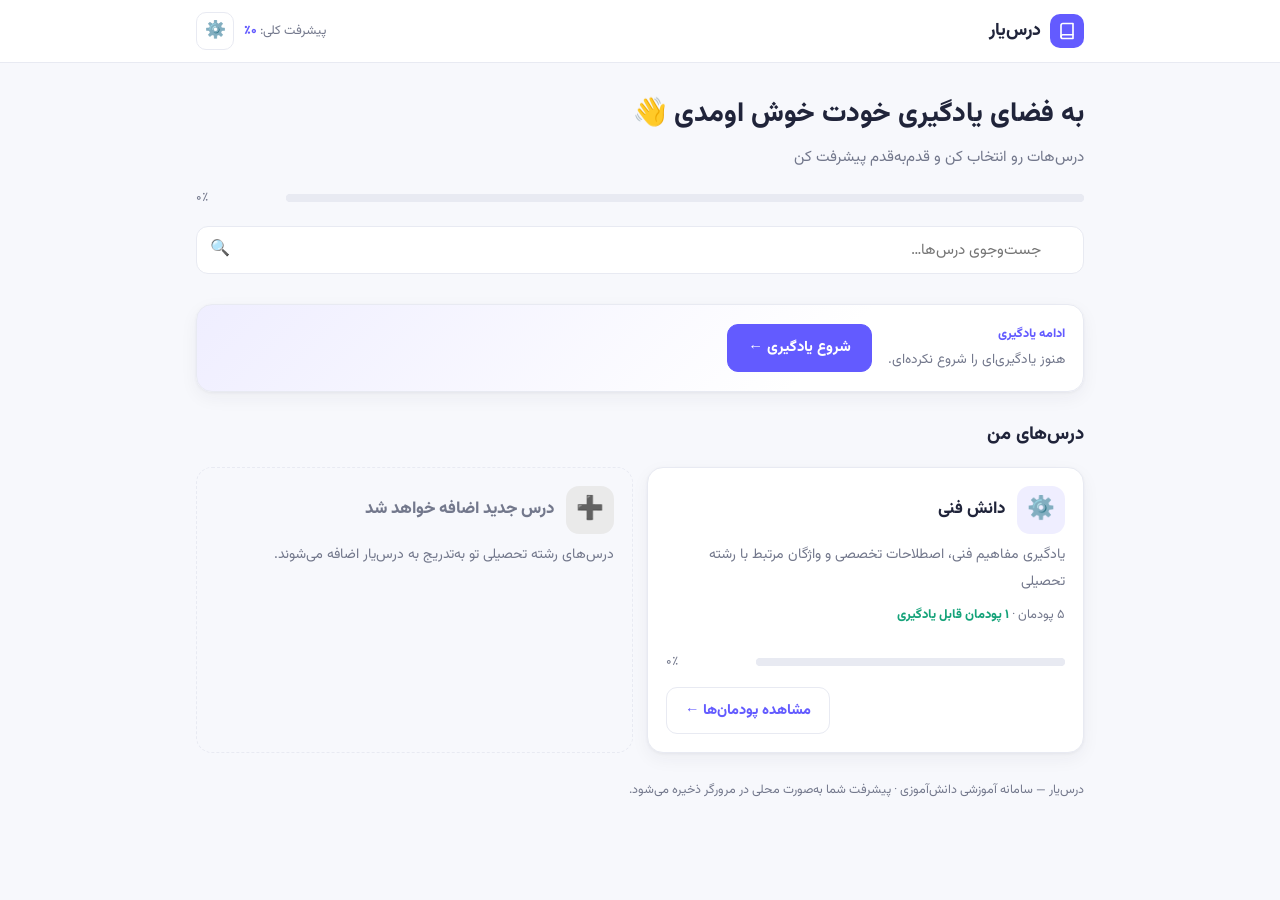
<file: index.html>
<!DOCTYPE html>
<html lang="fa" dir="rtl">
<head>
<meta charset="UTF-8">
<meta name="viewport" content="width=device-width, initial-scale=1.0">
<meta name="description" content="درس‌یار — سامانه آموزشی دانش‌آموزی: درس‌های خود را انتخاب کنید، وارد پودمان‌ها شوید و قدم‌به‌قدم پیشرفت کنید.">
<title>درس‌یار — فضای یادگیری تو</title>
<link rel="preload" href="fonts/Vazirmatn-Regular.woff2" as="font" type="font/woff2" crossorigin>
<link rel="preload" href="fonts/Vazirmatn-ExtraBold.woff2" as="font" type="font/woff2" crossorigin>
<link rel="stylesheet" href="darsyar.css">
<style>
  @font-face{
    font-family:"Vazirmatn";
    src:url("fonts/Vazirmatn-Regular.woff2") format("woff2-variations");
    font-weight:400;font-style:normal;font-display:swap;
  }
  @font-face{
    font-family:"Vazirmatn";
    src:url("fonts/Vazirmatn-ExtraBold.woff2") format("woff2-variations");
    font-weight:800;font-style:normal;font-display:swap;
  }
</style>
</head>
<body>

<header class="site-header">
  <div class="wrap head-row">
    <a class="brand" href="index.html">
      <span class="logo" aria-hidden="true">
        <svg width="18" height="18" viewBox="0 0 24 24" fill="none" stroke="currentColor" stroke-width="2.2" stroke-linecap="round" stroke-linejoin="round"><path d="M4 19.5A2.5 2.5 0 0 1 6.5 17H20"/><path d="M6.5 2H20v20H6.5A2.5 2.5 0 0 1 4 19.5v-15A2.5 2.5 0 0 1 6.5 2z"/></svg>
      </span>
      درس‌یار
    </a>
    <div class="head-tools">
      <span class="overall-chip" id="head-progress"></span>
      <button class="icon-btn" id="btn-settings" aria-label="تنظیمات" title="تنظیمات">⚙️</button>
    </div>
  </div>
</header>

<main class="wrap">
  <section class="hero">
    <h1>به فضای یادگیری خودت خوش اومدی 👋</h1>
    <p class="sub">درس‌هات رو انتخاب کن و قدم‌به‌قدم پیشرفت کن</p>
    <div class="overall-wrap">
      <progress id="overall-progress" value="0" max="100" aria-label="پیشرفت کلی"></progress>
      <span class="progress-label" id="overall-label">۰٪</span>
    </div>
    <div class="search-wrap">
      <input type="search" id="course-search" placeholder="جست‌وجوی درس‌ها…" aria-label="جست‌وجوی درس‌ها">
      <span class="icon" aria-hidden="true">🔍</span>
    </div>
  </section>

  <section class="continue" id="continue-card" aria-live="polite"></section>

  <section>
    <div class="sec-head">
      <h2>درس‌های من</h2>
    </div>
    <div class="courses" id="courses"></div>
    <div class="empty" id="courses-empty" hidden>درسی مطابق جست‌وجو پیدا نشد.</div>
  </section>
</main>

<dialog id="settings-dialog">
  <h3>تنظیمات</h3>
  <p id="settings-progress"></p>
  <p>پیشرفت تو فقط در همین مرورگر (localStorage) ذخیره می‌شود؛ پاک‌کردن داده‌های مرورگر، پیشرفت را هم حذف می‌کند.</p>
  <div class="actions">
    <button class="btn-danger" id="btn-reset-all">پاک‌کردن کل پیشرفت</button>
    <button class="btn-plain" id="btn-close-settings">بستن</button>
  </div>
</dialog>

<footer>
  درس‌یار — سامانه آموزشی دانش‌آموزی · پیشرفت شما به‌صورت محلی در مرورگر ذخیره می‌شود.
</footer>

<script src="darsyar-data.js"></script>
<script>
"use strict";
const $id = (id) => document.getElementById(id);
const FA_D = "۰۱۲۳۴۵۶۷۸۹";
const faNum = (v) => String(v).replace(/\d/g, (d) => FA_D[+d]);

function overall(){
  let learned = 0, total = 0;
  DARSYAR.courses.forEach(c => {
    const p = darsyarOverallProgress(c);
    learned += p.learned; total += p.total;
  });
  return { learned, total, pct: total ? Math.round((learned / total) * 100) : 0 };
}

function renderOverall(){
  const o = overall();
  $id("overall-progress").value = o.pct;
  $id("overall-label").textContent = faNum(o.pct) + "٪";
  $id("head-progress").innerHTML = "پیشرفت کلی: <b>" + faNum(o.pct) + "٪</b>";
  $id("settings-progress").textContent =
    "تا این لحظه " + faNum(o.learned) + " مورد از " + faNum(o.total) + " مورد را یاد گرفته‌ای.";
}

/* ---------- ادامه یادگیری ---------- */
function renderContinue(){
  const box = $id("continue-card");
  let last = null;
  try { last = JSON.parse(localStorage.getItem("darsyar_last") || "null"); } catch(e){ last = null; }
  box.textContent = "";
  if (last && last.url){
    const info = document.createElement("div");
    info.className = "info";
    info.append(Object.assign(document.createElement("div"), { className:"label", textContent:"ادامه یادگیری" }));
    info.append(Object.assign(document.createElement("div"), { className:"title", textContent:last.title }));
    const status = document.createElement("span");
    status.className = "status";
    status.textContent = "در حال یادگیری";
    const btn = document.createElement("a");
    btn.className = "btn-primary";
    btn.href = last.url;
    btn.textContent = "ادامه بده ←";
    box.append(info, status, btn);
  } else {
    const info = document.createElement("div");
    info.className = "info";
    info.append(Object.assign(document.createElement("div"), { className:"label", textContent:"ادامه یادگیری" }));
    info.append(Object.assign(document.createElement("div"), { className:"hint", textContent:"هنوز یادگیری‌ای را شروع نکرده‌ای." }));
    const btn = document.createElement("a");
    btn.className = "btn-primary";
    btn.href = "danesh-fani.html";
    btn.textContent = "شروع یادگیری ←";
    box.append(info, btn);
  }
}

/* ---------- کارت‌های درس ---------- */
function courseCard(course){
  const card = document.createElement("article");
  card.className = "course-card";
  card.dataset.search = (course.title + " " + course.desc).toLowerCase();

  const top = document.createElement("div");
  top.className = "top";
  top.append(Object.assign(document.createElement("span"), { className:"icon", textContent:course.icon, ariaHidden:"true" }));
  const h3 = document.createElement("h3");
  h3.textContent = course.title;
  top.append(h3);
  card.append(top);

  card.append(Object.assign(document.createElement("p"), { className:"desc", textContent:course.desc }));

  const ready = course.modules.filter(m => m.status === "ready").length;
  const p = darsyarOverallProgress(course);
  const meta = document.createElement("div");
  meta.className = "meta";
  meta.innerHTML = faNum(course.modules.length) + " پودمان · <b>" + faNum(ready) + " پودمان قابل یادگیری</b>";
  card.append(meta);

  const pw = document.createElement("div");
  pw.className = "overall-wrap";
  const bar = document.createElement("progress");
  bar.value = p.pct; bar.max = 100;
  bar.setAttribute("aria-label", "پیشرفت درس " + course.title);
  const lbl = document.createElement("span");
  lbl.className = "progress-label";
  lbl.textContent = faNum(p.pct) + "٪";
  pw.append(bar, lbl);
  card.append(pw);

  const foot = document.createElement("div");
  foot.className = "foot";
  const link = document.createElement("a");
  link.className = "btn-ghost";
  link.href = course.page;
  link.textContent = "مشاهده پودمان‌ها ←";
  foot.append(link);
  card.append(foot);
  return card;
}

function comingCourseCard(){
  const card = document.createElement("article");
  card.className = "course-card card-coming";
  const top = document.createElement("div");
  top.className = "top";
  top.append(Object.assign(document.createElement("span"), { className:"icon", textContent:"➕", ariaHidden:"true" }));
  top.append(Object.assign(document.createElement("h3"), { textContent:"درس جدید اضافه خواهد شد" }));
  card.append(top);
  card.append(Object.assign(document.createElement("p"), { className:"desc",
    textContent:"درس‌های رشته تحصیلی تو به‌تدریج به درس‌یار اضافه می‌شوند." }));
  return card;
}

function renderCourses(filter){
  const wrap = $id("courses");
  wrap.textContent = "";
  const q = (filter || "").trim().toLowerCase();
  let shown = 0;
  DARSYAR.courses.forEach(course => {
    const card = courseCard(course);
    if (!q || card.dataset.search.includes(q)){ wrap.append(card); shown++; }
  });
  if (!q){ wrap.append(comingCourseCard()); shown++; }
  $id("courses-empty").hidden = shown > 0;
}

/* ---------- تنظیمات ---------- */
$id("btn-settings").addEventListener("click", () => $id("settings-dialog").showModal());
$id("btn-close-settings").addEventListener("click", () => $id("settings-dialog").close());
$id("btn-reset-all").addEventListener("click", () => {
  if (!confirm("همهٔ پیشرفت یادگیری در همهٔ درس‌ها و پودمان‌ها پاک شود؟ این عمل قابل بازگشت نیست.")) return;
  ["elq_learned","elq_rate","elq_accent","elq_voice","darsyar_last"].forEach(k => localStorage.removeItem(k));
  renderOverall();
  renderContinue();
  renderCourses($id("course-search").value);
  $id("settings-dialog").close();
});

$id("course-search").addEventListener("input", (e) => renderCourses(e.target.value));

renderOverall();
renderContinue();
renderCourses("");
</script>
</body>
</html>
</file>
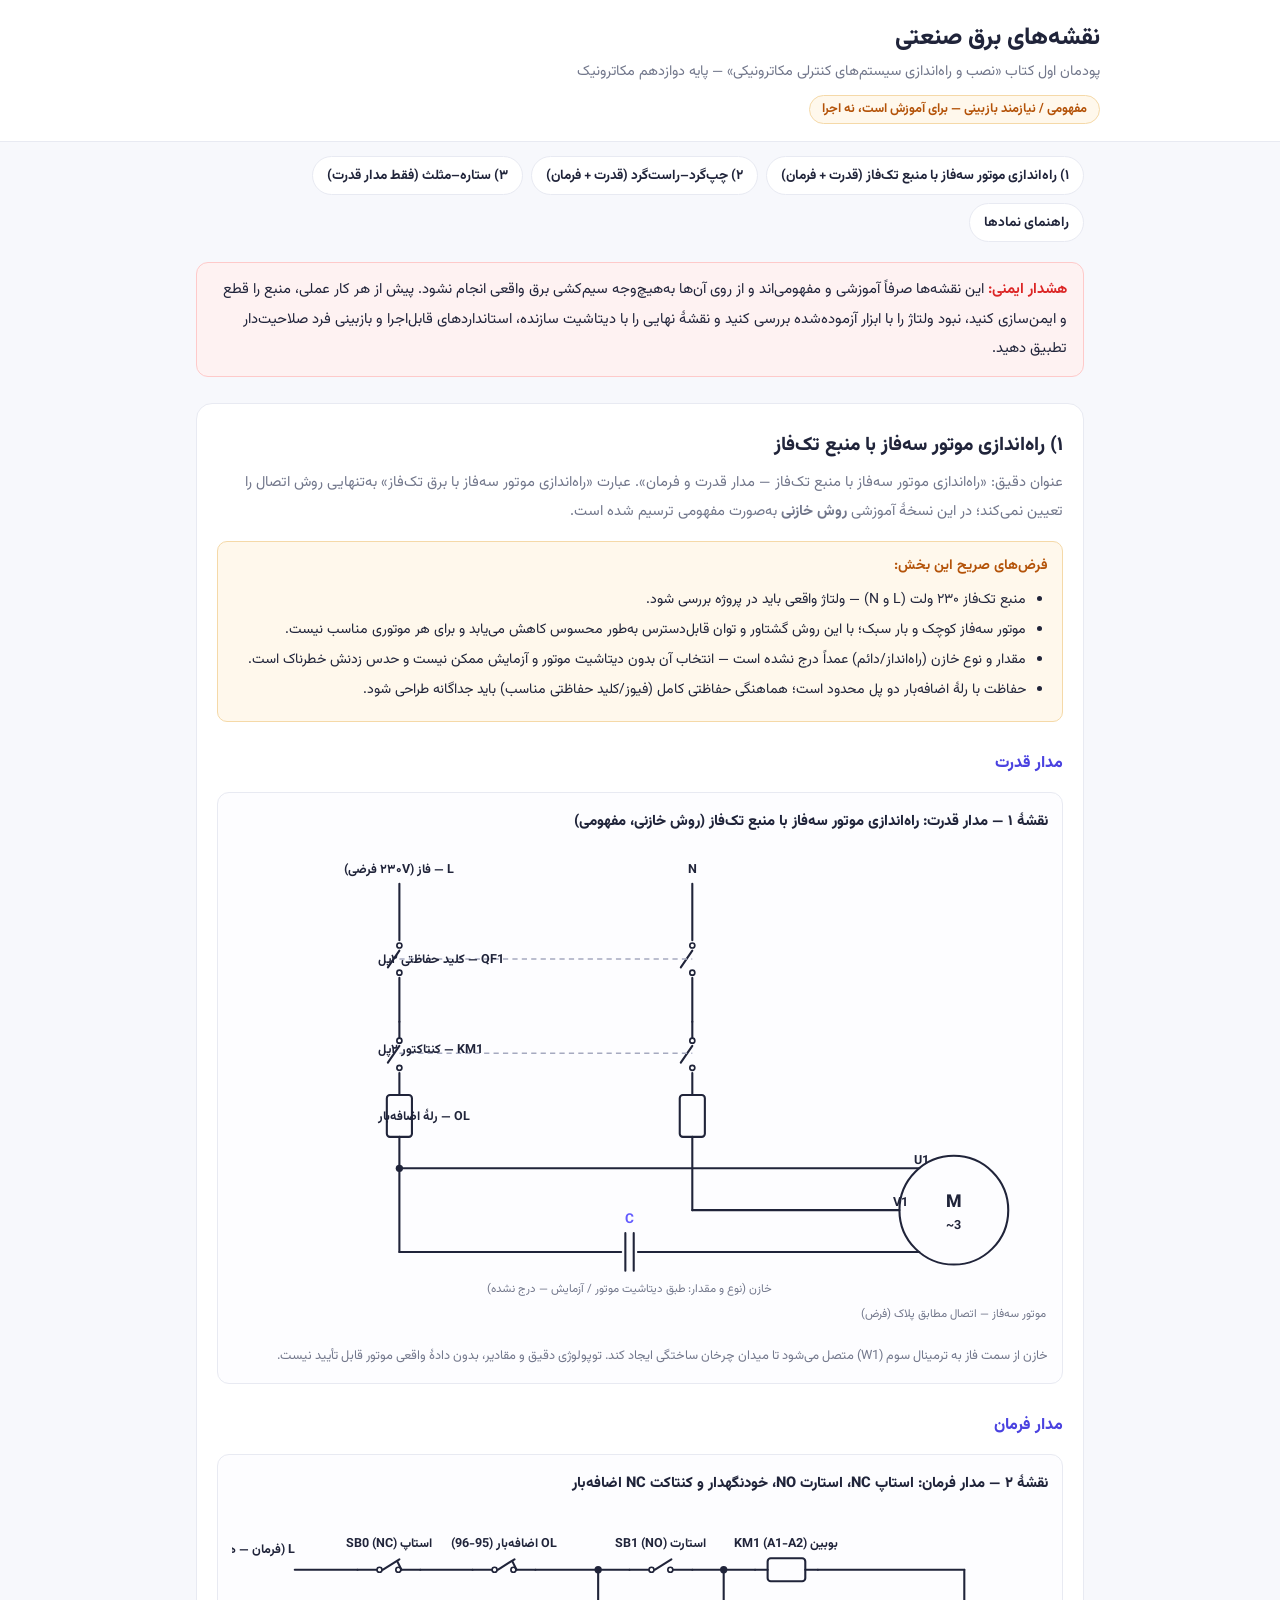
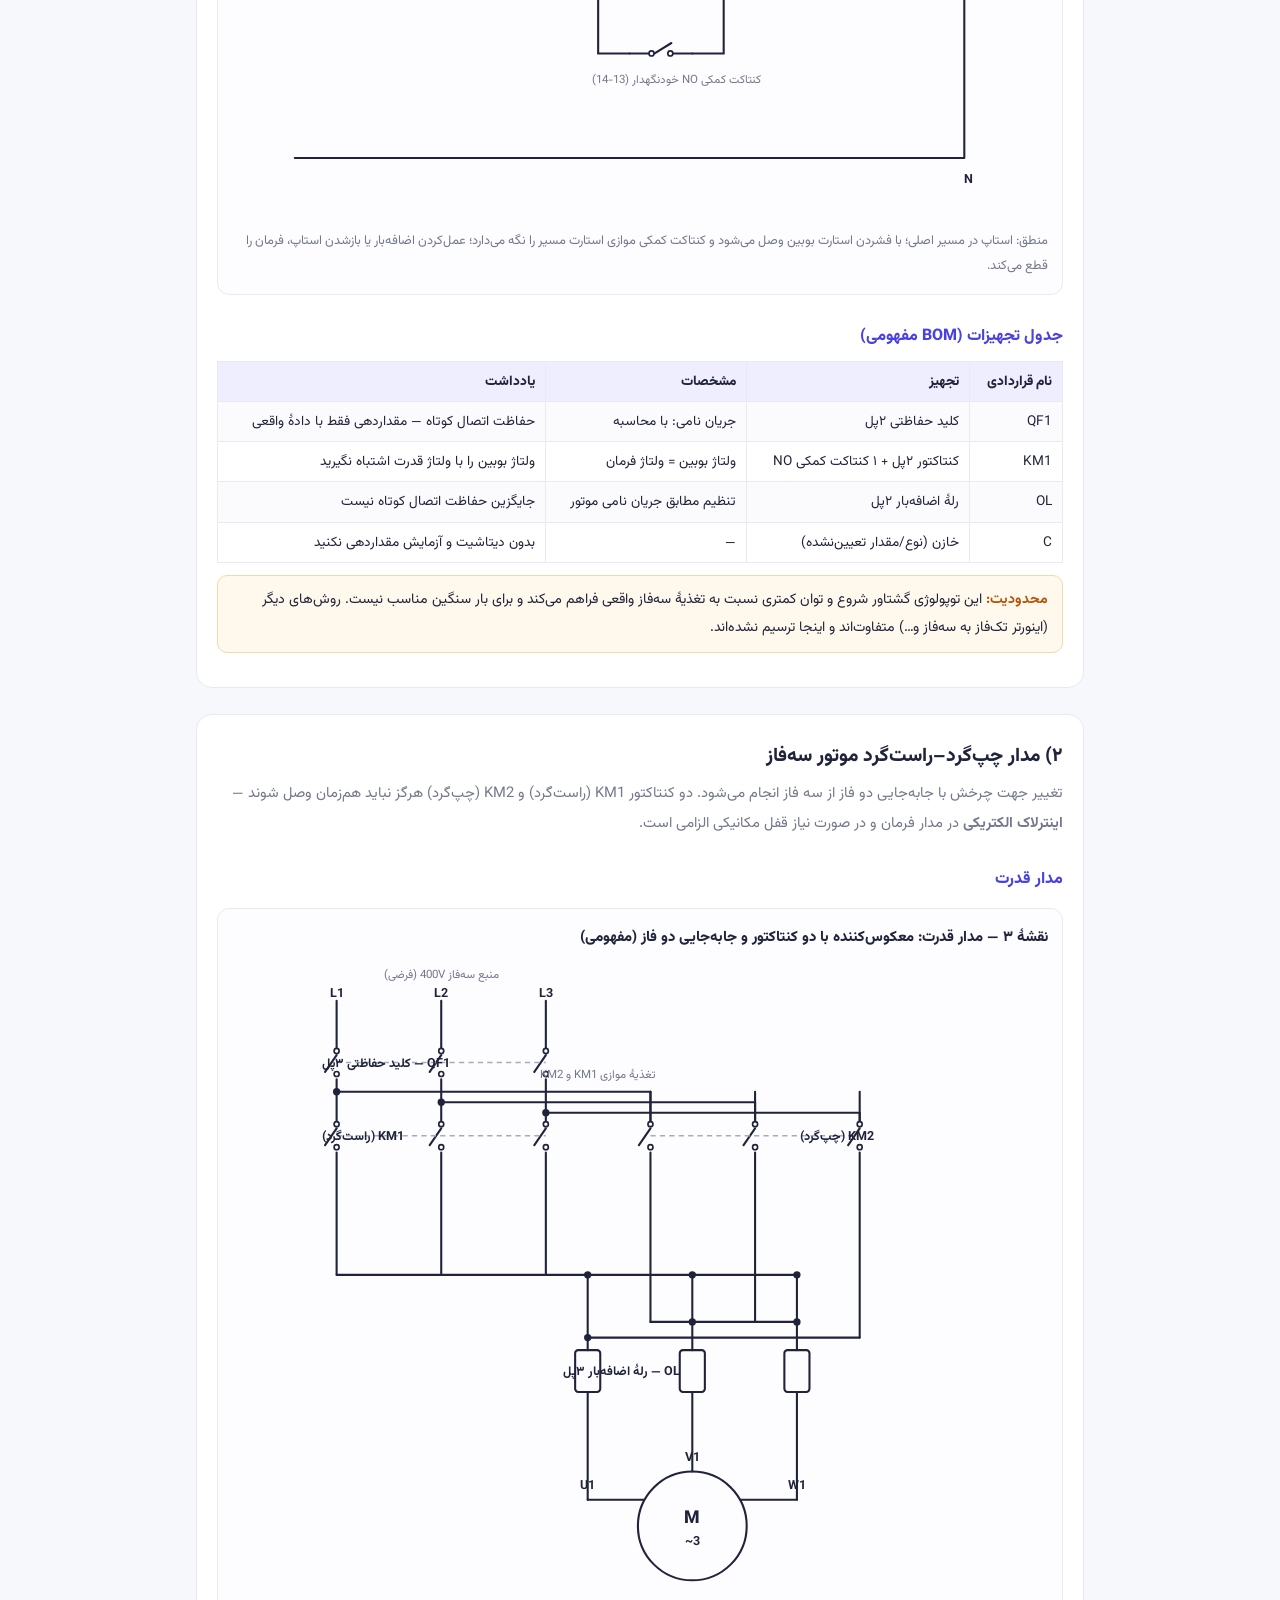
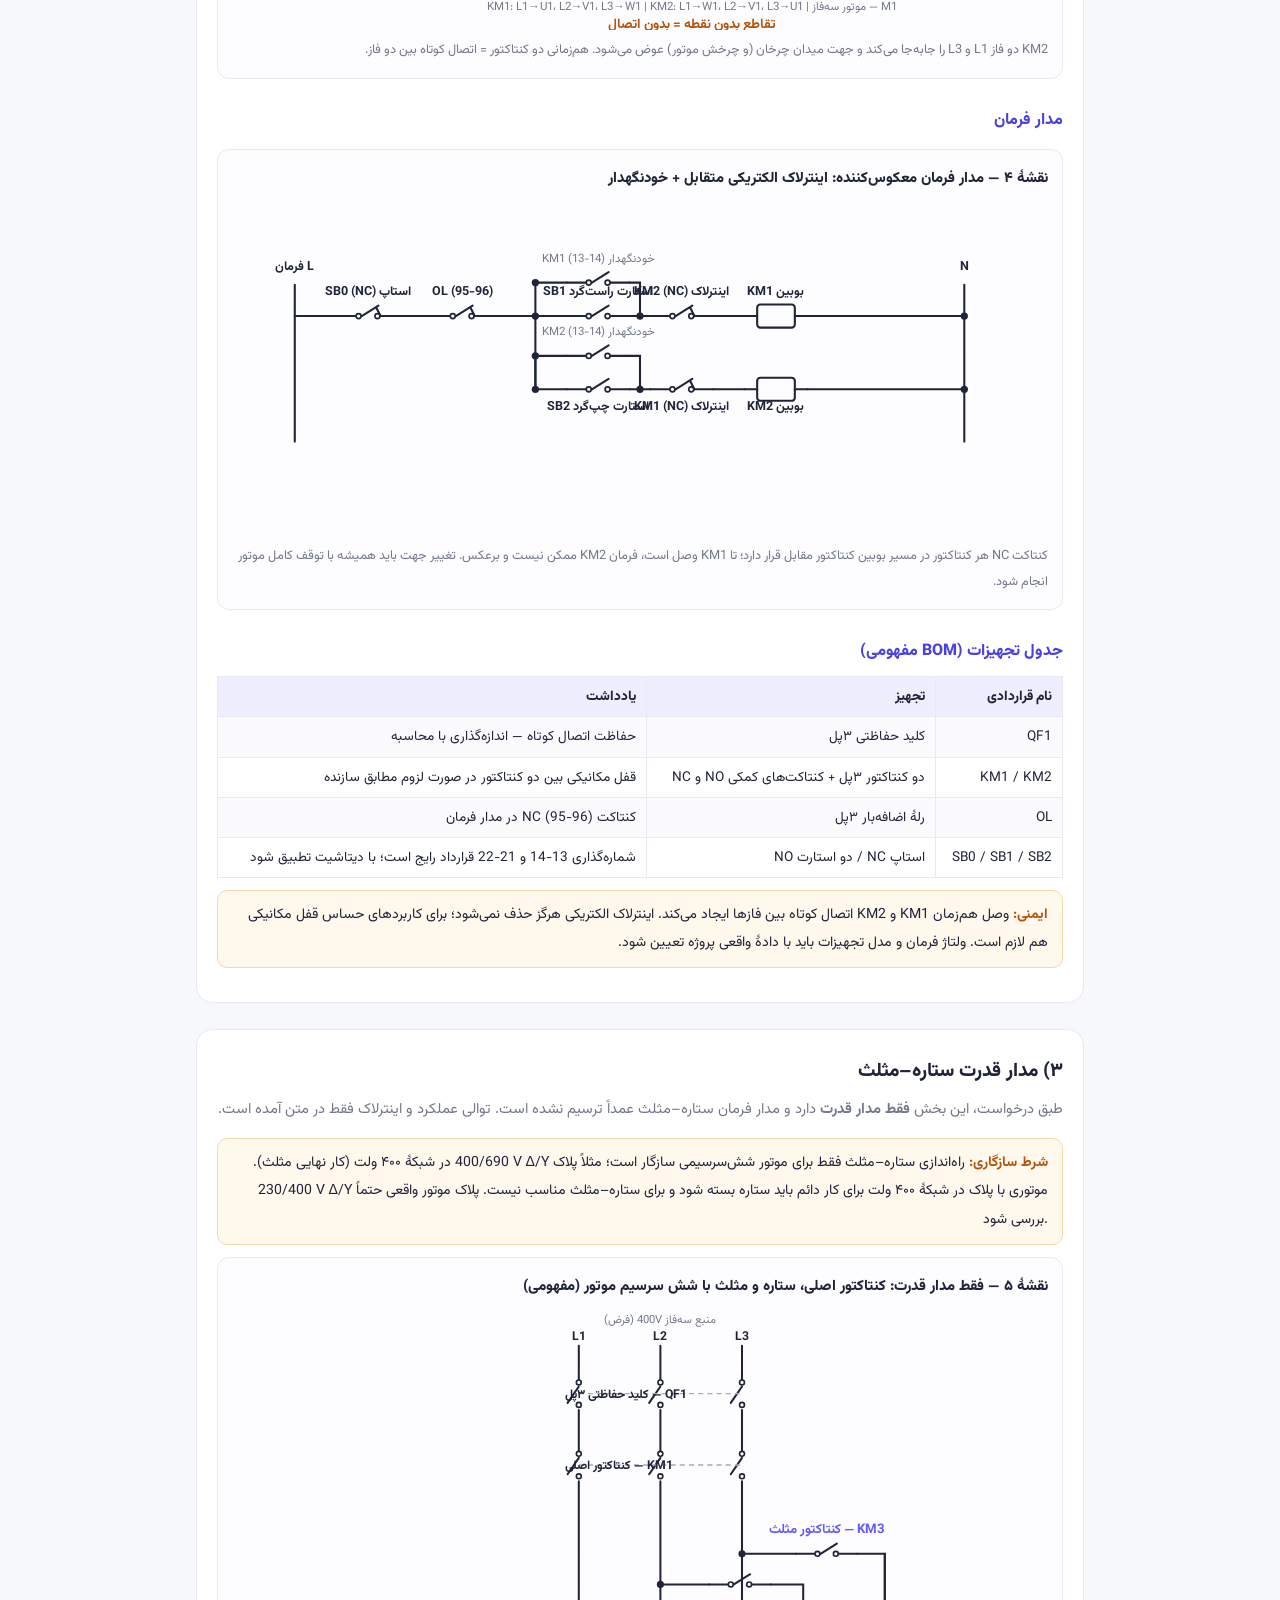
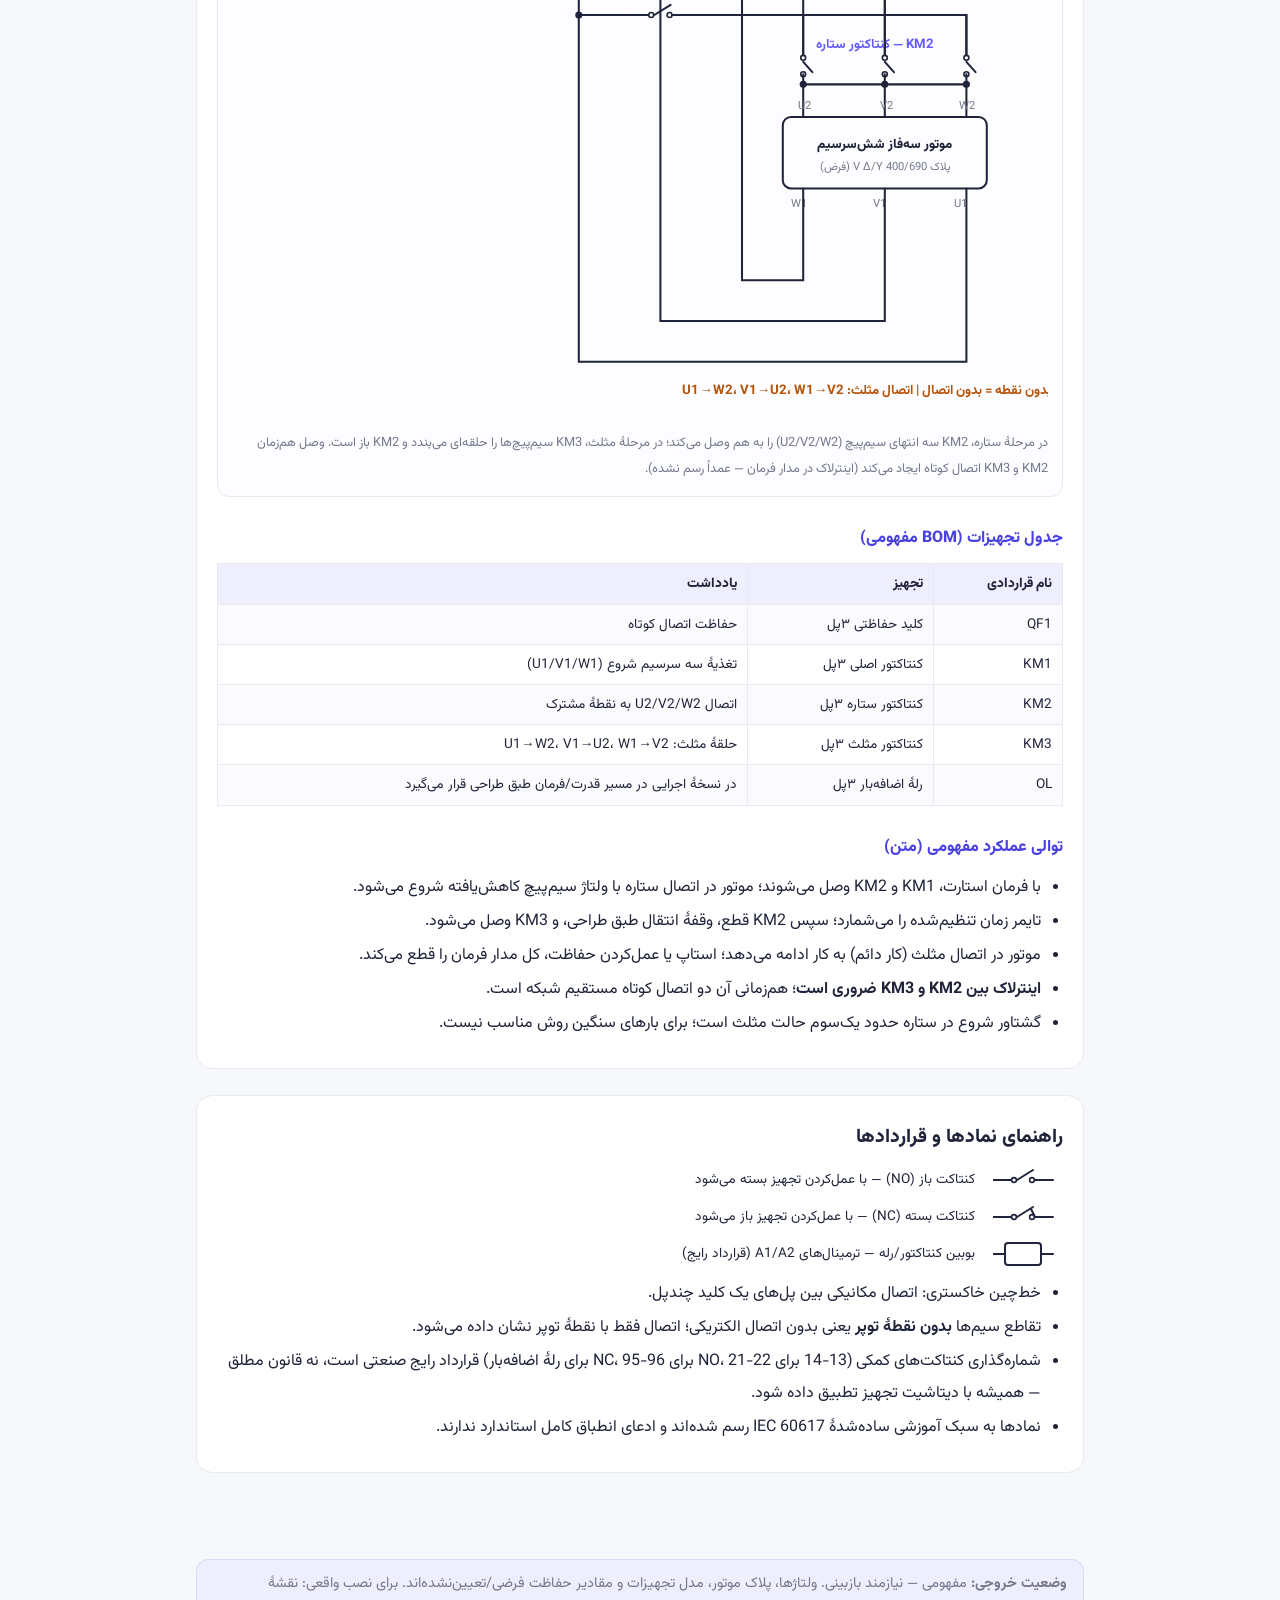
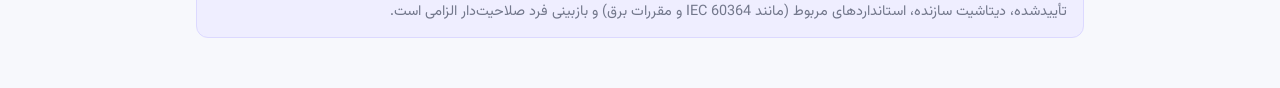
<file: barq-sanati.html>
<!DOCTYPE html>
<html lang="fa" dir="rtl">
<head>
<meta charset="UTF-8">
<meta name="viewport" content="width=device-width, initial-scale=1.0">
<meta name="description" content="نقشه‌های آموزشی برق صنعتی — پودمان اول کتاب نصب و راه‌اندازی سیستم‌های کنترلی مکاترونیکی: راه‌اندازی با منبع تک‌فاز، چپ‌گرد/راست‌گرد و مدار قدرت ستاره–مثلث.">
<title>نقشه‌های برق صنعتی — پودمان اول | نصب و راه‌اندازی سیستم‌های کنترلی مکاترونیکی</title>
<link rel="preload" href="fonts/Vazirmatn-Regular.woff2" as="font" type="font/woff2" crossorigin>
<link rel="preload" href="fonts/Vazirmatn-ExtraBold.woff2" as="font" type="font/woff2" crossorigin>
<style>
  @font-face{
    font-family:"Vazirmatn";
    src:url("fonts/Vazirmatn-Regular.woff2") format("woff2");
    font-weight:400;font-style:normal;font-display:swap;
  }
  @font-face{
    font-family:"Vazirmatn";
    src:url("fonts/Vazirmatn-Bold.woff2") format("woff2");
    font-weight:700;font-style:normal;font-display:swap;
  }
  @font-face{
    font-family:"Vazirmatn";
    src:url("fonts/Vazirmatn-ExtraBold.woff2") format("woff2");
    font-weight:800;font-style:normal;font-display:swap;
  }
  :root{
    --bg:#F7F8FC; --card:#FFFFFF; --primary:#635BFF; --primary-soft:#EFEEFF;
    --text:#20243A; --muted:#73788C; --border:#E8EAF2;
    --ok:#16A37A; --warn:#B45309; --warn-bg:#FFF8EC; --danger:#DC2626; --danger-bg:#FEF2F2;
  }
  *{box-sizing:border-box}
  body{
    margin:0;background:var(--bg);color:var(--text);
    font-family:"Vazirmatn","Noto Sans Arabic",sans-serif;
    font-size:16px;line-height:2;
  }
  header{
    background:var(--card);border-bottom:1px solid var(--border);
    padding:20px 16px 16px;
  }
  .head-inner{max-width:920px;margin:0 auto}
  h1{font-size:1.5rem;font-weight:800;margin:0 0 2px;line-height:1.5}
  .head-sub{color:var(--muted);font-size:.9rem;margin:0}
  .badge{
    display:inline-block;background:var(--warn-bg);color:var(--warn);
    border:1px solid #F5D9A8;border-radius:999px;padding:1px 12px;
    font-size:.8rem;font-weight:700;margin-top:8px;
  }
  nav.toc{
    max-width:920px;margin:14px auto 0;padding:0 16px;
    display:flex;flex-wrap:wrap;gap:8px;
  }
  nav.toc a{
    background:var(--card);border:1px solid var(--border);border-radius:999px;
    padding:5px 14px;font-size:.85rem;font-weight:700;color:var(--text);
    text-decoration:none;transition:border-color .15s;
  }
  nav.toc a:hover{border-color:var(--primary);color:var(--primary)}
  main{max-width:920px;margin:0 auto;padding:20px 16px 60px}
  .banner{
    background:var(--danger-bg);border:1px solid #FECACA;border-radius:12px;
    padding:12px 16px;margin:0 0 26px;font-size:.92rem;
  }
  .banner b{color:var(--danger)}
  section{
    background:var(--card);border:1px solid var(--border);border-radius:16px;
    padding:22px 20px;margin-bottom:26px;
  }
  h2{font-size:1.2rem;font-weight:800;margin:0 0 4px}
  h3{font-size:1rem;font-weight:800;margin:26px 0 8px;color:var(--primary-dark,#4A42E0)}
  .sec-desc{color:var(--muted);font-size:.92rem;margin:0 0 14px}
  .fig{
    border:1px solid var(--border);border-radius:12px;background:#FDFDFF;
    padding:14px;margin:12px 0;overflow-x:auto;
  }
  .fig-title{font-weight:800;font-size:.92rem;margin:0 0 8px}
  .fig svg{display:block;max-width:100%;height:auto;margin:0 auto}
  .fig figcaption,.fig .fig-note{font-size:.8rem;color:var(--muted);margin-top:8px}
  table{width:100%;border-collapse:collapse;font-size:.85rem;margin:8px 0 4px}
  th,td{border:1px solid var(--border);padding:6px 10px;text-align:start;vertical-align:top}
  th{background:var(--primary-soft);font-weight:800;white-space:nowrap}
  tr:nth-child(even) td{background:#FBFBFE}
  ul{margin:6px 0;padding-inline-start:22px}
  li{margin-bottom:2px}
  .warnbox{
    background:var(--warn-bg);border:1px solid #F5D9A8;border-radius:10px;
    padding:10px 14px;font-size:.88rem;margin:12px 0;
  }
  .warnbox b{color:var(--warn)}
  .legend-row{display:flex;flex-wrap:wrap;gap:18px;align-items:center;margin:10px 0;font-size:.85rem}
  .legend-row svg{flex:0 0 auto}
  footer{
    max-width:920px;margin:0 auto;padding:0 16px 50px;
    color:var(--muted);font-size:.85rem;
  }
  .status{
    background:var(--primary-soft);border:1px solid #DCD9FF;border-radius:12px;
    padding:10px 16px;font-size:.9rem;
  }
  /* ---------- SVG مشترک ---------- */
  svg .wire{stroke:#20243A;stroke-width:2;fill:none;stroke-linecap:round}
  svg .mech{stroke:#A6AAC0;stroke-width:1.4;stroke-dasharray:5 4;fill:none}
  svg .dot{fill:#20243A}
  svg .term{fill:#fff;stroke:#20243A;stroke-width:1.6}
  svg text{font-family:"Vazirmatn","Noto Sans Arabic",sans-serif;font-size:13px;fill:#20243A}
  svg .lbl{font-size:12px;font-weight:700}
  svg .small{font-size:11px;fill:#73788C}
  svg .tag{fill:#635BFF;font-weight:700}
  svg .warn-t{fill:#B45309;font-weight:700}
  @media (max-width:640px){
    body{font-size:15px}
    h1{font-size:1.2rem}
    section{padding:16px 14px}
    svg text{font-size:12px}
  }
  @media print{
    body{background:#fff}
    nav.toc{display:none}
    section{border:none;padding:0 0 18px;break-inside:avoid-page}
    .fig{break-inside:avoid}
  }
</style>
</head>
<body>

<header>
  <div class="head-inner">
    <h1>نقشه‌های برق صنعتی</h1>
    <p class="head-sub">پودمان اول کتاب «نصب و راه‌اندازی سیستم‌های کنترلی مکاترونیکی» — پایه دوازدهم مکاترونیک</p>
    <span class="badge">مفهومی / نیازمند بازبینی — برای آموزش است، نه اجرا</span>
  </div>
</header>

<nav class="toc" aria-label="فهرست نقشه‌ها">
  <a href="#s1">۱) راه‌اندازی موتور سه‌فاز با منبع تک‌فاز (قدرت + فرمان)</a>
  <a href="#s2">۲) چپ‌گرد–راست‌گرد (قدرت + فرمان)</a>
  <a href="#s3">۳) ستاره–مثلث (فقط مدار قدرت)</a>
  <a href="#legend">راهنمای نمادها</a>
</nav>

<main>
  <div class="banner">
    <b>هشدار ایمنی:</b> این نقشه‌ها صرفاً آموزشی و مفهومی‌اند و از روی آن‌ها به‌هیچ‌وجه سیم‌کشی برق واقعی انجام نشود.
    پیش از هر کار عملی، منبع را قطع و ایمن‌سازی کنید، نبود ولتاژ را با ابزار آزموده‌شده بررسی کنید و نقشهٔ نهایی را
    با دیتاشیت سازنده، استانداردهای قابل‌اجرا و بازبینی فرد صلاحیت‌دار تطبیق دهید.
  </div>

  <!-- ================= بخش ۱ ================= -->
  <section id="s1">
    <h2>۱) راه‌اندازی موتور سه‌فاز با منبع تک‌فاز</h2>
    <p class="sec-desc">عنوان دقیق: «راه‌اندازی موتور سه‌فاز با منبع تک‌فاز — مدار قدرت و فرمان». عبارت «راه‌اندازی موتور سه‌فاز با برق تک‌فاز» به‌تنهایی روش اتصال را تعیین نمی‌کند؛ در این نسخهٔ آموزشی <b>روش خازنی</b> به‌صورت مفهومی ترسیم شده است.</p>

    <div class="warnbox">
      <b>فرض‌های صریح این بخش:</b>
      <ul>
        <li>منبع تک‌فاز ۲۳۰ ولت (L و N) — ولتاژ واقعی باید در پروژه بررسی شود.</li>
        <li>موتور سه‌فاز کوچک و بار سبک؛ با این روش گشتاور و توان قابل‌دسترس به‌طور محسوس کاهش می‌یابد و برای هر موتوری مناسب نیست.</li>
        <li>مقدار و نوع خازن (راه‌انداز/دائم) عمداً درج نشده است — انتخاب آن بدون دیتاشیت موتور و آزمایش ممکن نیست و حدس زدنش خطرناک است.</li>
        <li>حفاظت با رلهٔ اضافه‌بار دو پل محدود است؛ هماهنگی حفاظتی کامل (فیوز/کلید حفاظتی مناسب) باید جداگانه طراحی شود.</li>
      </ul>
    </div>

    <h3>مدار قدرت</h3>
    <figure class="fig">
      <div class="fig-title">نقشهٔ ۱ — مدار قدرت: راه‌اندازی موتور سه‌فاز با منبع تک‌فاز (روش خازنی، مفهومی)</div>
      <svg viewBox="0 0 780 470" role="img" aria-label="مدار قدرت راه‌اندازی موتور سه‌فاز با منبع تک‌فاز">
        <!-- منبع -->
        <text x="160" y="28" text-anchor="middle" class="lbl">L — فاز (۲۳۰V فرضی)</text>
        <text x="440" y="28" text-anchor="middle" class="lbl">N</text>
        <!-- مسیر L -->
        <path class="wire" d="M160 38 V92"/>
        <circle class="term" cx="160" cy="97" r="2.4"/>
        <path class="wire" d="M160 102 L149 118"/>
        <circle class="term" cx="160" cy="123" r="2.4"/>
        <path class="wire" d="M160 128 V170"/>
        <!-- مسیر N -->
        <path class="wire" d="M440 38 V92"/>
        <circle class="term" cx="440" cy="97" r="2.4"/>
        <path class="wire" d="M440 102 L429 118"/>
        <circle class="term" cx="440" cy="123" r="2.4"/>
        <path class="wire" d="M440 128 V170"/>
        <!-- اتصال مکانیکی QF1 -->
        <path class="mech" d="M160 110 H440"/>
        <text x="140" y="114" text-anchor="end" class="lbl">QF1 — کلید حفاظتی ۲پل</text>
        <!-- KM1 -->
        <path class="wire" d="M160 170 V186"/>
        <circle class="term" cx="160" cy="188" r="2.4"/>
        <path class="wire" d="M160 193 L149 209"/>
        <circle class="term" cx="160" cy="214" r="2.4"/>
        <path class="wire" d="M160 219 V240"/>
        <path class="wire" d="M440 170 V186"/>
        <circle class="term" cx="440" cy="188" r="2.4"/>
        <path class="wire" d="M440 193 L429 209"/>
        <circle class="term" cx="440" cy="214" r="2.4"/>
        <path class="wire" d="M440 219 V240"/>
        <path class="mech" d="M160 200 H440"/>
        <text x="140" y="200" text-anchor="end" class="lbl">KM1 — کنتاکتور ۲پل</text>
        <!-- رله اضافه‌بار -->
        <rect class="wire" x="148" y="240" width="24" height="40" rx="3" fill="#fff"/>
        <rect class="wire" x="428" y="240" width="24" height="40" rx="3" fill="#fff"/>
        <path class="wire" d="M160 280 V310 M440 280 V350"/>
        <text x="140" y="264" text-anchor="end" class="lbl">OL — رلهٔ اضافه‌بار</text>
        <!-- گره L و شاخه خازن -->
        <circle class="dot" cx="160" cy="310" r="3.5"/>
        <path class="wire" d="M160 310 V390"/>
        <!-- U1 -->
        <path class="wire" d="M160 310 H657"/>
        <text x="666" y="306" class="lbl">U1</text>
        <!-- V1 -->
        <path class="wire" d="M440 350 H638"/>
        <text x="646" y="346" class="lbl">V1</text>
        <!-- خازن -->
        <path class="wire" d="M160 390 H372"/>
        <path class="wire" d="M388 390 H657"/>
        <path class="wire" d="M376 372 V408 M384 372 V408"/>
        <text x="380" y="362" text-anchor="middle" class="tag">C</text>
        <text x="380" y="428" text-anchor="middle" class="small">خازن (نوع و مقدار: طبق دیتاشیت موتور / آزمایش — درج نشده)</text>
        <!-- موتور -->
        <circle class="wire" cx="690" cy="350" r="52" fill="#fff"/>
        <text x="690" y="347" text-anchor="middle" style="font-weight:800;font-size:17px">M</text>
        <text x="690" y="368" text-anchor="middle" class="lbl">3~</text>
        <text x="690" y="452" text-anchor="middle" class="small">موتور سه‌فاز — اتصال مطابق پلاک (فرض)</text>
      </svg>
      <figcaption>خازن از سمت فاز به ترمینال سوم (W1) متصل می‌شود تا میدان چرخان ساختگی ایجاد کند. توپولوژی دقیق و مقادیر، بدون دادهٔ واقعی موتور قابل تأیید نیست.</figcaption>
    </figure>

    <h3>مدار فرمان</h3>
    <figure class="fig">
      <div class="fig-title">نقشهٔ ۲ — مدار فرمان: استاپ NC، استارت NO، خودنگهدار و کنتاکت NC اضافه‌بار</div>
      <svg viewBox="0 0 780 300" role="img" aria-label="مدار فرمان راه‌اندازی تک‌فاز">
        <defs>
          <g id="nc-h">
            <path class="wire" d="M0 12 H18"/><circle class="term" cx="21" cy="12" r="2.4"/>
            <path class="wire" d="M24 12 L40 2"/><circle class="term" cx="39" cy="12" r="2.4"/>
            <path class="wire" d="M42 12 L38 4"/>
            <path class="wire" d="M42 12 H60"/>
          </g>
          <g id="no-h">
            <path class="wire" d="M0 12 H18"/><circle class="term" cx="21" cy="12" r="2.4"/>
            <path class="wire" d="M24 12 L40 2"/><circle class="term" cx="39" cy="12" r="2.4"/>
            <path class="wire" d="M42 12 H60"/>
          </g>
          <g id="coil-h">
            <rect class="wire" x="12" y="1" width="36" height="22" rx="3" fill="#fff"/>
            <path class="wire" d="M0 12 H12 M48 12 H60"/>
          </g>
        </defs>
        <!-- ریل‌ها (قطعه‌قطعه تا روی عناصر اتصال کوتاه نشود) -->
        <path class="wire" d="M60 60 H120 M180 60 H230 M290 60 H380 M440 60 H500 M560 60 H700"/>
        <path class="wire" d="M60 240 H700 M700 60 V240"/>
        <text x="60" y="44" class="lbl">L (فرمان — همان منبع تک‌فاز، فرض)</text>
        <text x="700" y="264" text-anchor="end" class="lbl">N</text>
        <!-- زنجیره -->
        <use href="#nc-h" x="120" y="48"/>
        <text x="150" y="38" text-anchor="middle" class="lbl">استاپ SB0 (NC)</text>
        <use href="#nc-h" x="230" y="48"/>
        <text x="260" y="38" text-anchor="middle" class="lbl">OL اضافه‌بار (95-96)</text>
        <circle class="dot" cx="350" cy="60" r="3.5"/>
        <use href="#no-h" x="380" y="48"/>
        <text x="410" y="38" text-anchor="middle" class="lbl">استارت SB1 (NO)</text>
        <circle class="dot" cx="470" cy="60" r="3.5"/>
        <use href="#coil-h" x="500" y="48"/>
        <text x="530" y="38" text-anchor="middle" class="lbl">بوبین KM1 (A1-A2)</text>
        <!-- خودنگهدار -->
        <path class="wire" d="M350 60 V140 H380"/>
        <use href="#no-h" x="380" y="128"/>
        <path class="wire" d="M440 140 H470 V60"/>
        <text x="425" y="168" text-anchor="middle" class="small">کنتاکت کمکی NO خودنگهدار (13-14)</text>
      </svg>
      <figcaption>منطق: استاپ در مسیر اصلی؛ با فشردن استارت بوبین وصل می‌شود و کنتاکت کمکی موازی استارت مسیر را نگه می‌دارد؛ عمل‌کردن اضافه‌بار یا بازشدن استاپ، فرمان را قطع می‌کند.</figcaption>
    </figure>

    <h3>جدول تجهیزات (BOM مفهومی)</h3>
    <table>
      <tr><th>نام قراردادی</th><th>تجهیز</th><th>مشخصات</th><th>یادداشت</th></tr>
      <tr><td>QF1</td><td>کلید حفاظتی ۲پل</td><td>جریان نامی: با محاسبه</td><td>حفاظت اتصال کوتاه — مقداردهی فقط با دادهٔ واقعی</td></tr>
      <tr><td>KM1</td><td>کنتاکتور ۲پل + ۱ کنتاکت کمکی NO</td><td>ولتاژ بوبین = ولتاژ فرمان</td><td>ولتاژ بوبین را با ولتاژ قدرت اشتباه نگیرید</td></tr>
      <tr><td>OL</td><td>رلهٔ اضافه‌بار ۲پل</td><td>تنظیم مطابق جریان نامی موتور</td><td>جایگزین حفاظت اتصال کوتاه نیست</td></tr>
      <tr><td>C</td><td>خازن (نوع/مقدار تعیین‌نشده)</td><td>—</td><td>بدون دیتاشیت و آزمایش مقداردهی نکنید</td></tr>
    </table>

    <div class="warnbox"><b>محدودیت:</b> این توپولوژی گشتاور شروع و توان کمتری نسبت به تغذیهٔ سه‌فاز واقعی فراهم می‌کند و برای بار سنگین مناسب نیست. روش‌های دیگر (اینورتر تک‌فاز به سه‌فاز و…) متفاوت‌اند و اینجا ترسیم نشده‌اند.</div>
  </section>

  <!-- ================= بخش ۲ ================= -->
  <section id="s2">
    <h2>۲) مدار چپ‌گرد–راست‌گرد موتور سه‌فاز</h2>
    <p class="sec-desc">تغییر جهت چرخش با جابه‌جایی دو فاز از سه فاز انجام می‌شود. دو کنتاکتور KM1 (راست‌گرد) و KM2 (چپ‌گرد) هرگز نباید هم‌زمان وصل شوند — <b>اینترلاک الکتریکی</b> در مدار فرمان و در صورت نیاز قفل مکانیکی الزامی است.</p>

    <h3>مدار قدرت</h3>
    <figure class="fig">
      <div class="fig-title">نقشهٔ ۳ — مدار قدرت: معکوس‌کننده با دو کنتاکتور و جابه‌جایی دو فاز (مفهومی)</div>
      <svg viewBox="0 0 780 640" role="img" aria-label="مدار قدرت چپ‌گرد راست‌گرد">
        <text x="200" y="16" text-anchor="middle" class="small">منبع سه‌فاز 400V (فرضی)</text>
        <text x="100" y="34" text-anchor="middle" class="lbl">L1</text>
        <text x="200" y="34" text-anchor="middle" class="lbl">L2</text>
        <text x="300" y="34" text-anchor="middle" class="lbl">L3</text>
        <!-- QF1 -->
        <path class="wire" d="M100 38 V84 M200 38 V84 M300 38 V84"/>
        <circle class="term" cx="100" cy="86" r="2.4"/><circle class="term" cx="200" cy="86" r="2.4"/><circle class="term" cx="300" cy="86" r="2.4"/>
        <path class="wire" d="M100 90 L89 106 M200 90 L189 106 M300 90 L289 106"/>
        <circle class="term" cx="100" cy="108" r="2.4"/><circle class="term" cx="200" cy="108" r="2.4"/><circle class="term" cx="300" cy="108" r="2.4"/>
        <path class="wire" d="M100 113 V125 M200 113 V125 M300 113 V125"/>
        <path class="mech" d="M100 97 H300"/>
        <text x="86" y="101" text-anchor="end" class="lbl">QF1 — کلید حفاظتی ۳پل</text>
        <!-- تغذیه موازی KM2 (سطوح پلکانی تا فازها به هم وصل نشوند) -->
        <path class="wire" d="M100 125 H400 M200 135 H500 M300 145 H600"/>
        <circle class="dot" cx="100" cy="125" r="3.5"/><circle class="dot" cx="200" cy="135" r="3.5"/><circle class="dot" cx="300" cy="145" r="3.5"/>
        <path class="wire" d="M400 125 V154 M500 135 V154 M600 145 V154"/>
        <text x="350" y="112" text-anchor="middle" class="small">تغذیهٔ موازی KM1 و KM2</text>
        <!-- KM1 -->
        <path class="wire" d="M100 125 V154 M200 125 V154 M300 125 V154"/>
        <circle class="term" cx="100" cy="156" r="2.4"/><circle class="term" cx="200" cy="156" r="2.4"/><circle class="term" cx="300" cy="156" r="2.4"/>
        <path class="wire" d="M100 160 L89 176 M200 160 L189 176 M300 160 L289 176"/>
        <circle class="term" cx="100" cy="178" r="2.4"/><circle class="term" cx="200" cy="178" r="2.4"/><circle class="term" cx="300" cy="178" r="2.4"/>
        <path class="wire" d="M100 183 V300 M200 183 V300 M300 183 V300"/>
        <path class="mech" d="M100 167 H300"/>
        <text x="86" y="171" text-anchor="end" class="lbl">KM1 (راست‌گرد)</text>
        <!-- KM2 -->
        <path class="wire" d="M400 125 V154 M500 125 V154 M600 125 V154"/>
        <circle class="term" cx="400" cy="156" r="2.4"/><circle class="term" cx="500" cy="156" r="2.4"/><circle class="term" cx="600" cy="156" r="2.4"/>
        <path class="wire" d="M400 160 L389 176 M500 160 L489 176 M600 160 L589 176"/>
        <circle class="term" cx="400" cy="178" r="2.4"/><circle class="term" cx="500" cy="178" r="2.4"/><circle class="term" cx="600" cy="178" r="2.4"/>
        <path class="wire" d="M400 183 V345 M500 183 V345 M600 183 V360"/>
        <path class="mech" d="M400 167 H600"/>
        <text x="614" y="171" class="lbl">KM2 (چپ‌گرد)</text>
        <!-- خطوط KM1 -->
        <path class="wire" d="M100 300 H340 M200 300 H440 M300 300 H540"/>
        <circle class="dot" cx="340" cy="300" r="3.5"/><circle class="dot" cx="440" cy="300" r="3.5"/><circle class="dot" cx="540" cy="300" r="3.5"/>
        <!-- خطوط KM2 (جابه‌جایی L1↔L3) — L3 از سطح پایین‌تر عبور می‌کند تا با گره‌های W1/V1 یکی نشود -->
        <path class="wire" d="M400 345 H540 M500 345 H440 M600 360 H340"/>
        <circle class="dot" cx="440" cy="345" r="3.5"/><circle class="dot" cx="540" cy="345" r="3.5"/>
        <circle class="dot" cx="340" cy="360" r="3.5"/>
        <!-- باس‌ها و OL -->
        <path class="wire" d="M340 300 V345 V372 M440 300 V345 V372 M540 300 V345 V372"/>
        <rect class="wire" x="328" y="372" width="24" height="40" rx="3" fill="#fff"/>
        <rect class="wire" x="428" y="372" width="24" height="40" rx="3" fill="#fff"/>
        <rect class="wire" x="528" y="372" width="24" height="40" rx="3" fill="#fff"/>
        <path class="wire" d="M340 412 V515 M440 412 V488 M540 412 V515"/>
        <text x="316" y="396" text-anchor="end" class="lbl">OL — رلهٔ اضافه‌بار ۳پل</text>
        <!-- موتور -->
        <path class="wire" d="M340 515 H394 M540 515 H486"/>
        <circle class="wire" cx="440" cy="540" r="52" fill="#fff"/>
        <text x="440" y="537" text-anchor="middle" style="font-weight:800;font-size:17px">M</text>
        <text x="440" y="558" text-anchor="middle" class="lbl">3~</text>
        <text x="340" y="505" text-anchor="middle" class="lbl">U1</text>
        <text x="440" y="478" text-anchor="middle" class="lbl">V1</text>
        <text x="540" y="505" text-anchor="middle" class="lbl">W1</text>
        <text x="440" y="620" text-anchor="middle" class="small">M1 — موتور سه‌فاز | KM1: L1→U1، L2→V1، L3→W1 | KM2: L1→W1، L2→V1، L3→U1</text>
        <text x="440" y="638" text-anchor="middle" class="warn-t">تقاطع بدون نقطه = بدون اتصال</text>
      </svg>
      <figcaption>KM2 دو فاز L1 و L3 را جابه‌جا می‌کند و جهت میدان چرخان (و چرخش موتور) عوض می‌شود. هم‌زمانی دو کنتاکتور = اتصال کوتاه بین دو فاز.</figcaption>
    </figure>

    <h3>مدار فرمان</h3>
    <figure class="fig">
      <div class="fig-title">نقشهٔ ۴ — مدار فرمان معکوس‌کننده: اینترلاک الکتریکی متقابل + خودنگهدار</div>
      <svg viewBox="0 0 780 320" role="img" aria-label="مدار فرمان چپ‌گرد راست‌گرد">
        <path class="wire" d="M60 80 V230 M700 80 V230"/>
        <text x="60" y="66" text-anchor="middle" class="lbl">L فرمان</text>
        <text x="700" y="66" text-anchor="middle" class="lbl">N</text>
        <!-- رانگ ۱ (قطعه‌قطعه) -->
        <path class="wire" d="M60 110 H100 M160 110 H190 M250 110 H320 M380 110 H400 M460 110 H490 M550 110 H700"/>
        <use href="#nc-h" x="100" y="98"/>
        <text x="130" y="90" text-anchor="middle" class="lbl">استاپ SB0 (NC)</text>
        <use href="#nc-h" x="190" y="98"/>
        <text x="220" y="90" text-anchor="middle" class="lbl">OL (95-96)</text>
        <circle class="dot" cx="290" cy="110" r="3.5"/>
        <use href="#no-h" x="320" y="98"/>
        <text x="350" y="90" text-anchor="middle" class="lbl">استارت راست‌گرد SB1</text>
        <use href="#nc-h" x="400" y="98"/>
        <text x="430" y="90" text-anchor="middle" class="lbl">اینترلاک KM2 (NC)</text>
        <use href="#coil-h" x="490" y="98"/>
        <text x="520" y="90" text-anchor="middle" class="lbl">بوبین KM1</text>
        <circle class="dot" cx="700" cy="110" r="3.5"/>
        <!-- خودنگهدار KM1 -->
        <path class="wire" d="M290 110 V78 H320"/>
        <circle class="dot" cx="290" cy="78" r="3.5"/>
        <use href="#no-h" x="320" y="66"/>
        <text x="350" y="58" text-anchor="middle" class="small">خودنگهدار KM1 (13-14)</text>
        <path class="wire" d="M380 78 H390 V110"/>
        <circle class="dot" cx="390" cy="110" r="3.5"/>
        <!-- رانگ ۲ (قطعه‌قطعه) -->
        <path class="wire" d="M290 110 V180 H320 M380 180 H400 M460 180 H490 M550 180 H700"/>
        <circle class="dot" cx="290" cy="180" r="3.5"/>
        <use href="#no-h" x="320" y="168"/>
        <text x="350" y="200" text-anchor="middle" class="lbl">استارت چپ‌گرد SB2</text>
        <use href="#nc-h" x="400" y="168"/>
        <text x="430" y="200" text-anchor="middle" class="lbl">اینترلاک KM1 (NC)</text>
        <use href="#coil-h" x="490" y="168"/>
        <text x="520" y="200" text-anchor="middle" class="lbl">بوبین KM2</text>
        <circle class="dot" cx="700" cy="180" r="3.5"/>
        <!-- خودنگهدار KM2 -->
        <path class="wire" d="M290 180 V148 H320"/>
        <circle class="dot" cx="290" cy="148" r="3.5"/>
        <use href="#no-h" x="320" y="136"/>
        <text x="350" y="128" text-anchor="middle" class="small">خودنگهدار KM2 (13-14)</text>
        <path class="wire" d="M380 148 H390 V180"/>
        <circle class="dot" cx="390" cy="180" r="3.5"/>
      </svg>
      <figcaption>کنتاکت NC هر کنتاکتور در مسیر بوبین کنتاکتور مقابل قرار دارد؛ تا KM1 وصل است، فرمان KM2 ممکن نیست و برعکس. تغییر جهت باید همیشه با توقف کامل موتور انجام شود.</figcaption>
    </figure>

    <h3>جدول تجهیزات (BOM مفهومی)</h3>
    <table>
      <tr><th>نام قراردادی</th><th>تجهیز</th><th>یادداشت</th></tr>
      <tr><td>QF1</td><td>کلید حفاظتی ۳پل</td><td>حفاظت اتصال کوتاه — اندازه‌گذاری با محاسبه</td></tr>
      <tr><td>KM1 / KM2</td><td>دو کنتاکتور ۳پل + کنتاکت‌های کمکی NO و NC</td><td>قفل مکانیکی بین دو کنتاکتور در صورت لزوم مطابق سازنده</td></tr>
      <tr><td>OL</td><td>رلهٔ اضافه‌بار ۳پل</td><td>کنتاکت NC (95-96) در مدار فرمان</td></tr>
      <tr><td>SB0 / SB1 / SB2</td><td>استاپ NC / دو استارت NO</td><td>شماره‌گذاری 13-14 و 21-22 قرارداد رایج است؛ با دیتاشیت تطبیق شود</td></tr>
    </table>

    <div class="warnbox"><b>ایمنی:</b> وصل هم‌زمان KM1 و KM2 اتصال کوتاه بین فازها ایجاد می‌کند. اینترلاک الکتریکی هرگز حذف نمی‌شود؛ برای کاربردهای حساس قفل مکانیکی هم لازم است. ولتاژ فرمان و مدل تجهیزات باید با دادهٔ واقعی پروژه تعیین شود.</div>
  </section>

  <!-- ================= بخش ۳ ================= -->
  <section id="s3">
    <h2>۳) مدار قدرت ستاره–مثلث</h2>
    <p class="sec-desc">طبق درخواست، این بخش <b>فقط مدار قدرت</b> دارد و مدار فرمان ستاره–مثلث عمداً ترسیم نشده است. توالی عملکرد و اینترلاک فقط در متن آمده است.</p>

    <div class="warnbox">
      <b>شرط سازگاری:</b> راه‌اندازی ستاره–مثلث فقط برای موتور شش‌سرسیمی سازگار است؛ مثلاً پلاک <bdi dir="ltr">400/690 V Δ/Y</bdi> در شبکهٔ ۴۰۰ ولت (کار نهایی مثلث). موتوری با پلاک <bdi dir="ltr">230/400 V Δ/Y</b> در شبکهٔ ۴۰۰ ولت برای کار دائم باید ستاره بسته شود و برای ستاره–مثلث مناسب نیست. پلاک موتور واقعی حتماً بررسی شود.
    </div>

    <figure class="fig">
      <div class="fig-title">نقشهٔ ۵ — فقط مدار قدرت: کنتاکتور اصلی، ستاره و مثلث با شش سرسیم موتور (مفهومی)</div>
      <svg viewBox="0 0 800 700" role="img" aria-label="مدار قدرت ستاره مثلث">
        <text x="420" y="14" text-anchor="middle" class="small">منبع سه‌فاز 400V (فرض)</text>
        <text x="340" y="30" text-anchor="middle" class="lbl">L1</text>
        <text x="420" y="30" text-anchor="middle" class="lbl">L2</text>
        <text x="500" y="30" text-anchor="middle" class="lbl">L3</text>
        <!-- QF1 -->
        <path class="wire" d="M340 36 V70 M420 36 V70 M500 36 V70"/>
        <circle class="term" cx="340" cy="72" r="2.4"/><circle class="term" cx="420" cy="72" r="2.4"/><circle class="term" cx="500" cy="72" r="2.4"/>
        <path class="wire" d="M340 76 L329 92 M420 76 L409 92 M500 76 L489 92"/>
        <circle class="term" cx="340" cy="94" r="2.4"/><circle class="term" cx="420" cy="94" r="2.4"/><circle class="term" cx="500" cy="94" r="2.4"/>
        <path class="wire" d="M340 99 V140 M420 99 V140 M500 99 V140"/>
        <path class="mech" d="M340 83 H500"/>
        <text x="326" y="87" text-anchor="end" class="lbl">QF1 — کلید حفاظتی ۳پل</text>
        <!-- KM1 -->
        <circle class="term" cx="340" cy="142" r="2.4"/><circle class="term" cx="420" cy="142" r="2.4"/><circle class="term" cx="500" cy="142" r="2.4"/>
        <path class="wire" d="M340 146 L329 162 M420 146 L409 162 M500 146 L489 162"/>
        <circle class="term" cx="340" cy="164" r="2.4"/><circle class="term" cx="420" cy="164" r="2.4"/><circle class="term" cx="500" cy="164" r="2.4"/>
        <path class="wire" d="M340 169 V300 M420 169 V270 M500 169 V240"/>
        <path class="mech" d="M340 153 H500"/>
        <text x="326" y="157" text-anchor="end" class="lbl">KM1 — کنتاکتور اصلی</text>
        <!-- شاخه‌های مثلث -->
        <!-- W1 -> V2 در y=240 -->
        <circle class="dot" cx="500" cy="240" r="3.5"/>
        <path class="wire" d="M500 240 H553"/>
        <use href="#no-h" x="553" y="228"/>
        <path class="wire" d="M613 240 H640 V340"/>
        <text x="583" y="220" text-anchor="middle" class="tag">KM3 — کنتاکتور مثلث</text>
        <!-- V1 -> U2 در y=270 -->
        <circle class="dot" cx="420" cy="270" r="3.5"/>
        <path class="wire" d="M420 270 H468"/>
        <use href="#no-h" x="468" y="258"/>
        <path class="wire" d="M528 270 H560 V340"/>
        <!-- U1 -> W2 در y=300 -->
        <circle class="dot" cx="340" cy="300" r="3.5"/>
        <path class="wire" d="M340 300 H390"/>
        <use href="#no-h" x="390" y="288"/>
        <path class="wire" d="M450 300 H720 V340"/>
        <!-- KM2 ستاره -->
        <text x="630" y="332" text-anchor="middle" class="tag">KM2 — کنتاکتور ستاره</text>
        <path class="wire" d="M560 300 V340 M640 240 V340 M720 300 V340"/>
        <circle class="term" cx="560" cy="342" r="2.4"/><circle class="term" cx="640" cy="342" r="2.4"/><circle class="term" cx="720" cy="342" r="2.4"/>
        <path class="wire" d="M560 346 L569 356 M640 346 L649 356 M720 346 L729 356"/>
        <circle class="term" cx="560" cy="358" r="2.4"/><circle class="term" cx="640" cy="358" r="2.4"/><circle class="term" cx="720" cy="358" r="2.4"/>
        <path class="wire" d="M560 358 V368 M640 358 V368 M720 358 V368"/>
        <path class="wire" d="M560 368 H720"/>
        <path class="wire" d="M560 368 V400 M640 368 V400 M720 368 V400"/>
        <circle class="dot" cx="560" cy="368" r="3.5"/><circle class="dot" cx="640" cy="368" r="3.5"/><circle class="dot" cx="720" cy="368" r="3.5"/>
        <!-- موتور -->
        <rect class="wire" x="540" y="400" width="200" height="70" rx="8" fill="#fff"/>
        <text x="640" y="430" text-anchor="middle" style="font-weight:800">موتور سه‌فاز شش‌سرسیم</text>
        <text x="640" y="452" text-anchor="middle" class="small">پلاک 400/690 V Δ/Y (فرض)</text>
        <text x="568" y="392" class="small">U2</text>
        <text x="648" y="392" class="small">V2</text>
        <text x="728" y="392" class="small">W2</text>
        <text x="548" y="488" text-anchor="end" class="small">W1</text>
        <text x="628" y="488" text-anchor="end" class="small">V1</text>
        <text x="708" y="488" text-anchor="end" class="small">U1</text>
        <!-- مسیرهای پایین به ترمینال‌های شروع سیم‌پیچ -->
        <path class="wire" d="M500 240 V560 H560 V470"/>
        <path class="wire" d="M420 270 V600 H640 V470"/>
        <path class="wire" d="M340 300 V640 H720 V470"/>
        <text x="640" y="672" text-anchor="middle" class="warn-t">تقاطع بدون نقطه = بدون اتصال | اتصال مثلث: U1→W2، V1→U2، W1→V2</text>
      </svg>
      <figcaption>در مرحلهٔ ستاره، KM2 سه انتهای سیم‌پیچ (U2/V2/W2) را به هم وصل می‌کند؛ در مرحلهٔ مثلث، KM3 سیم‌پیچ‌ها را حلقه‌ای می‌بندد و KM2 باز است. وصل هم‌زمان KM2 و KM3 اتصال کوتاه ایجاد می‌کند (اینترلاک در مدار فرمان — عمداً رسم نشده).</figcaption>
    </figure>

    <h3>جدول تجهیزات (BOM مفهومی)</h3>
    <table>
      <tr><th>نام قراردادی</th><th>تجهیز</th><th>یادداشت</th></tr>
      <tr><td>QF1</td><td>کلید حفاظتی ۳پل</td><td>حفاظت اتصال کوتاه</td></tr>
      <tr><td>KM1</td><td>کنتاکتور اصلی ۳پل</td><td>تغذیهٔ سه سرسیم شروع (U1/V1/W1)</td></tr>
      <tr><td>KM2</td><td>کنتاکتور ستاره ۳پل</td><td>اتصال U2/V2/W2 به نقطهٔ مشترک</td></tr>
      <tr><td>KM3</td><td>کنتاکتور مثلث ۳پل</td><td>حلقهٔ مثلث: U1→W2، V1→U2، W1→V2</td></tr>
      <tr><td>OL</td><td>رلهٔ اضافه‌بار ۳پل</td><td>در نسخهٔ اجرایی در مسیر قدرت/فرمان طبق طراحی قرار می‌گیرد</td></tr>
    </table>

    <h3>توالی عملکرد مفهومی (متن)</h3>
    <ul>
      <li>با فرمان استارت، KM1 و KM2 وصل می‌شوند؛ موتور در اتصال ستاره با ولتاژ سیم‌پیچ کاهش‌یافته شروع می‌شود.</li>
      <li>تایمر زمان تنظیم‌شده را می‌شمارد؛ سپس KM2 قطع، وقفهٔ انتقال طبق طراحی، و KM3 وصل می‌شود.</li>
      <li>موتور در اتصال مثلث (کار دائم) به کار ادامه می‌دهد؛ استاپ یا عمل‌کردن حفاظت، کل مدار فرمان را قطع می‌کند.</li>
      <li><b>اینترلاک بین KM2 و KM3 ضروری است</b>؛ هم‌زمانی آن دو اتصال کوتاه مستقیم شبکه است.</li>
      <li>گشتاور شروع در ستاره حدود یک‌سوم حالت مثلث است؛ برای بارهای سنگین روش مناسب نیست.</li>
    </ul>
  </section>

  <!-- ================= راهنمای نمادها ================= -->
  <section id="legend">
    <h2>راهنمای نمادها و قراردادها</h2>
    <div class="legend-row">
      <svg width="70" height="24" viewBox="0 0 70 24"><g transform="translate(0,0)"><use href="#no-h" x="0" y="0"/></g></svg>
      <span>کنتاکت باز (NO) — با عمل‌کردن تجهیز بسته می‌شود</span>
    </div>
    <div class="legend-row">
      <svg width="70" height="24" viewBox="0 0 70 24"><use href="#nc-h" x="0" y="0"/></svg>
      <span>کنتاکت بسته (NC) — با عمل‌کردن تجهیز باز می‌شود</span>
    </div>
    <div class="legend-row">
      <svg width="70" height="24" viewBox="0 0 70 24"><use href="#coil-h" x="0" y="0"/></svg>
      <span>بوبین کنتاکتور/رله — ترمینال‌های A1/A2 (قرارداد رایج)</span>
    </div>
    <ul>
      <li>خط‌چین خاکستری: اتصال مکانیکی بین پل‌های یک کلید چندپل.</li>
      <li>تقاطع سیم‌ها <b>بدون نقطهٔ توپر</b> یعنی بدون اتصال الکتریکی؛ اتصال فقط با نقطهٔ توپر نشان داده می‌شود.</li>
      <li>شماره‌گذاری کنتاکت‌های کمکی (13-14 برای NO، 21-22 برای NC، 95-96 برای رلهٔ اضافه‌بار) قرارداد رایج صنعتی است، نه قانون مطلق — همیشه با دیتاشیت تجهیز تطبیق داده شود.</li>
      <li>نمادها به سبک آموزشی ساده‌شدهٔ IEC 60617 رسم شده‌اند و ادعای انطباق کامل استاندارد ندارند.</li>
    </ul>
  </section>
</main>

<footer>
  <div class="status">
    <b>وضعیت خروجی:</b> مفهومی — نیازمند بازبینی. ولتاژها، پلاک موتور، مدل تجهیزات و مقادیر حفاظت فرضی/تعیین‌نشده‌اند.
    برای نصب واقعی: نقشهٔ تأییدشده، دیتاشیت سازنده، استانداردهای مربوط (مانند IEC 60364 و مقررات برق) و بازبینی فرد صلاحیت‌دار الزامی است.
  </div>
</footer>

</body>
</html>
</file>
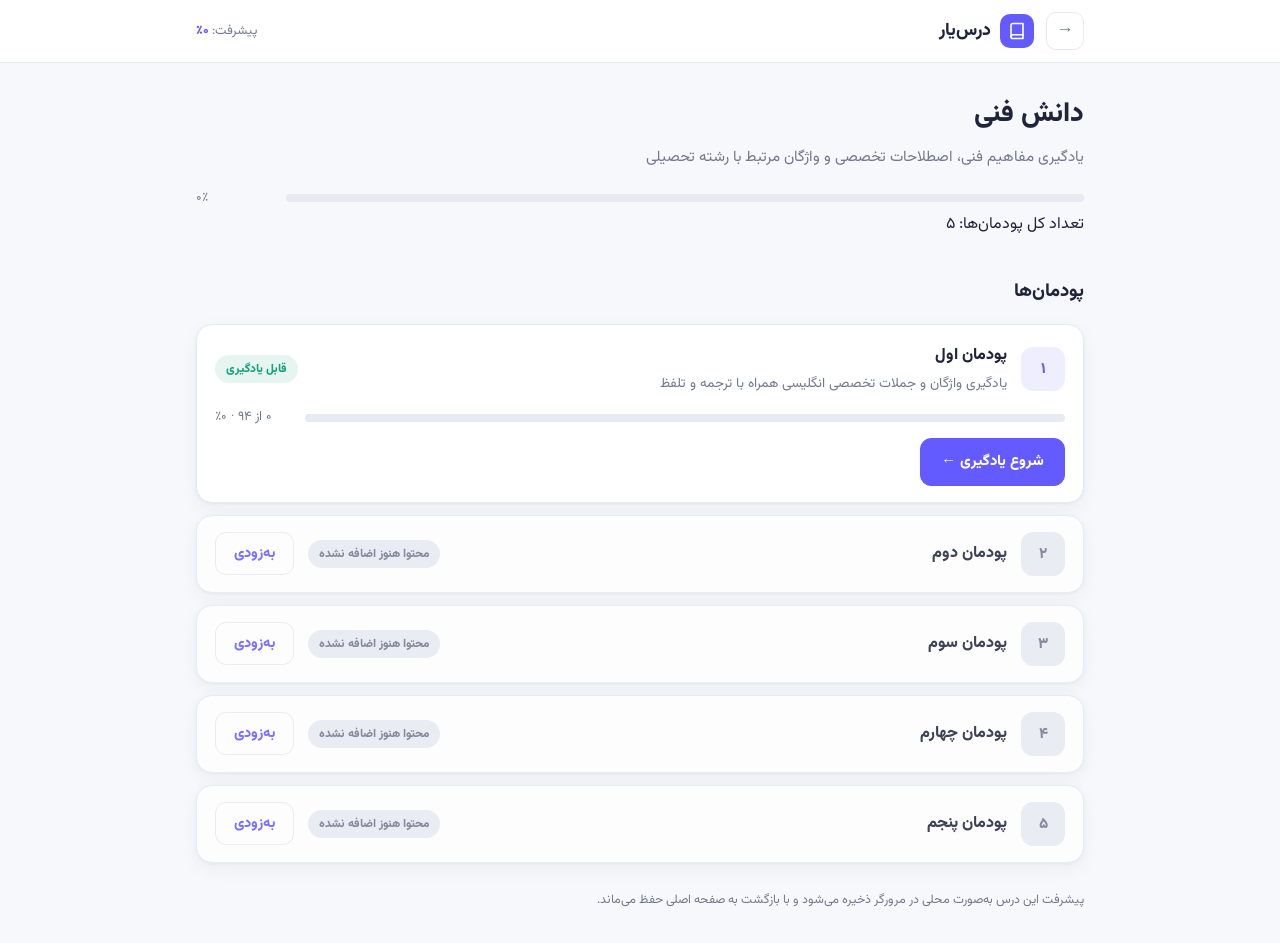
<file: danesh-fani.html>
<!DOCTYPE html>
<html lang="fa" dir="rtl">
<head>
<meta charset="UTF-8">
<meta name="viewport" content="width=device-width, initial-scale=1.0">
<meta name="description" content="پودمان‌های درس دانش فنی در سامانه درس‌یار — یادگیری واژگان و جملات تخصصی انگلیسی.">
<title>دانش فنی — پودمان‌ها | درس‌یار</title>
<link rel="preload" href="fonts/Vazirmatn-Regular.woff2" as="font" type="font/woff2" crossorigin>
<link rel="preload" href="fonts/Vazirmatn-ExtraBold.woff2" as="font" type="font/woff2" crossorigin>
<link rel="stylesheet" href="darsyar.css">
<style>
  @font-face{
    font-family:"Vazirmatn";
    src:url("fonts/Vazirmatn-Regular.woff2") format("woff2-variations");
    font-weight:400;font-style:normal;font-display:swap;
  }
  @font-face{
    font-family:"Vazirmatn";
    src:url("fonts/Vazirmatn-ExtraBold.woff2") format("woff2-variations");
    font-weight:800;font-style:normal;font-display:swap;
  }
</style>
</head>
<body>

<header class="site-header">
  <div class="wrap head-row">
    <a class="btn-back" href="index.html" aria-label="بازگشت به صفحه اصلی">→</a>
    <a class="brand" href="index.html">
      <span class="logo" aria-hidden="true">
        <svg width="18" height="18" viewBox="0 0 24 24" fill="none" stroke="currentColor" stroke-width="2.2" stroke-linecap="round" stroke-linejoin="round"><path d="M4 19.5A2.5 2.5 0 0 1 6.5 17H20"/><path d="M6.5 2H20v20H6.5A2.5 2.5 0 0 1 4 19.5v-15A2.5 2.5 0 0 1 6.5 2z"/></svg>
      </span>
      درس‌یار
    </a>
    <div class="head-tools">
      <span class="overall-chip" id="head-progress"></span>
    </div>
  </div>
</header>

<main class="wrap" id="course-main">
  <section class="hero">
    <h1 id="course-title"></h1>
    <p class="sub" id="course-desc"></p>
    <div class="overall-wrap">
      <progress id="course-progress" value="0" max="100" aria-label="پیشرفت کلی درس"></progress>
      <span class="progress-label" id="course-progress-label">۰٪</span>
    </div>
    <p class="meta-line" id="course-meta"></p>
  </section>

  <section>
    <div class="sec-head"><h2>پودمان‌ها</h2></div>
    <div class="modules" id="modules"></div>
  </section>
</main>

<dialog id="soon-dialog">
  <h3>هنوز آماده نیست</h3>
  <p>محتوای این پودمان هنوز اضافه نشده است. به‌زودی در دسترس قرار می‌گیرد.</p>
  <div class="actions">
    <button class="btn-primary" id="btn-close-soon">باشه</button>
  </div>
</dialog>

<footer>
  پیشرفت این درس به‌صورت محلی در مرورگر ذخیره می‌شود و با بازگشت به صفحه اصلی حفظ می‌ماند.
</footer>

<script src="darsyar-data.js"></script>
<script>
"use strict";
const $id = (id) => document.getElementById(id);
const FA_D = "۰۱۲۳۴۵۶۷۸۹";
const faNum = (v) => String(v).replace(/\d/g, (d) => FA_D[+d]);

const course = DARSYAR.courses.find(c => c.id === "danesh-fani");
if (!course){
  document.getElementById("course-main").textContent = "درس موردنظر پیدا نشد.";
} else {
  const p = darsyarOverallProgress(course);
  document.title = course.title + " — پودمان‌ها | درس‌یار";
  $id("course-title").textContent = course.title;
  $id("course-desc").textContent = course.desc;
  $id("course-progress").value = p.pct;
  $id("course-progress-label").textContent = faNum(p.pct) + "٪";
  $id("head-progress").innerHTML = "پیشرفت: <b>" + faNum(p.pct) + "٪</b>";
  $id("course-meta").textContent = "تعداد کل پودمان‌ها: " + faNum(course.modules.length);

  const wrap = $id("modules");
  course.modules.forEach((mod, i) => {
    const card = document.createElement("article");
    card.className = "module-card" + (mod.status === "ready" ? "" : " locked");

    const num = document.createElement("span");
    num.className = "num";
    num.textContent = faNum(i + 1);
    card.append(num);

    const info = document.createElement("div");
    info.className = "info";
    info.append(Object.assign(document.createElement("h3"), { textContent:mod.title }));
    if (mod.desc) info.append(Object.assign(document.createElement("p"), { className:"desc", textContent:mod.desc }));
    card.append(info);

    const badge = document.createElement("span");
    badge.className = "badge " + (mod.status === "ready" ? "ready" : "coming");
    badge.textContent = mod.status === "ready" ? "قابل یادگیری" : "محتوا هنوز اضافه نشده";
    card.append(badge);

    if (mod.status === "ready"){
      const pr = darsyarPodmanProgress(mod);
      const pw = document.createElement("div");
      pw.className = "progress-wrap";
      const bar = document.createElement("progress");
      bar.value = pr.pct; bar.max = 100;
      bar.setAttribute("aria-label", "پیشرفت " + mod.title);
      const lbl = document.createElement("span");
      lbl.className = "progress-label";
      lbl.textContent = faNum(pr.learned) + " از " + faNum(pr.total) + " · " + faNum(pr.pct) + "٪";
      pw.append(bar, lbl);
      card.append(pw);

      const btn = document.createElement("a");
      btn.className = "btn-primary";
      btn.href = mod.page;
      btn.textContent = "شروع یادگیری ←";
      card.append(btn);
    } else {
      const btn = document.createElement("button");
      btn.className = "btn-ghost";
      btn.type = "button";
      btn.textContent = "به‌زودی";
      btn.addEventListener("click", () => $id("soon-dialog").showModal());
      card.append(btn);
    }
    wrap.append(card);
  });
}

$id("btn-close-soon").addEventListener("click", () => $id("soon-dialog").close());
</script>
</body>
</html>
</file>
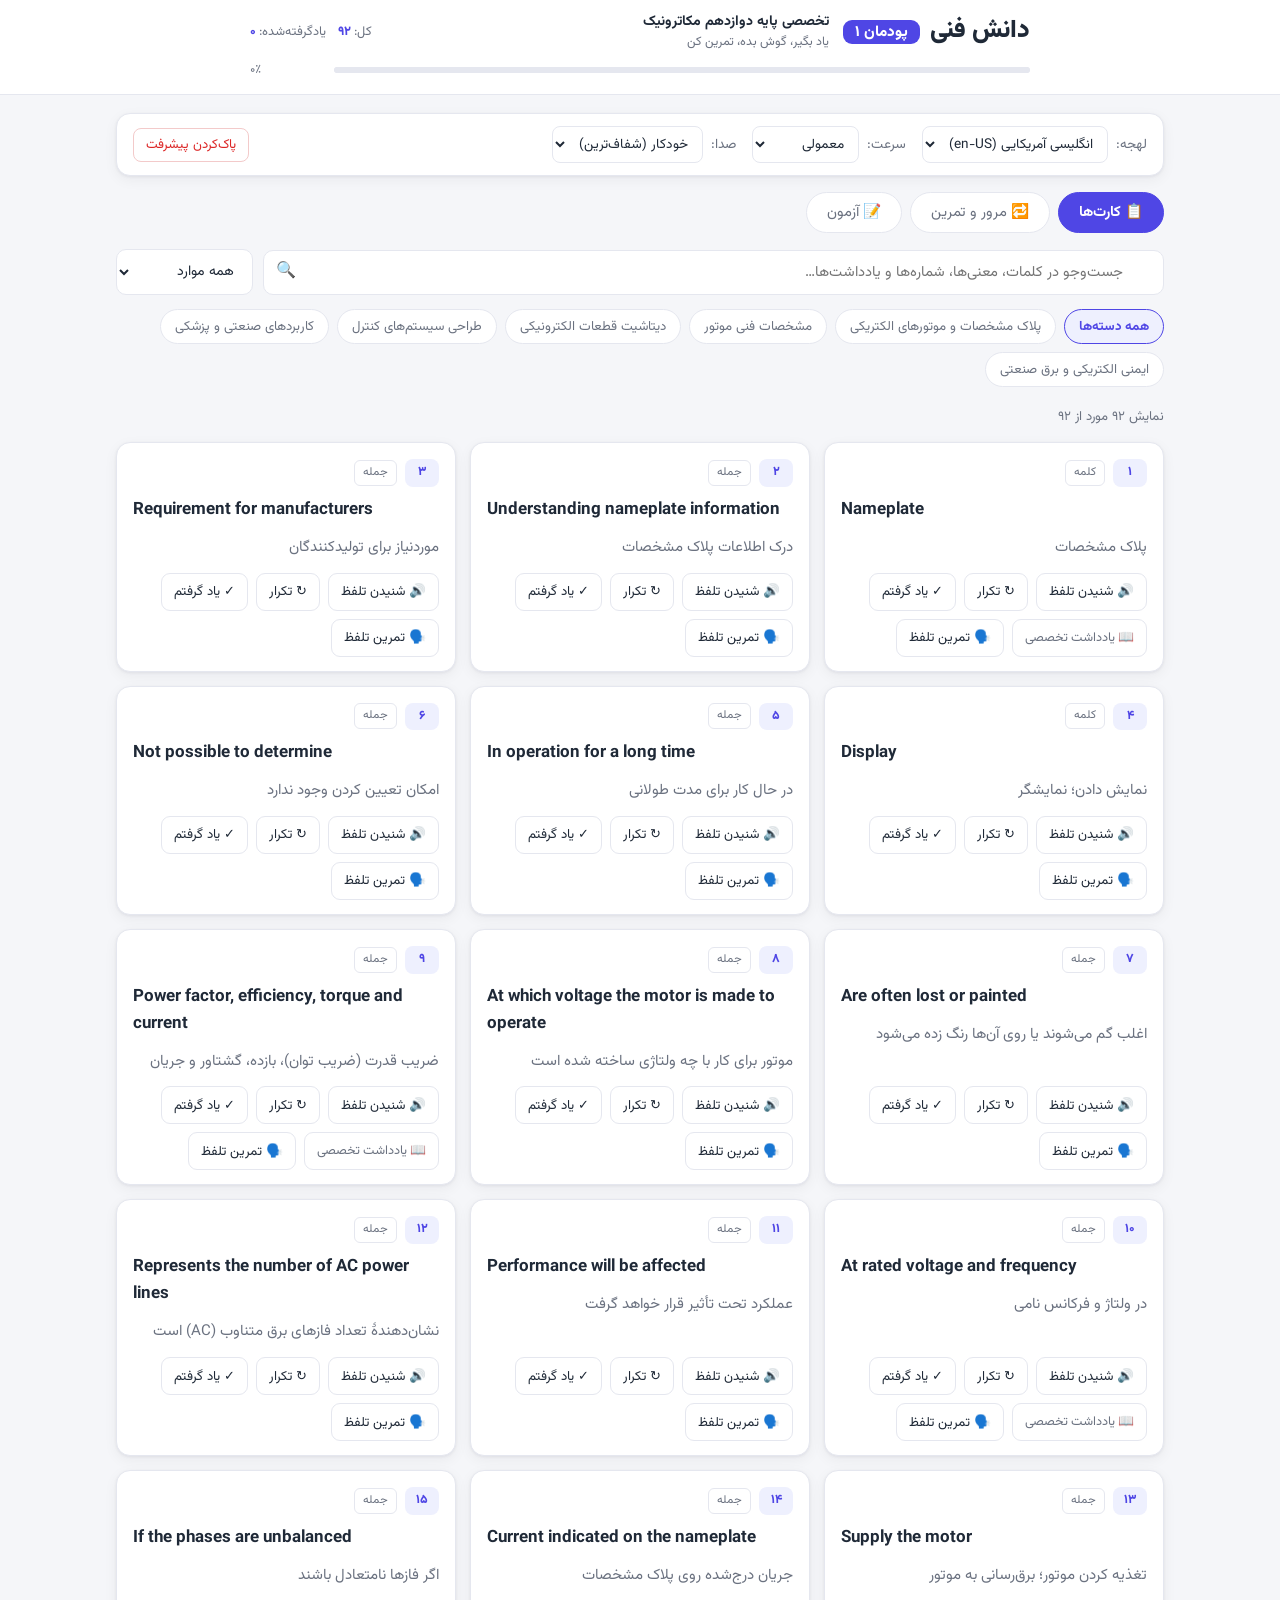
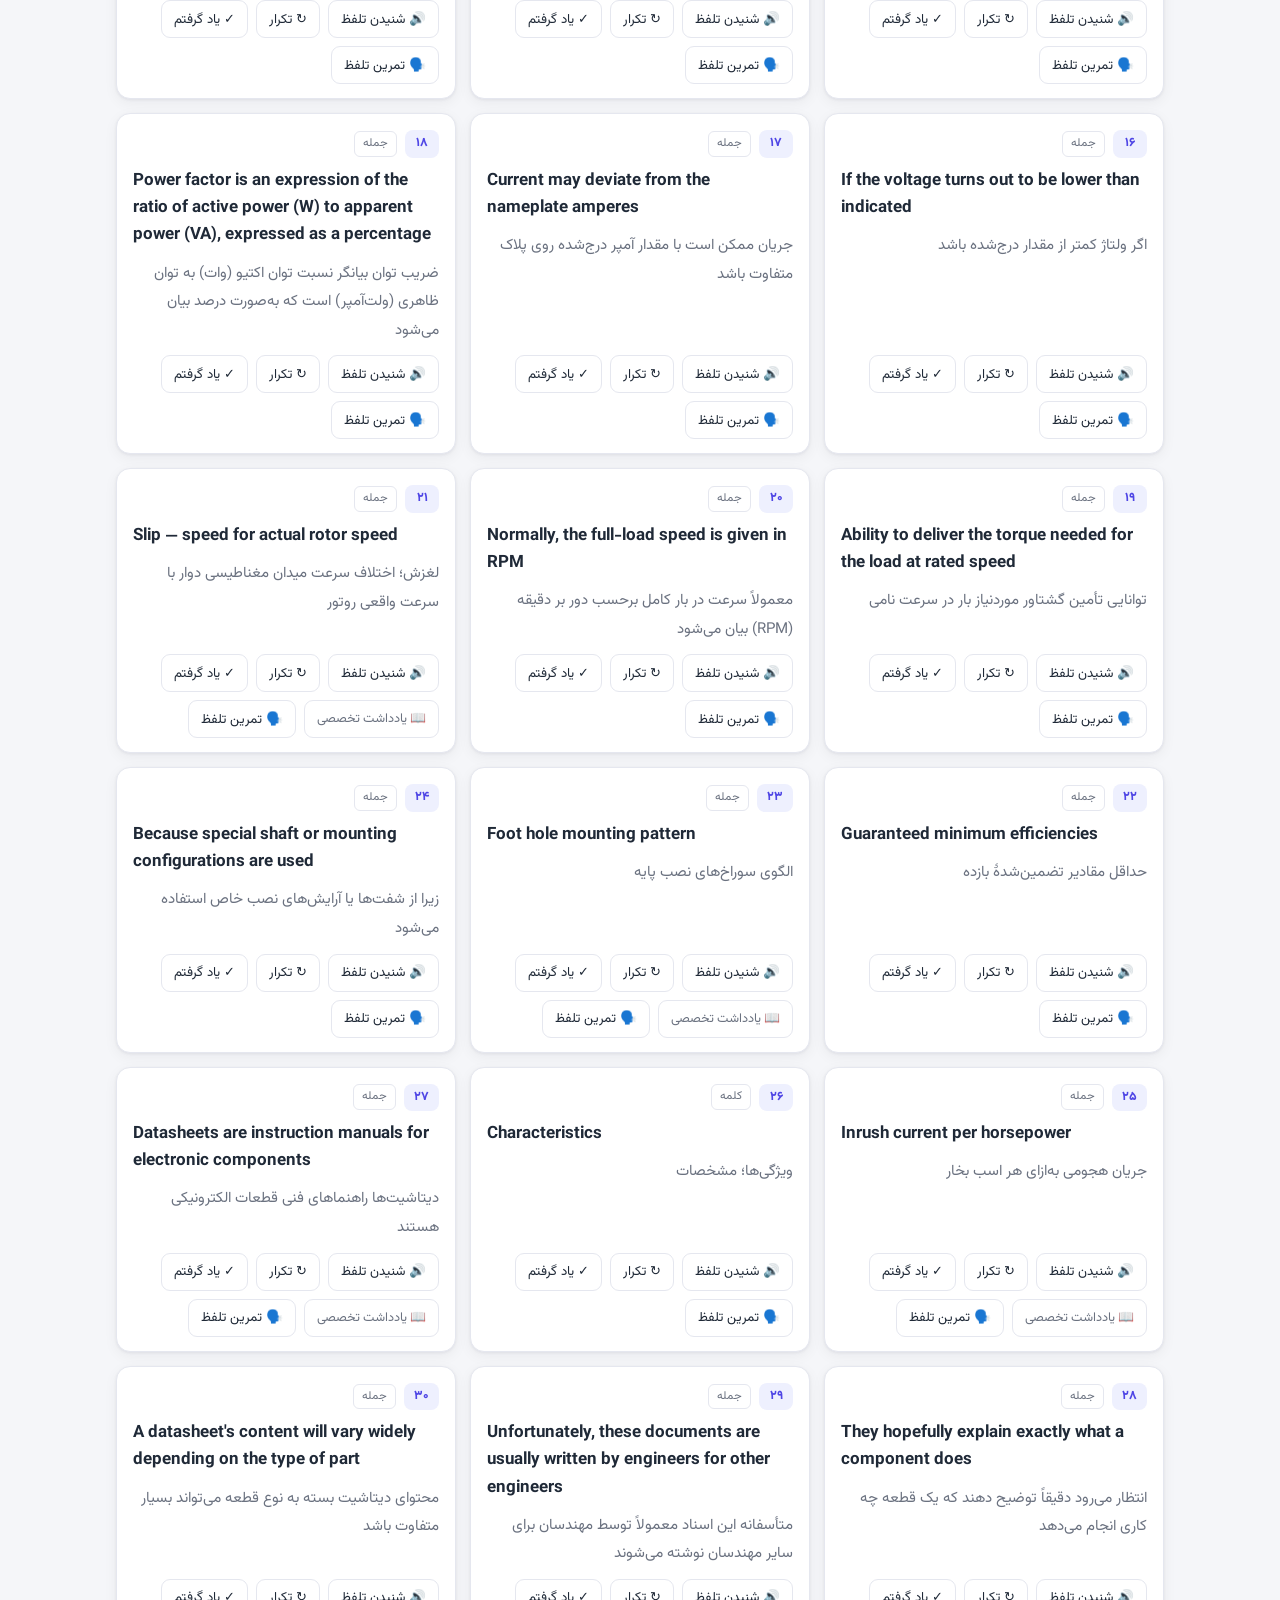
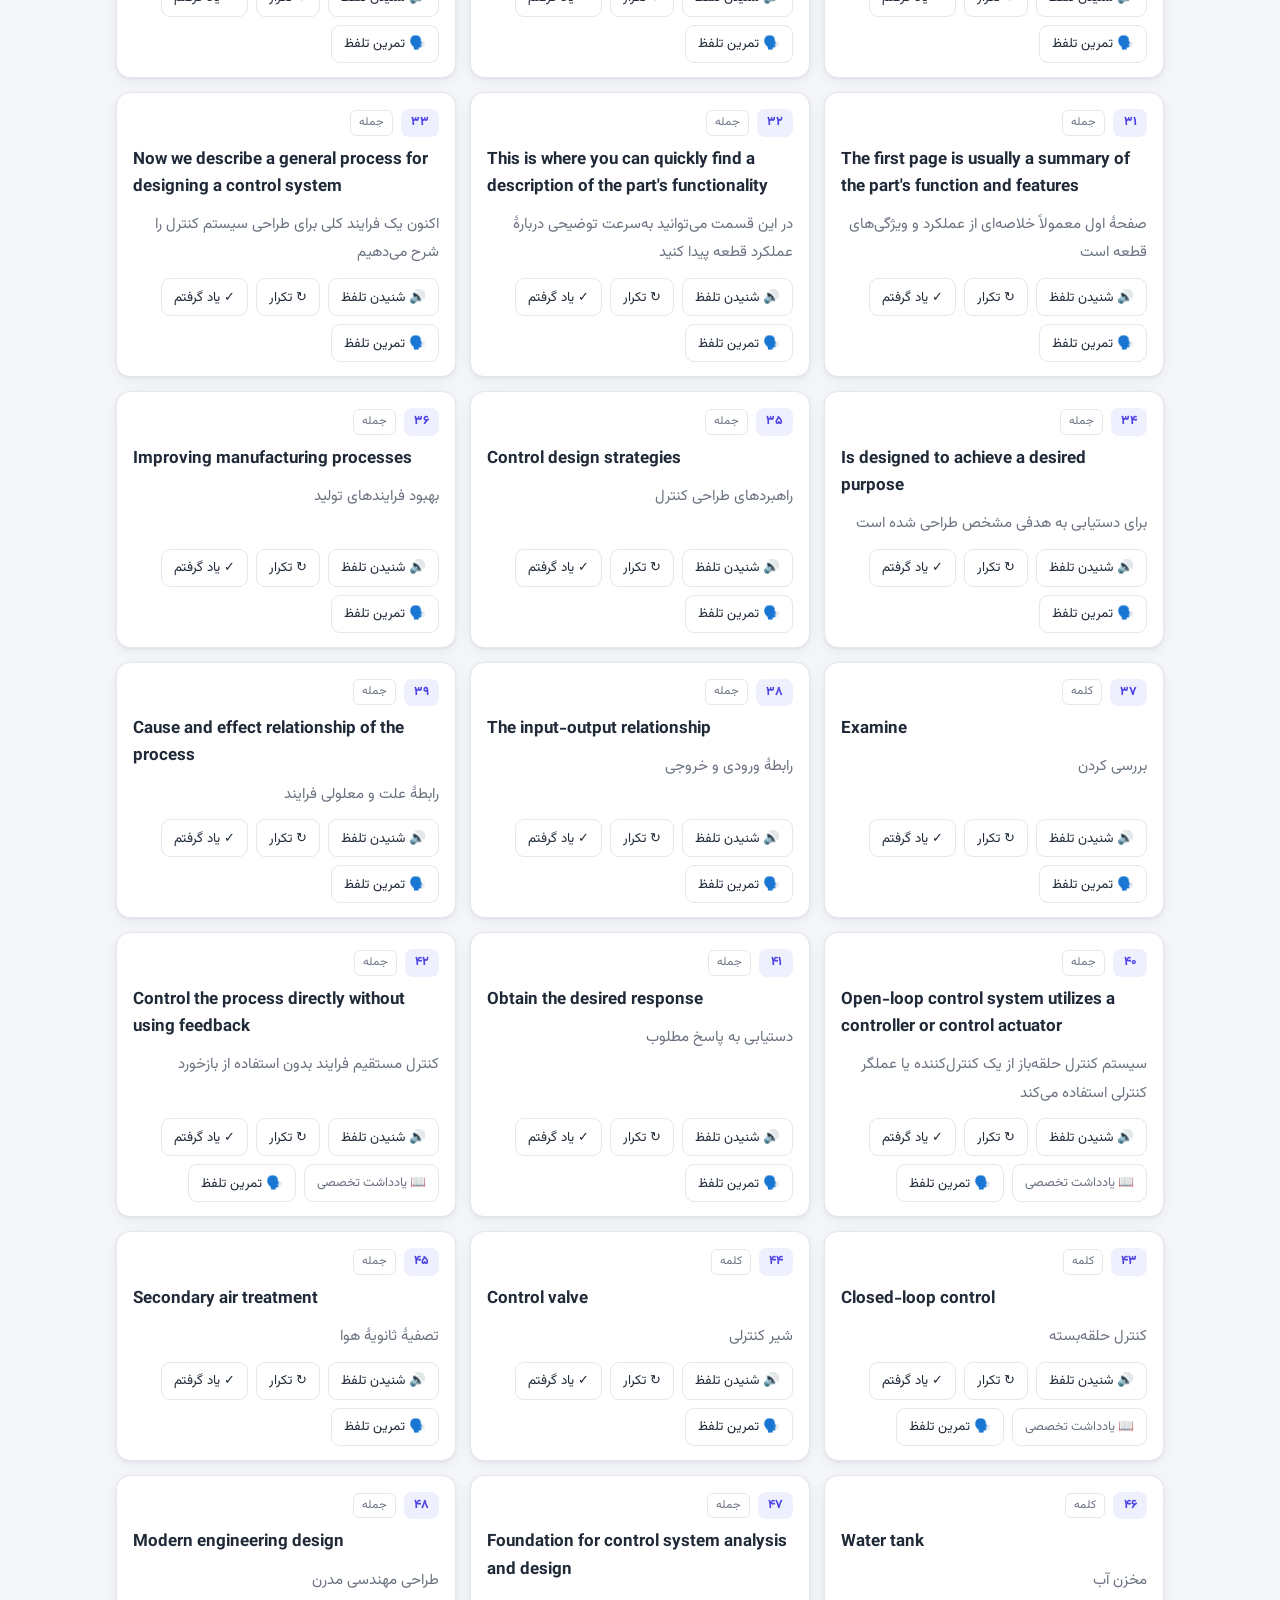
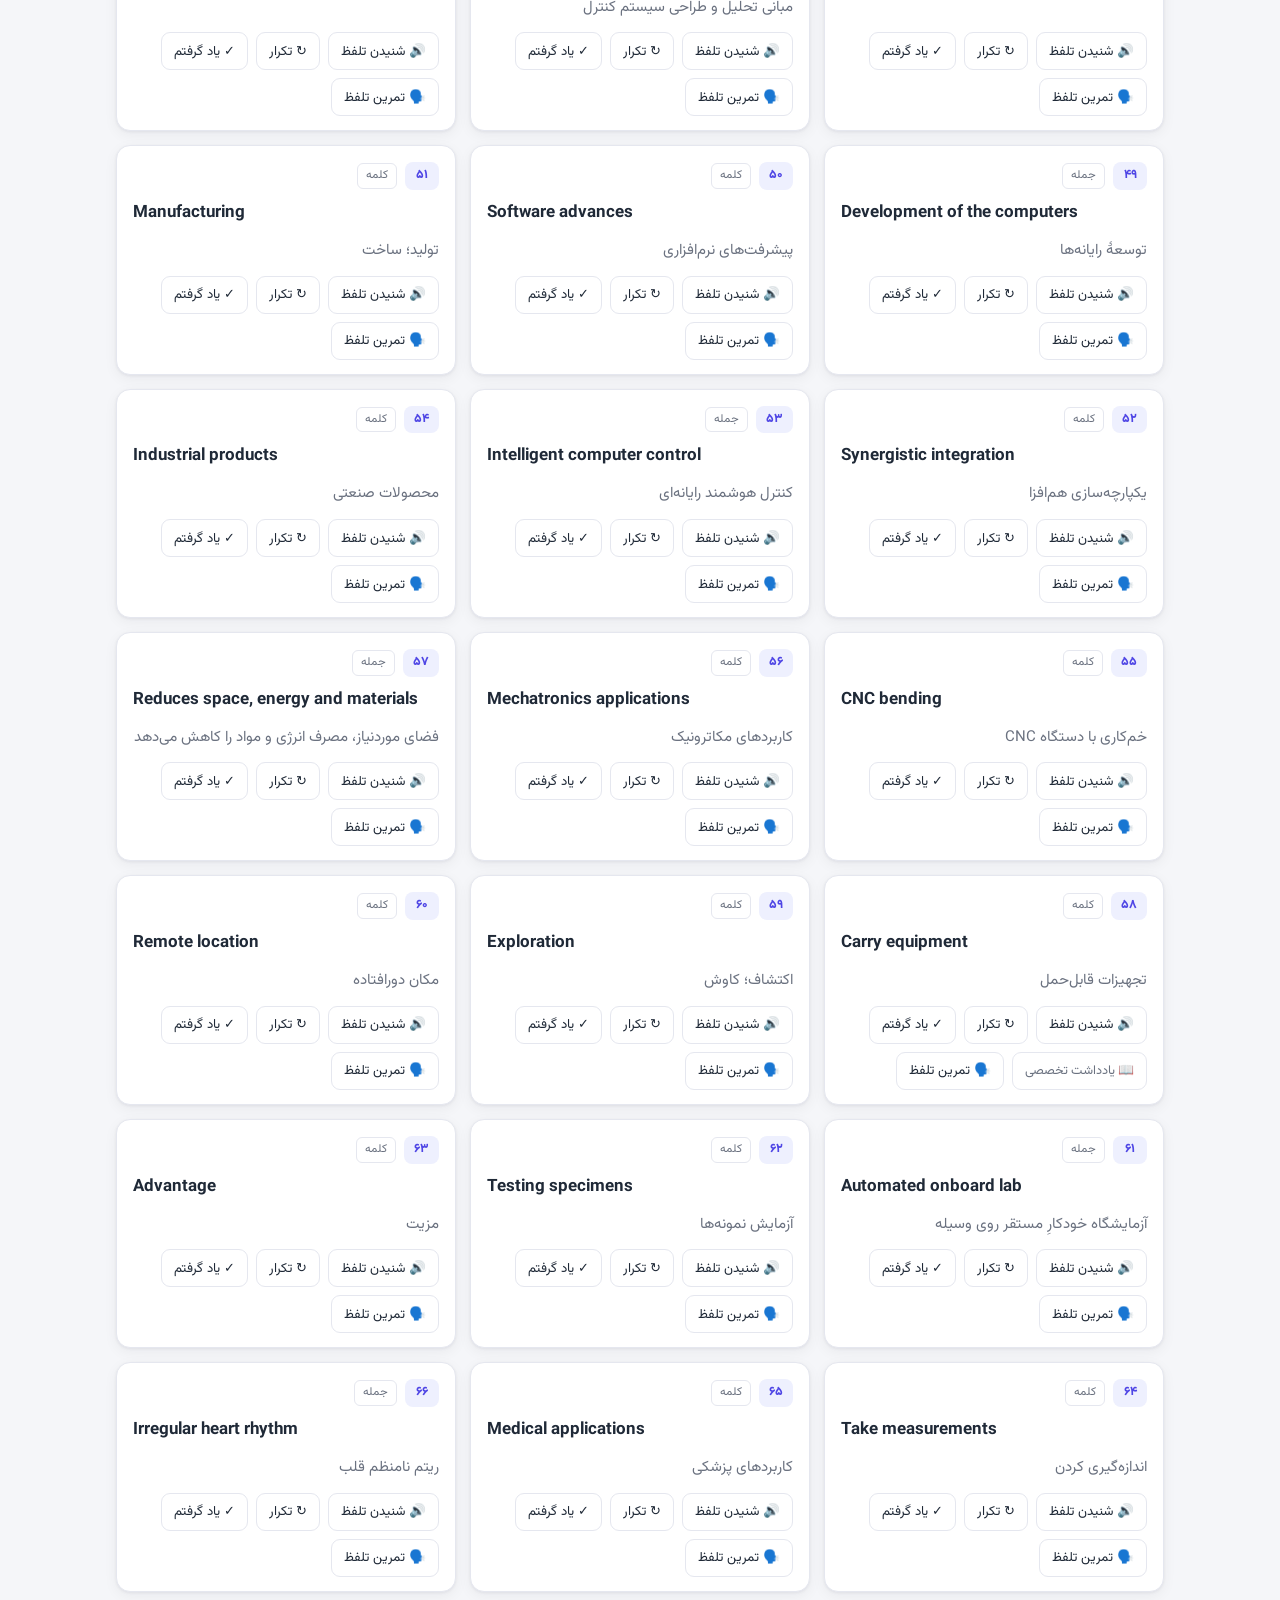
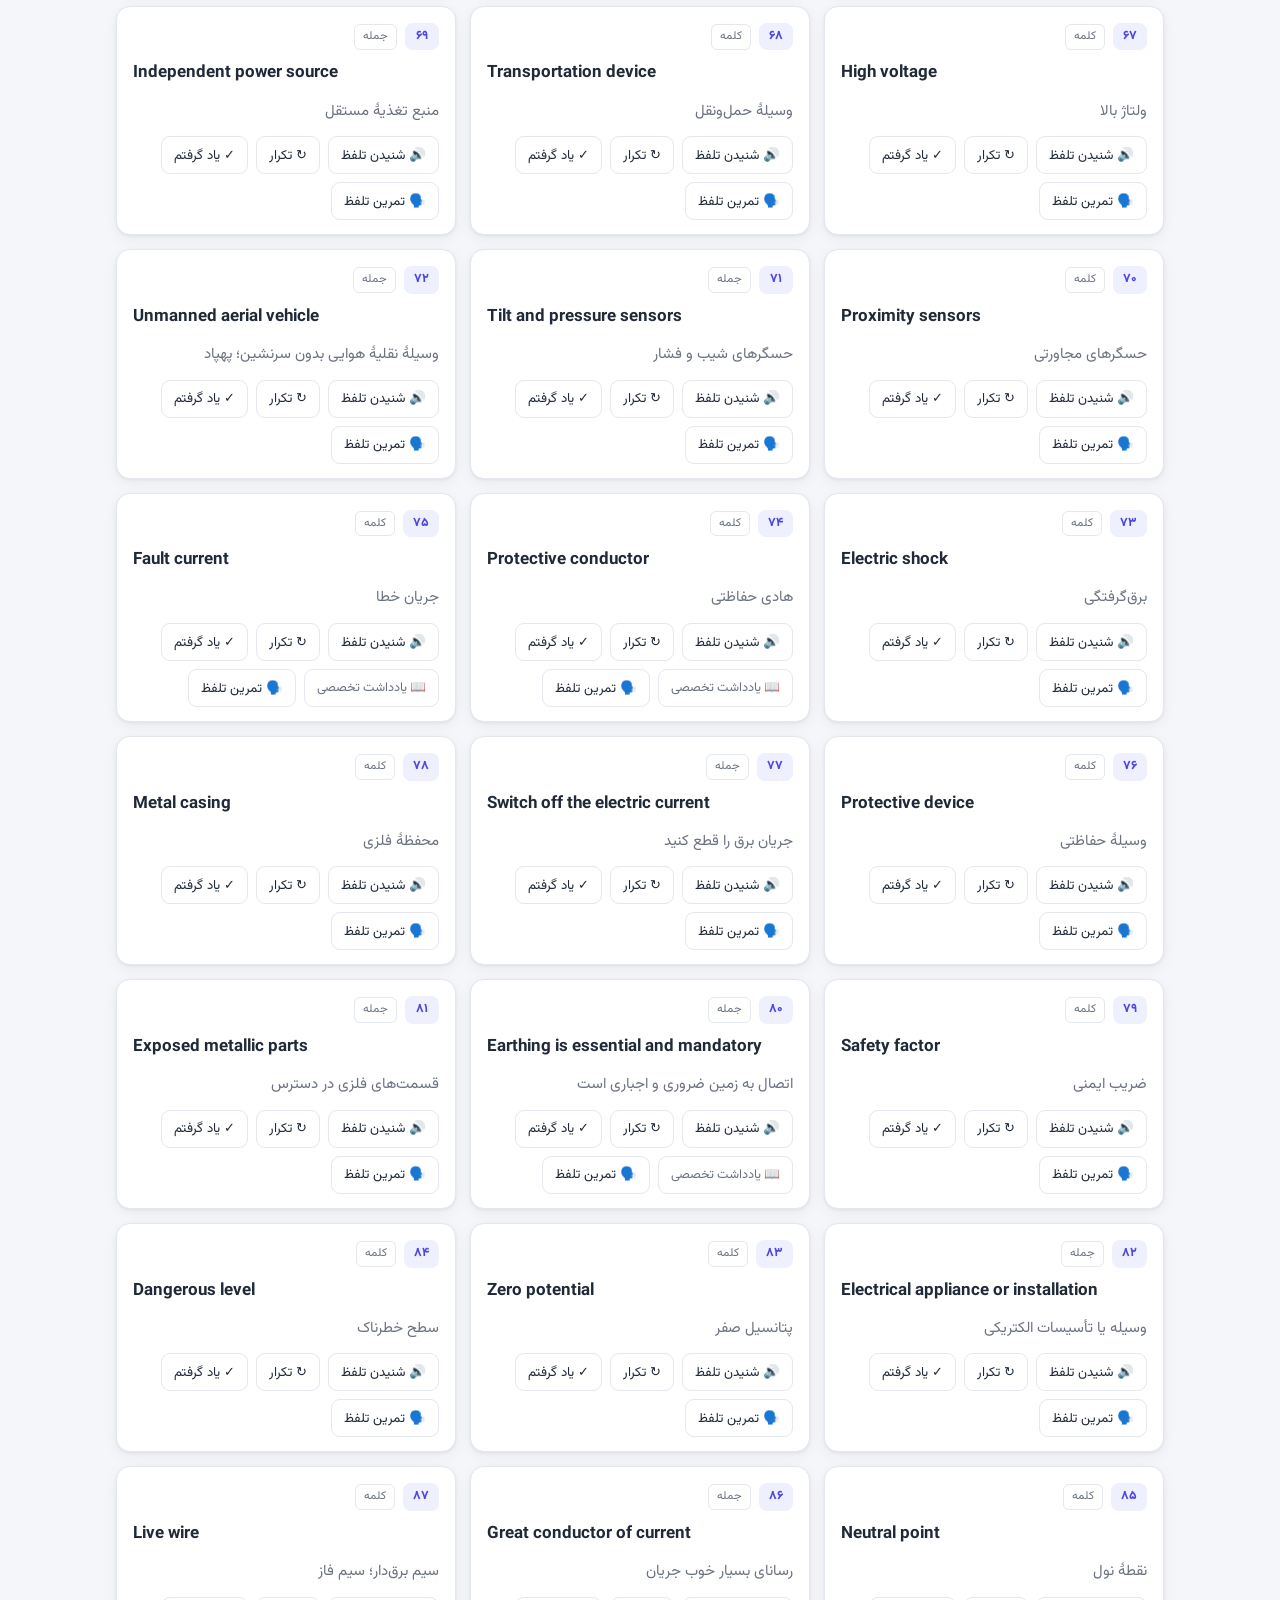
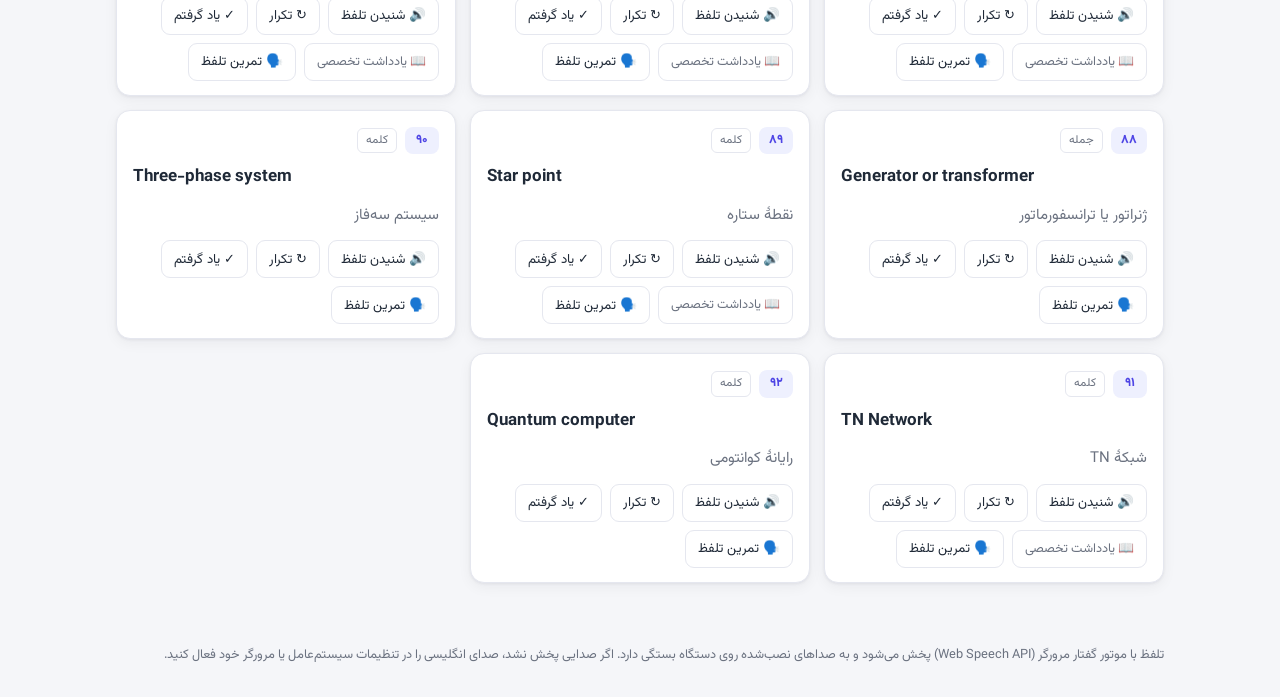
<file: english-learning.html>
<!DOCTYPE html>
<html lang="fa" dir="rtl">
<head>
<meta charset="UTF-8">
<meta name="viewport" content="width=device-width, initial-scale=1.0">
<meta name="description" content="آموزش تعاملی واژگان و جملات تخصصی انگلیسی دانش فنی پایه دوازدهم مکاترونیک — پودمان ۱؛ با تلفظ صوتی، تمرین، مرور و آزمون.">
<title>دانش فنی — پودمان ۱ | پایه دوازدهم مکاترونیک</title>
<link rel="preload" href="fonts/Vazirmatn-Regular.woff2" as="font" type="font/woff2" crossorigin>
<link rel="preload" href="fonts/Vazirmatn-ExtraBold.woff2" as="font" type="font/woff2" crossorigin>
<style>
  @font-face{
    font-family:"Vazirmatn";
    src:url("fonts/Vazirmatn-Regular.woff2") format("woff2-variations");
    font-weight:400;font-style:normal;font-display:swap;
  }
  @font-face{
    font-family:"Vazirmatn";
    src:url("fonts/Vazirmatn-Bold.woff2") format("woff2-variations");
    font-weight:700;font-style:normal;font-display:swap;
  }
  @font-face{
    font-family:"Vazirmatn";
    src:url("fonts/Vazirmatn-ExtraBold.woff2") format("woff2-variations");
    font-weight:800;font-style:normal;font-display:swap;
  }
  @font-face{
    font-family:"Vazirmatn";
    src:url("fonts/Vazirmatn-Black.woff2") format("woff2-variations");
    font-weight:900;font-style:normal;font-display:swap;
  }
  :root{
    --bg:#f5f6f9;
    --card:#ffffff;
    --border:#e5e7ef;
    --text:#1f2937;
    --muted:#6b7280;
    --primary:#4f46e5;
    --primary-soft:#eef0fe;
    --primary-dark:#3f38c9;
    --success:#0e9f6e;
    --success-soft:#e6f7f0;
    --danger:#dc2626;
    --radius:14px;
    --shadow:0 1px 3px rgba(17,24,39,.06),0 4px 14px rgba(17,24,39,.05);
  }
  *{box-sizing:border-box;margin:0;padding:0}
  html{scroll-behavior:smooth}
  body{
    font-family:"Vazirmatn","Noto Sans Arabic",Tahoma,"Segoe UI",sans-serif;
    background:var(--bg);
    color:var(--text);
    line-height:1.9;
    font-size:16px;
    min-height:100vh;
  }
  .en{direction:ltr;unicode-bidi:isolate;font-family:"Segoe UI","Vazirmatn",Tahoma,sans-serif;text-align:start}
  button{font-family:inherit;cursor:pointer}
  :focus-visible{outline:2px solid var(--primary);outline-offset:2px;border-radius:6px}

  /* ---------- Header ---------- */
  header{
    background:var(--card);
    border-bottom:1px solid var(--border);
    padding:12px 16px 12px;
    position:sticky;top:0;z-index:50;
  }
  .head-inner{max-width:780px;margin:0 auto}
  .head-row{display:flex;flex-wrap:wrap;align-items:center;gap:4px 14px}
  h1{font-size:1.55rem;font-weight:900;display:inline-flex;align-items:center;gap:10px;line-height:1.5}
  .title-main{color:var(--text)}
  .title-badge{
    background:var(--primary);color:#fff;border-radius:9px;
    padding:1px 12px;font-size:.95rem;font-weight:800;letter-spacing:0;
  }
  .title-side{display:flex;flex-direction:column;line-height:1.5}
  .title-sub{font-size:.88rem;font-weight:700;color:var(--text)}
  .subtitle{color:var(--muted);font-size:.78rem}
  .head-stats{margin-inline-start:auto;display:flex;gap:12px;font-size:.8rem;color:var(--muted)}
  .head-stats b{color:var(--primary);font-weight:800}
  .progress-wrap{margin-top:6px;display:flex;align-items:center;gap:10px}
  progress{flex:1;appearance:none;height:6px;border-radius:99px;overflow:hidden;background:var(--border)}
  progress::-webkit-progress-bar{background:var(--border);border-radius:99px}
  progress::-webkit-progress-value{background:var(--primary);border-radius:99px;transition:width .3s}
  .progress-label{font-size:.8rem;color:var(--muted);min-width:74px;text-align:end}

  main{max-width:1080px;margin:0 auto;padding:18px 16px 60px}

  /* ---------- Settings ---------- */
  .settings{
    display:flex;flex-wrap:wrap;gap:10px 16px;align-items:center;
    background:var(--card);border:1px solid var(--border);border-radius:var(--radius);
    padding:12px 16px;margin-bottom:16px;box-shadow:var(--shadow);
  }
  .settings label{font-size:.85rem;color:var(--muted);display:flex;align-items:center;gap:8px}
  select{
    font-family:inherit;font-size:.85rem;padding:6px 10px;border:1px solid var(--border);
    border-radius:8px;background:var(--card);color:var(--text);max-width:100%;
  }
  #voice{max-width:min(230px,58vw)}
  .btn-reset{
    margin-inline-start:auto;font-size:.82rem;color:var(--danger);background:none;
    border:1px solid #f3caca;border-radius:8px;padding:6px 12px;transition:background .15s;
  }
  .btn-reset:hover{background:#fdf1f1}

  /* ---------- Tabs ---------- */
  .tabs{display:flex;gap:8px;margin-bottom:16px;flex-wrap:wrap}
  .tab-btn{
    border:1px solid var(--border);background:var(--card);border-radius:99px;
    padding:8px 20px;font-size:.92rem;font-weight:500;color:var(--muted);transition:all .15s;
  }
  .tab-btn[aria-selected="true"]{background:var(--primary);border-color:var(--primary);color:#fff;font-weight:700}
  .tab-panel{display:none}
  .tab-panel.active{display:block}

  /* ---------- Toolbar ---------- */
  .toolbar{display:flex;flex-wrap:wrap;gap:10px;margin-bottom:14px;align-items:center}
  .search-wrap{position:relative;flex:1;min-width:230px}
  .search-wrap input{
    width:100%;font-family:inherit;font-size:.92rem;padding:10px 40px 10px 14px;
    border:1px solid var(--border);border-radius:10px;background:var(--card);
  }
  .search-wrap .icon{position:absolute;inset-inline-end:13px;top:50%;transform:translateY(-50%);color:var(--muted);pointer-events:none}
  select.filter{padding:10px 14px;border-radius:10px;font-size:.88rem}
  .chips{display:flex;flex-wrap:wrap;gap:8px;margin-bottom:18px}
  .chip{
    border:1px solid var(--border);background:var(--card);border-radius:99px;
    padding:6px 14px;font-size:.83rem;color:var(--muted);transition:all .15s;
  }
  .chip[aria-pressed="true"]{background:var(--primary-soft);border-color:var(--primary);color:var(--primary);font-weight:700}
  .result-count{font-size:.82rem;color:var(--muted);margin-bottom:12px}

  /* ---------- Cards ---------- */
  .grid{display:grid;grid-template-columns:repeat(auto-fill,minmax(310px,1fr));gap:14px}
  .card{
    background:var(--card);border:1px solid var(--border);border-radius:var(--radius);
    padding:16px 16px 14px;box-shadow:var(--shadow);display:flex;flex-direction:column;gap:10px;
    transition:box-shadow .15s;
  }
  .card:hover{box-shadow:0 2px 6px rgba(17,24,39,.08),0 8px 22px rgba(17,24,39,.07)}
  .card.learned{border-color:#bfe8d6;background:linear-gradient(0deg,var(--success-soft),#fff 60%)}
  .card-top{display:flex;align-items:center;gap:8px}
  .num{
    background:var(--primary-soft);color:var(--primary);font-weight:800;font-size:.78rem;
    border-radius:8px;padding:2px 10px;min-width:34px;text-align:center;
  }
  .kind{font-size:.72rem;color:var(--muted);border:1px solid var(--border);border-radius:6px;padding:1px 8px}
  .learned-badge{
    margin-inline-start:auto;font-size:.75rem;color:var(--success);font-weight:700;display:none;align-items:center;gap:4px;
  }
  .card.learned .learned-badge{display:inline-flex}
  .en-text{font-size:1.06rem;font-weight:600;line-height:1.6}
  .fa-text{font-size:.94rem;color:var(--muted)}
  .actions{display:flex;flex-wrap:wrap;gap:8px;margin-top:auto}
  .btn{
    border:1px solid var(--border);background:var(--card);border-radius:9px;
    padding:7px 12px;font-size:.83rem;color:var(--text);display:inline-flex;align-items:center;gap:6px;
    transition:all .15s;min-height:38px;
  }
  .btn:hover{border-color:var(--primary);color:var(--primary)}
  .btn.playing{background:var(--primary);border-color:var(--primary);color:#fff}
  .btn-learn.learned{background:var(--success);border-color:var(--success);color:#fff}
  .btn-note{font-size:.8rem;color:var(--muted)}
  .note{
    display:none;background:#f8f9fc;border:1px dashed var(--border);border-radius:10px;
    padding:10px 12px;font-size:.84rem;color:var(--muted);white-space:pre-line;
  }
  .note.open{display:block}

  /* ---------- Practice panel ---------- */
  .practice{display:none;border-top:1px solid var(--border);padding-top:12px;margin-top:2px}
  .practice.open{display:block}
  .practice .hint{font-size:.8rem;color:var(--muted);margin-bottom:8px}
  .practice .row{display:flex;flex-wrap:wrap;gap:8px;align-items:center}
  .mic-result{margin-top:8px;font-size:.86rem;display:none}
  .mic-result.show{display:block}
  .score-bar{height:6px;background:var(--border);border-radius:99px;overflow:hidden;margin-top:6px}
  .score-bar>span{display:block;height:100%;background:var(--primary);border-radius:99px;transition:width .4s}
  .score-good{background:var(--success)!important}

  /* ---------- Review / Quiz ---------- */
  .stage{
    max-width:640px;margin:0 auto;background:var(--card);border:1px solid var(--border);
    border-radius:18px;box-shadow:var(--shadow);padding:30px 24px;text-align:center;
  }
  .stage .num{font-size:.85rem}
  .stage .en-big{font-size:1.5rem;font-weight:700;line-height:1.7;margin:18px 0 6px}
  .stage .fa-big{font-size:1.15rem;color:var(--text);min-height:56px;display:flex;align-items:center;justify-content:center}
  .fa-big.hidden-fa .fa-value{visibility:hidden}
  .counter{color:var(--muted);font-size:.85rem;margin-top:18px}
  .stage-actions{display:flex;flex-wrap:wrap;justify-content:center;gap:10px;margin-top:18px}
  .btn-primary{
    background:var(--primary);border-color:var(--primary);color:#fff;font-weight:700;
  }
  .btn-primary:hover{background:var(--primary-dark);color:#fff}
  .empty{
    text-align:center;color:var(--muted);padding:50px 10px;font-size:.95rem;
  }
  .toast{
    position:fixed;bottom:20px;inset-inline:0;margin:0 auto;width:max-content;max-width:90vw;
    background:#1f2937;color:#fff;border-radius:10px;padding:11px 20px;font-size:.88rem;
    z-index:100;opacity:0;pointer-events:none;transition:opacity .25s;
  }
  .toast.show{opacity:1}

  footer{
    max-width:1080px;margin:0 auto;padding:0 16px 30px;color:var(--muted);font-size:.8rem;
  }

  @media (max-width:600px){
    h1{font-size:1.3rem;gap:8px}
    .title-badge{font-size:.85rem}
    .head-stats{width:100%;margin-inline-start:0}
    .stage{padding:22px 16px}
    .stage .en-big{font-size:1.25rem}
  }
  @media (prefers-reduced-motion:reduce){
    *{transition:none!important;animation:none!important;scroll-behavior:auto}
  }
</style>
</head>
<body>

<header>
  <div class="head-inner">
    <div class="head-row">
      <h1><span class="title-main">دانش فنی</span><span class="title-badge">پودمان ۱</span></h1>
      <div class="title-side">
        <span class="title-sub">تخصصی پایه دوازدهم مکاترونیک</span>
        <span class="subtitle">یاد بگیر، گوش بده، تمرین کن</span>
      </div>
      <div class="head-stats">
        <span>کل: <b id="stat-total">۹۲</b></span>
        <span>یادگرفته‌شده: <b id="stat-learned">۰</b></span>
      </div>
    </div>
    <div class="progress-wrap">
      <progress id="progress" value="0" max="100" aria-label="پیشرفت کلی یادگیری"></progress>
      <span class="progress-label" id="progress-label">۰٪</span>
    </div>
  </div>
</header>

<main>
  <section class="settings" aria-label="تنظیمات تلفظ">
    <label>لهجه:
      <select id="accent">
        <option value="en-US">انگلیسی آمریکایی (en-US)</option>
        <option value="en-GB">انگلیسی بریتیش (en-GB)</option>
      </select>
    </label>
    <label>سرعت:
      <select id="rate">
        <option value="0.7">آهسته</option>
        <option value="1" selected>معمولی</option>
        <option value="1.25">کمی سریع‌تر</option>
      </select>
    </label>
    <label>صدا:
      <select id="voice">
        <option value="auto">خودکار (شفاف‌ترین)</option>
      </select>
    </label>
    <button class="btn-reset" id="btn-reset">پاک‌کردن پیشرفت</button>
  </section>

  <div class="tabs" role="tablist" aria-label="بخش‌های آموزش">
    <button class="tab-btn" role="tab" aria-selected="true" data-tab="cards">📋 کارت‌ها</button>
    <button class="tab-btn" role="tab" aria-selected="false" data-tab="review">🔁 مرور و تمرین</button>
    <button class="tab-btn" role="tab" aria-selected="false" data-tab="quiz">📝 آزمون</button>
  </div>

  <!-- ================= کارت‌ها ================= -->
  <section class="tab-panel active" id="panel-cards" role="tabpanel">
    <div class="toolbar">
      <div class="search-wrap">
        <input type="search" id="search" placeholder="جست‌وجو در کلمات، معنی‌ها، شماره‌ها و یادداشت‌ها…" aria-label="جست‌وجو">
        <span class="icon" aria-hidden="true">🔍</span>
      </div>
      <select class="filter" id="filter" aria-label="فیلتر وضعیت">
        <option value="all">همه موارد</option>
        <option value="learned">یادگرفته‌شده‌ها</option>
        <option value="unlearned">یادنگرفته‌شده‌ها</option>
        <option value="word">فقط کلمات</option>
        <option value="sentence">فقط جمله‌ها</option>
      </select>
    </div>
    <div class="chips" id="chips" role="group" aria-label="فیلتر دسته‌بندی"></div>
    <div class="result-count" id="result-count" aria-live="polite"></div>
    <div class="grid" id="grid"></div>
    <div class="empty" id="cards-empty" hidden>موردی مطابق جست‌وجو و فیلترهای انتخابی پیدا نشد.</div>
  </section>

  <!-- ================= مرور و تمرین ================= -->
  <section class="tab-panel" id="panel-review" role="tabpanel">
    <div class="stage">
      <span class="num" id="rv-num"></span>
      <div class="en-big en" id="rv-en" dir="ltr"></div>
      <div class="fa-big" id="rv-fa-wrap"><span class="fa-value" id="rv-fa"></span></div>
      <div class="stage-actions">
        <button class="btn" id="rv-play">🔊 شنیدن تلفظ</button>
        <button class="btn" id="rv-reveal">👁️ نمایش ترجمه</button>
        <button class="btn btn-learn" id="rv-learn">✓ یاد گرفتم</button>
      </div>
      <div class="stage-actions">
        <button class="btn" id="rv-prev">→ قبلی</button>
        <button class="btn btn-primary" id="rv-next">بعدی ←</button>
      </div>
      <div class="counter" id="rv-counter"></div>
    </div>
  </section>

  <!-- ================= آزمون ================= -->
  <section class="tab-panel" id="panel-quiz" role="tabpanel">
    <div class="stage">
      <span class="num" id="qz-num"></span>
      <div class="en-big en" id="qz-en" dir="ltr"></div>
      <div class="fa-big" id="qz-fa-wrap"><span class="fa-value" id="qz-fa"></span></div>
      <div class="stage-actions">
        <button class="btn" id="qz-play">🔊 شنیدن تلفظ</button>
        <button class="btn btn-primary" id="qz-reveal">نمایش پاسخ</button>
        <button class="btn btn-primary" id="qz-next" hidden>سؤال بعدی ←</button>
      </div>
      <div class="counter" id="qz-counter"></div>
    </div>
  </section>
</main>

<footer>
  تلفظ با موتور گفتار مرورگر (Web Speech API) پخش می‌شود و به صداهای نصب‌شده روی دستگاه بستگی دارد.
  اگر صدایی پخش نشد، صدای انگلیسی را در تنظیمات سیستم‌عامل یا مرورگر خود فعال کنید.
</footer>

<div class="toast" id="toast" role="status" aria-live="polite"></div>

<script>
"use strict";

/* ================= داده‌های آموزشی (استخراج‌شده از منبع اصلی) ================= */
const CATEGORIES = {
  c1:"پلاک مشخصات و موتورهای الکتریکی",
  c2:"مشخصات فنی موتور",
  c3:"دیتاشیت قطعات الکترونیکی",
  c4:"طراحی سیستم‌های کنترل",
  c5:"کاربردهای صنعتی و پزشکی",
  c6:"ایمنی الکتریکی و برق صنعتی"
};

const DATA = [
  {n:1, cat:"c1", en:"Nameplate", fa:"پلاک مشخصات", note:"Nameplate: پلاکی روی دستگاه که اطلاعات فنی آن — مانند ولتاژ، جریان و توان نامی — روی آن درج شده است."},
  {n:2, cat:"c1", en:"Understanding nameplate information", fa:"درک اطلاعات پلاک مشخصات"},
  {n:3, cat:"c1", en:"Requirement for manufacturers", fa:"موردنیاز برای تولیدکنندگان"},
  {n:4, cat:"c1", en:"Display", fa:"نمایش دادن؛ نمایشگر"},
  {n:5, cat:"c1", en:"In operation for a long time", fa:"در حال کار برای مدت طولانی"},
  {n:6, cat:"c1", en:"Not possible to determine", fa:"امکان تعیین کردن وجود ندارد"},
  {n:7, cat:"c1", en:"Are often lost or painted", fa:"اغلب گم می‌شوند یا روی آن‌ها رنگ زده می‌شود"},
  {n:8, cat:"c1", en:"At which voltage the motor is made to operate", fa:"موتور برای کار با چه ولتاژی ساخته شده است"},
  {n:9, cat:"c1", en:"Power factor, efficiency, torque and current", fa:"ضریب قدرت (ضریب توان)، بازده، گشتاور و جریان", note:"Torque: گشتاور؛ اثر چرخانندهٔ نیرو\nEfficiency: بازده؛ نسبت توان خروجی مفید به توان ورودی\nPower Factor: ضریب قدرت؛ ضریب توان — در حالت متداول سینوسی، نسبت توان اکتیو به توان ظاهری"},
  {n:10, cat:"c1", en:"At rated voltage and frequency", fa:"در ولتاژ و فرکانس نامی", note:"Rated: نامی؛ مقداری که دستگاه برای کار در آن طراحی شده است."},
  {n:11, cat:"c1", en:"Performance will be affected", fa:"عملکرد تحت تأثیر قرار خواهد گرفت"},
  {n:12, cat:"c1", en:"Represents the number of AC power lines", fa:"نشان‌دهندهٔ تعداد فازهای برق متناوب (AC) است"},
  {n:13, cat:"c1", en:"Supply the motor", fa:"تغذیه کردن موتور؛ برق‌رسانی به موتور"},
  {n:14, cat:"c1", en:"Current indicated on the nameplate", fa:"جریان درج‌شده روی پلاک مشخصات"},
  {n:15, cat:"c1", en:"If the phases are unbalanced", fa:"اگر فازها نامتعادل باشند"},
  {n:16, cat:"c1", en:"If the voltage turns out to be lower than indicated", fa:"اگر ولتاژ کمتر از مقدار درج‌شده باشد"},
  {n:17, cat:"c1", en:"Current may deviate from the nameplate amperes", fa:"جریان ممکن است با مقدار آمپر درج‌شده روی پلاک متفاوت باشد"},
  {n:18, cat:"c1", en:"Power factor is an expression of the ratio of active power (W) to apparent power (VA), expressed as a percentage", fa:"ضریب توان بیانگر نسبت توان اکتیو (وات) به توان ظاهری (ولت‌آمپر) است که به‌صورت درصد بیان می‌شود"},
  {n:19, cat:"c2", en:"Ability to deliver the torque needed for the load at rated speed", fa:"توانایی تأمین گشتاور موردنیاز بار در سرعت نامی"},
  {n:20, cat:"c2", en:"Normally, the full-load speed is given in RPM", fa:"معمولاً سرعت در بار کامل برحسب دور بر دقیقه (RPM) بیان می‌شود"},
  {n:21, cat:"c2", en:"Slip — speed for actual rotor speed", fa:"لغزش؛ اختلاف سرعت میدان مغناطیسی دوار با سرعت واقعی روتور", note:"عبارت دست‌نویس و مبهم است (نیازمند بررسی). لغزش (Slip): اختلاف بین سرعت میدان مغناطیسی دوار و سرعت واقعی روتور."},
  {n:22, cat:"c2", en:"Guaranteed minimum efficiencies", fa:"حداقل مقادیر تضمین‌شدهٔ بازده"},
  {n:23, cat:"c2", en:"Foot hole mounting pattern", fa:"الگوی سوراخ‌های نصب پایه", note:"عبارت دست‌نویس است و احتمالاً به الگوی سوراخ‌های نصب پایهٔ موتور اشاره دارد."},
  {n:24, cat:"c2", en:"Because special shaft or mounting configurations are used", fa:"زیرا از شفت‌ها یا آرایش‌های نصب خاص استفاده می‌شود"},
  {n:25, cat:"c2", en:"Inrush current per horsepower", fa:"جریان هجومی به‌ازای هر اسب بخار", note:"از نظر فنی به جریان هجومی موتور هنگام راه‌اندازی اشاره دارد؛ واحد دقیق آن به متن اصلی و مشخصات فنی موردنظر بستگی دارد."},
  {n:26, cat:"c2", en:"Characteristics", fa:"ویژگی‌ها؛ مشخصات"},
  {n:27, cat:"c3", en:"Datasheets are instruction manuals for electronic components", fa:"دیتاشیت‌ها راهنماهای فنی قطعات الکترونیکی هستند", note:"Datasheet: دیتاشیت یا برگهٔ اطلاعات فنی\nComponent: قطعه\nFunction: عملکرد\nFeature: ویژگی\nFunctionality: قابلیت‌ها و نحوهٔ عملکرد\nDepending on: بسته به"},
  {n:28, cat:"c3", en:"They hopefully explain exactly what a component does", fa:"انتظار می‌رود دقیقاً توضیح دهند که یک قطعه چه کاری انجام می‌دهد"},
  {n:29, cat:"c3", en:"Unfortunately, these documents are usually written by engineers for other engineers", fa:"متأسفانه این اسناد معمولاً توسط مهندسان برای سایر مهندسان نوشته می‌شوند"},
  {n:30, cat:"c3", en:"A datasheet's content will vary widely depending on the type of part", fa:"محتوای دیتاشیت بسته به نوع قطعه می‌تواند بسیار متفاوت باشد"},
  {n:31, cat:"c3", en:"The first page is usually a summary of the part's function and features", fa:"صفحهٔ اول معمولاً خلاصه‌ای از عملکرد و ویژگی‌های قطعه است"},
  {n:32, cat:"c3", en:"This is where you can quickly find a description of the part's functionality", fa:"در این قسمت می‌توانید به‌سرعت توضیحی دربارهٔ عملکرد قطعه پیدا کنید"},
  {n:33, cat:"c4", en:"Now we describe a general process for designing a control system", fa:"اکنون یک فرایند کلی برای طراحی سیستم کنترل را شرح می‌دهیم"},
  {n:34, cat:"c4", en:"Is designed to achieve a desired purpose", fa:"برای دستیابی به هدفی مشخص طراحی شده است"},
  {n:35, cat:"c4", en:"Control design strategies", fa:"راهبردهای طراحی کنترل"},
  {n:36, cat:"c4", en:"Improving manufacturing processes", fa:"بهبود فرایندهای تولید"},
  {n:37, cat:"c4", en:"Examine", fa:"بررسی کردن"},
  {n:38, cat:"c4", en:"The input-output relationship", fa:"رابطهٔ ورودی و خروجی"},
  {n:39, cat:"c4", en:"Cause and effect relationship of the process", fa:"رابطهٔ علت و معلولی فرایند"},
  {n:40, cat:"c4", en:"Open-loop control system utilizes a controller or control actuator", fa:"سیستم کنترل حلقه‌باز از یک کنترل‌کننده یا عملگر کنترلی استفاده می‌کند", note:"Open-loop control — کنترل حلقه‌باز: سیستم خروجی را برای اصلاح عملکرد به ورودی بازخورد نمی‌دهد.\nController — کنترل‌کننده: بخشی که فرمان کنترلی را تولید می‌کند.\nActuator — عملگر: وسیله‌ای که فرمان را به عمل فیزیکی تبدیل می‌کند."},
  {n:41, cat:"c4", en:"Obtain the desired response", fa:"دستیابی به پاسخ مطلوب"},
  {n:42, cat:"c4", en:"Control the process directly without using feedback", fa:"کنترل مستقیم فرایند بدون استفاده از بازخورد", note:"Feedback — بازخورد: اطلاعات برگشتی از خروجی سیستم."},
  {n:43, cat:"c4", en:"Closed-loop control", fa:"کنترل حلقه‌بسته", note:"Closed-loop control — کنترل حلقه‌بسته: خروجی اندازه‌گیری می‌شود و از بازخورد برای اصلاح عملکرد سیستم استفاده می‌شود."},
  {n:44, cat:"c4", en:"Control valve", fa:"شیر کنترلی"},
  {n:45, cat:"c4", en:"Secondary air treatment", fa:"تصفیهٔ ثانویهٔ هوا"},
  {n:46, cat:"c4", en:"Water tank", fa:"مخزن آب"},
  {n:47, cat:"c4", en:"Foundation for control system analysis and design", fa:"مبانی تحلیل و طراحی سیستم کنترل"},
  {n:48, cat:"c4", en:"Modern engineering design", fa:"طراحی مهندسی مدرن"},
  {n:49, cat:"c4", en:"Development of the computers", fa:"توسعهٔ رایانه‌ها"},
  {n:50, cat:"c4", en:"Software advances", fa:"پیشرفت‌های نرم‌افزاری"},
  {n:51, cat:"c4", en:"Manufacturing", fa:"تولید؛ ساخت"},
  {n:52, cat:"c4", en:"Synergistic integration", fa:"یکپارچه‌سازی هم‌افزا"},
  {n:53, cat:"c4", en:"Intelligent computer control", fa:"کنترل هوشمند رایانه‌ای"},
  {n:54, cat:"c4", en:"Industrial products", fa:"محصولات صنعتی"},
  {n:55, cat:"c4", en:"CNC bending", fa:"خم‌کاری با دستگاه CNC"},
  {n:56, cat:"c4", en:"Mechatronics applications", fa:"کاربردهای مکاترونیک"},
  {n:57, cat:"c5", en:"Reduces space, energy and materials", fa:"فضای موردنیاز، مصرف انرژی و مواد را کاهش می‌دهد"},
  {n:58, cat:"c5", en:"Carry equipment", fa:"تجهیزات قابل‌حمل", note:"عبارت دست‌نویس است. ترجمهٔ طبیعی با توجه به کاربرد «تجهیزات قابل‌حمل» است؛ اگر منظور جملهٔ امری باشد، معنی آن «تجهیزات را حمل کنید» خواهد بود."},
  {n:59, cat:"c5", en:"Exploration", fa:"اکتشاف؛ کاوش"},
  {n:60, cat:"c5", en:"Remote location", fa:"مکان دورافتاده"},
  {n:61, cat:"c5", en:"Automated onboard lab", fa:"آزمایشگاه خودکارِ مستقر روی وسیله"},
  {n:62, cat:"c5", en:"Testing specimens", fa:"آزمایش نمونه‌ها"},
  {n:63, cat:"c5", en:"Advantage", fa:"مزیت"},
  {n:64, cat:"c5", en:"Take measurements", fa:"اندازه‌گیری کردن"},
  {n:65, cat:"c5", en:"Medical applications", fa:"کاربردهای پزشکی"},
  {n:66, cat:"c5", en:"Irregular heart rhythm", fa:"ریتم نامنظم قلب"},
  {n:67, cat:"c5", en:"High voltage", fa:"ولتاژ بالا"},
  {n:68, cat:"c5", en:"Transportation device", fa:"وسیلهٔ حمل‌ونقل"},
  {n:69, cat:"c5", en:"Independent power source", fa:"منبع تغذیهٔ مستقل"},
  {n:70, cat:"c5", en:"Proximity sensors", fa:"حسگرهای مجاورتی"},
  {n:71, cat:"c5", en:"Tilt and pressure sensors", fa:"حسگرهای شیب و فشار"},
  {n:72, cat:"c5", en:"Unmanned aerial vehicle", fa:"وسیلهٔ نقلیهٔ هوایی بدون سرنشین؛ پهپاد"},
  {n:73, cat:"c6", en:"Electric shock", fa:"برق‌گرفتگی"},
  {n:74, cat:"c6", en:"Protective conductor", fa:"هادی حفاظتی", note:"Protective conductor (PE): هادی حفاظتی که برای حفاظت در برابر برق‌گرفتگی به کار می‌رود."},
  {n:75, cat:"c6", en:"Fault current", fa:"جریان خطا", note:"Fault current: جریانی که در اثر وقوع خطا — مانند اتصال کوتاه یا اتصال بدنه — برقرار می‌شود."},
  {n:76, cat:"c6", en:"Protective device", fa:"وسیلهٔ حفاظتی"},
  {n:77, cat:"c6", en:"Switch off the electric current", fa:"جریان برق را قطع کنید"},
  {n:78, cat:"c6", en:"Metal casing", fa:"محفظهٔ فلزی"},
  {n:79, cat:"c6", en:"Safety factor", fa:"ضریب ایمنی"},
  {n:80, cat:"c6", en:"Earthing is essential and mandatory", fa:"اتصال به زمین ضروری و اجباری است", note:"Earthing: اتصال الکتریکی مناسب به زمین برای اهداف حفاظتی یا عملکردی."},
  {n:81, cat:"c6", en:"Exposed metallic parts", fa:"قسمت‌های فلزی در دسترس"},
  {n:82, cat:"c6", en:"Electrical appliance or installation", fa:"وسیله یا تأسیسات الکتریکی"},
  {n:83, cat:"c6", en:"Zero potential", fa:"پتانسیل صفر"},
  {n:84, cat:"c6", en:"Dangerous level", fa:"سطح خطرناک"},
  {n:85, cat:"c6", en:"Neutral point", fa:"نقطهٔ نول", note:"Neutral point: نقطهٔ نول؛ با نقطهٔ ستاره همیشه مترادف نیست."},
  {n:86, cat:"c6", en:"Great conductor of current", fa:"رسانای بسیار خوب جریان", note:"عبارت انگلیسی دست‌نویس و نامعمول است. ترجمهٔ لفظی «رسانای بسیار خوب جریان» است؛ اگر منظور ویژگی یک ماده باشد، معادل طبیعی‌تر «رسانای خوب جریان الکتریکی» است."},
  {n:87, cat:"c6", en:"Live wire", fa:"سیم برق‌دار؛ سیم فاز", note:"Live wire: سیم برق‌دار؛ در شبکهٔ معمول تک‌فاز غالباً به سیم فاز گفته می‌شود."},
  {n:88, cat:"c6", en:"Generator or transformer", fa:"ژنراتور یا ترانسفورماتور"},
  {n:89, cat:"c6", en:"Star point", fa:"نقطهٔ ستاره", note:"Star point: نقطهٔ مشترک اتصال ستاره‌ای سیم‌پیچ‌ها؛ بسته به مدار ممکن است با نقطهٔ نول مرتبط باشد اما همیشه مترادف نیست."},
  {n:90, cat:"c6", en:"Three-phase system", fa:"سیستم سه‌فاز"},
  {n:91, cat:"c6", en:"TN Network", fa:"شبکهٔ TN", note:"TN Network: نوعی آرایش سیستم اتصال زمین در تأسیسات الکتریکی است."},
  {n:92, cat:"c6", en:"Quantum computer", fa:"رایانهٔ کوانتومی"}
];

/* ================= ابزارهای عمومی ================= */
const $ = (id) => document.getElementById(id);
const FA_DIGITS = "۰۱۲۳۴۵۶۷۸۹";
const faNum = (v) => String(v).replace(/\d/g, (d) => FA_DIGITS[+d]);
const isWord = (item) => item.en.trim().split(/\s+/).length <= 2;
const itemId = (item) => "w" + item.n;

function showToast(msg){
  const t = $("toast");
  t.textContent = msg;
  t.classList.add("show");
  clearTimeout(showToast._tm);
  showToast._tm = setTimeout(() => t.classList.remove("show"), 4000);
}

function el(tag, cls, text){
  const e = document.createElement(tag);
  if (cls) e.className = cls;
  if (text !== undefined) e.textContent = text;
  return e;
}

/* ================= وضعیت و ذخیره‌سازی ================= */
const LS_LEARNED = "elq_learned", LS_RATE = "elq_rate", LS_ACCENT = "elq_accent", LS_VOICE = "elq_voice";
let learned = {};
try { learned = JSON.parse(localStorage.getItem(LS_LEARNED) || "{}") || {}; } catch (_) { learned = {}; }

function saveLearned(){ localStorage.setItem(LS_LEARNED, JSON.stringify(learned)); }

const state = {
  search:"", filter:"all", cat:"all",
  reviewIdx:0, reviewOrder:[], reviewRevealed:false,
  quizIdx:0, quizOrder:[], quizRevealed:false
};

/* ================= تلفظ (Web Speech API) ================= */
const synth = window.speechSynthesis;
let voices = [], warnedNoVoice = false;

function loadVoices(){
  if (!synth) return;
  voices = synth.getVoices();
  populateVoices();
}

/* انتخاب صدا: در حالت خودکار، صداهای طبیعی و باکیفیت انگلیسی (به‌ویژه en-US) اولویت دارند */
const PREFERRED_VOICE_PATTERNS = [
  /natural|online|premium|enhanced/i,
  /aria|zira|jenny|emma|ava|samantha|libby/i,
  /david|guy|mark/i,
  /google/i
];
function pickVoice(accent){
  if (!voices.length) loadVoices();
  const chosen = $("voice").value;
  if (chosen && chosen !== "auto"){
    const exact = voices.find(v => v.voiceURI === chosen);
    if (exact) return exact;
  }
  const matchingAccent = voices.filter(v => v.lang && v.lang.replace("_", "-").toLowerCase().startsWith(accent.toLowerCase()));
  const pool = matchingAccent.length ? matchingAccent : voices.filter(v => v.lang && v.lang.toLowerCase().startsWith("en"));
  for (const re of PREFERRED_VOICE_PATTERNS){
    const hit = pool.find(v => re.test(v.name));
    if (hit) return hit;
  }
  return pool[0] || null;
}

function populateVoices(){
  const sel = $("voice");
  if (!sel) return;
  const current = sel.value || localStorage.getItem(LS_VOICE) || "auto";
  sel.textContent = "";
  sel.append(new Option("خودکار (شفاف‌ترین)", "auto"));
  voices.filter(v => v.lang && v.lang.toLowerCase().startsWith("en")).forEach(v => {
    const shortName = v.name.replace(/\s*-\s*English.*$/i, "");
    sel.append(new Option(shortName + " (" + v.lang + ")", v.voiceURI));
  });
  if ([...sel.options].some(o => o.value === current)) sel.value = current;
}
if (synth){
  loadVoices();
  synth.addEventListener ? synth.addEventListener("voiceschanged", loadVoices) : (synth.onvoiceschanged = loadVoices);
}

function stopSpeech(){
  if (synth) synth.cancel();
  document.querySelectorAll(".btn.playing").forEach(b => {
    b.classList.remove("playing");
    b.innerHTML = b.dataset.label || b.innerHTML;
  });
}

function speak(text, btn){
  if (!synth){
    showToast("مرورگر شما از پخش تلفظ (Web Speech API) پشتیبانی نمی‌کند.");
    return;
  }
  stopSpeech();
  const accent = $("accent").value;
  const rate = parseFloat($("rate").value) || 1;
  const voice = pickVoice(accent);
  if (!voice && !warnedNoVoice){
    warnedNoVoice = true;
    showToast("صدای انگلیسی در دستگاه شما پیدا نشد. لطفاً صدای انگلیسی را در تنظیمات سیستم‌عامل یا مرورگر نصب و فعال کنید.");
  }
  const u = new SpeechSynthesisUtterance(text);
  u.lang = accent;
  u.rate = rate;
  if (voice) u.voice = voice;
  if (btn){
    btn.dataset.label = btn.innerHTML;
    btn.classList.add("playing");
    btn.textContent = "در حال پخش…";
    u.onend = () => { btn.classList.remove("playing"); btn.innerHTML = btn.dataset.label; };
    u.onerror = () => {
      btn.classList.remove("playing");
      btn.innerHTML = btn.dataset.label;
      showToast("پخش تلفظ ممکن نشد. لطفاً صدای انگلیسی دستگاه خود را بررسی کنید.");
    };
  } else {
    u.onerror = () => showToast("پخش تلفظ ممکن نشد. لطفاً صدای انگلیسی دستگاه خود را بررسی کنید.");
  }
  synth.speak(u);
}

/* ================= تمرین تلفظ (تشخیص گفتار) ================= */
const SR = window.SpeechRecognition || window.webkitSpeechRecognition || null;

function levenshtein(a, b){
  const m = a.length, n = b.length;
  if (!m) return n;
  if (!n) return m;
  let prev = Array.from({length: n + 1}, (_, i) => i);
  for (let i = 1; i <= m; i++){
    const cur = [i];
    for (let j = 1; j <= n; j++){
      cur[j] = Math.min(prev[j] + 1, cur[j-1] + 1, prev[j-1] + (a[i-1] === b[j-1] ? 0 : 1));
    }
    prev = cur;
  }
  return prev[n];
}
function similarity(said, target){
  const norm = s => s.toLowerCase().replace(/[^a-z0-9\s]/g, " ").replace(/\s+/g, " ").trim();
  const a = norm(said), b = norm(target);
  if (!a || !b) return 0;
  const dist = levenshtein(a, b);
  return Math.max(0, Math.round((1 - dist / Math.max(a.length, b.length)) * 100));
}

/* ================= ساخت کارت‌ها ================= */
function buildCard(item){
  const card = el("article", "card");
  card.dataset.id = itemId(item);

  const top = el("div", "card-top");
  top.append(el("span", "num", faNum(item.n)));
  top.append(el("span", "kind", isWord(item) ? "کلمه" : "جمله"));
  top.append(el("span", "learned-badge", "✓ یادگرفته‌شده"));
  card.append(top);

  card.append(el("div", "en-text en", item.en));
  card.append(el("div", "fa-text", item.fa));

  const actions = el("div", "actions");

  const bPlay = el("button", "btn btn-play", "🔊 شنیدن تلفظ");
  bPlay.type = "button";
  bPlay.addEventListener("click", () => speak(item.en, bPlay));

  const bRepeat = el("button", "btn btn-repeat", "↻ تکرار");
  bRepeat.type = "button";
  bRepeat.addEventListener("click", () => speak(item.en, bPlay));

  const bLearn = el("button", "btn btn-learn", "✓ یاد گرفتم");
  bLearn.type = "button";
  bLearn.setAttribute("aria-pressed", "false");
  bLearn.addEventListener("click", () => {
    const id = itemId(item);
    if (learned[id]){ delete learned[id]; } else { learned[id] = true; }
    saveLearned();
    updateLearnedUI(card, item, bLearn);
    updateStats();
    applyFilters();
  });

  actions.append(bPlay, bRepeat, bLearn);

  if (item.note){
    const bNote = el("button", "btn btn-note", "📖 یادداشت تخصصی");
    bNote.type = "button";
    bNote.setAttribute("aria-expanded", "false");
    const noteBox = el("div", "note", item.note);
    bNote.addEventListener("click", () => {
      const open = noteBox.classList.toggle("open");
      bNote.setAttribute("aria-expanded", String(open));
    });
    actions.append(bNote);
    card.append(actions);
    card.append(noteBox);
  } else {
    card.append(actions);
  }

  const practice = buildPractice(item, bPlay);
  const bPractice = el("button", "btn btn-practice", "🗣️ تمرین تلفظ");
  bPractice.type = "button";
  bPractice.setAttribute("aria-expanded", "false");
  bPractice.addEventListener("click", () => {
    const open = practice.classList.toggle("open");
    bPractice.setAttribute("aria-expanded", String(open));
    if (open) speak(item.en, bPlay);
  });
  actions.append(bPractice);
  card.append(practice);

  updateLearnedUI(card, item, bLearn);
  return card;
}

function buildPractice(item, bPlay){
  const p = el("div", "practice");
  p.append(el("div", "hint",
    SR
      ? "ابتدا گوش دهید، سپس دکمهٔ ضبط را بزنید و عبارت را بلند تکرار کنید. نتیجه به‌صورت تقریبی مقایسه می‌شود."
      : "مرورگر شما از تشخیص گفتار پشتیبانی نمی‌کند؛ حالت تمرین شنیداری فعال است: چند بار گوش دهید و بلند تکرار کنید."
  ));
  const row = el("div", "row");

  const bAgain = el("button", "btn", "🔊 دوباره گوش کن");
  bAgain.type = "button";
  bAgain.addEventListener("click", () => speak(item.en, bPlay));
  row.append(bAgain);

  if (SR){
    const bMic = el("button", "btn", "🎤 ضبط تلفظ من");
    bMic.type = "button";
    const res = el("div", "mic-result");
    const msg = el("div");
    const bar = el("div", "score-bar");
    const fill = el("span");
    bar.append(fill);
    res.append(msg, bar);
    let rec = null;
    bMic.addEventListener("click", () => {
      if (rec){ rec.stop(); return; }
      rec = new SR();
      rec.lang = $("accent").value;
      rec.interimResults = false;
      rec.maxAlternatives = 3;
      res.classList.add("show");
      msg.textContent = "در حال شنیدن… عبارت را بگویید.";
      fill.style.width = "0";
      bMic.textContent = "⏹ پایان ضبط";
      rec.onresult = (ev) => {
        const said = Array.from(ev.results[0]).map(r => r.transcript).join(" / ");
        const score = Math.max(...Array.from(ev.results[0]).map(r => similarity(r.transcript, item.en)));
        msg.textContent = "شنیده شد: «" + said + "» — شباهت تقریبی: " + faNum(score) + "٪";
        fill.style.width = score + "%";
        fill.classList.toggle("score-good", score >= 75);
      };
      rec.onerror = (ev) => {
        msg.textContent = ev.error === "not-allowed"
          ? "دسترسی به میکروفون داده نشد. لطفاً اجازهٔ دسترسی بدهید."
          : "تشخیص گفتار ممکن نشد. فقط از حالت تمرین شنیداری استفاده کنید.";
      };
      rec.onend = () => { bMic.textContent = "🎤 ضبط تلفظ من"; rec = null; };
      try { rec.start(); } catch (_) { rec = null; bMic.textContent = "🎤 ضبط تلفظ من"; }
    });
    row.append(bMic);
    p.append(row, res);
  } else {
    p.append(row);
  }
  return p;
}

function updateLearnedUI(card, item, bLearn){
  const isLearned = !!learned[itemId(item)];
  card.classList.toggle("learned", isLearned);
  bLearn.classList.toggle("learned", isLearned);
  bLearn.textContent = isLearned ? "✗ یادنگرفتم" : "✓ یاد گرفتم";
  bLearn.setAttribute("aria-pressed", String(isLearned));
}

/* ================= فیلتر و جست‌وجو ================= */
function filteredItems(){
  const q = state.search.trim().toLowerCase();
  return DATA.filter(item => {
    if (state.cat !== "all" && item.cat !== state.cat) return false;
    const learnedFlag = !!learned[itemId(item)];
    if (state.filter === "learned" && !learnedFlag) return false;
    if (state.filter === "unlearned" && learnedFlag) return false;
    if (state.filter === "word" && !isWord(item)) return false;
    if (state.filter === "sentence" && isWord(item)) return false;
    if (q){
      const hay = [
        item.en, item.fa, String(item.n), faNum(item.n), item.note || "", CATEGORIES[item.cat]
      ].join(" ").toLowerCase();
      if (!hay.includes(q)) return false;
    }
    return true;
  });
}

function applyFilters(){
  const grid = $("grid");
  grid.textContent = "";
  const items = filteredItems();
  items.forEach(item => grid.append(buildCard(item)));
  $("cards-empty").hidden = items.length > 0;
  $("result-count").textContent = "نمایش " + faNum(items.length) + " مورد از " + faNum(DATA.length);
  state.reviewOrder = items.map(i => DATA.indexOf(i));
  state.reviewIdx = Math.min(state.reviewIdx, Math.max(0, items.length - 1));
  state.quizOrder = state.reviewOrder.slice();
  state.quizIdx = Math.min(state.quizIdx, Math.max(0, items.length - 1));
  renderReview();
  renderQuiz();
}

/* ================= آمار و پیشرفت ================= */
function updateStats(){
  const total = DATA.length;
  const count = DATA.filter(i => learned[itemId(i)]).length;
  const pct = total ? Math.round((count / total) * 100) : 0;
  $("stat-total").textContent = faNum(total);
  $("stat-learned").textContent = faNum(count);
  $("progress").value = pct;
  $("progress-label").textContent = faNum(pct) + "٪";
}

/* ================= مرور و تمرین ================= */
function renderReview(){
  const list = filteredItems();
  const wrap = $("rv-fa-wrap");
  if (!list.length){
    $("rv-num").textContent = "";
    $("rv-en").textContent = "موردی برای مرور وجود ندارد.";
    $("rv-fa").textContent = "";
    $("rv-counter").textContent = "";
    wrap.classList.remove("hidden-fa");
    return;
  }
  if (state.reviewIdx >= list.length) state.reviewIdx = list.length - 1;
  const item = list[state.reviewIdx];
  $("rv-num").textContent = "شمارهٔ " + faNum(item.n);
  $("rv-en").textContent = item.en;
  $("rv-fa").textContent = item.fa;
  wrap.classList.toggle("hidden-fa", !state.reviewRevealed);
  $("rv-counter").textContent = "کارت " + faNum(state.reviewIdx + 1) + " از " + faNum(list.length);
  const isLearned = !!learned[itemId(item)];
  const b = $("rv-learn");
  b.textContent = isLearned ? "✗ یادنگرفتم" : "✓ یاد گرفتم";
  b.classList.toggle("btn-learn", true);
  b.classList.toggle("learned", isLearned);
}

function reviewStep(delta){
  const len = filteredItems().length;
  if (!len) return;
  state.reviewIdx = (state.reviewIdx + delta + len) % len;
  state.reviewRevealed = false;
  renderReview();
}

$("rv-reveal").addEventListener("click", () => { state.reviewRevealed = true; renderReview(); });
$("rv-next").addEventListener("click", () => reviewStep(1));
$("rv-prev").addEventListener("click", () => reviewStep(-1));
$("rv-play").addEventListener("click", () => {
  const item = filteredItems()[state.reviewIdx];
  if (item) speak(item.en, $("rv-play"));
});
$("rv-learn").addEventListener("click", () => {
  const item = filteredItems()[state.reviewIdx];
  if (!item) return;
  const id = itemId(item);
  if (learned[id]) delete learned[id]; else learned[id] = true;
  saveLearned();
  updateStats();
  renderReview();
});

/* ================= آزمون ================= */
function renderQuiz(){
  const list = filteredItems();
  const wrap = $("qz-fa-wrap");
  if (!list.length){
    $("qz-num").textContent = "";
    $("qz-en").textContent = "موردی برای آزمون وجود ندارد.";
    $("qz-fa").textContent = "";
    $("qz-counter").textContent = "";
    wrap.classList.remove("hidden-fa");
    return;
  }
  if (state.quizIdx >= list.length) state.quizIdx = list.length - 1;
  const item = list[state.quizIdx];
  $("qz-num").textContent = "شمارهٔ " + faNum(item.n);
  $("qz-en").textContent = item.en;
  $("qz-fa").textContent = item.fa;
  wrap.classList.toggle("hidden-fa", !state.quizRevealed);
  $("qz-counter").textContent = "سؤال " + faNum(state.quizIdx + 1) + " از " + faNum(list.length);
  $("qz-reveal").hidden = state.quizRevealed;
  $("qz-next").hidden = !state.quizRevealed;
}

$("qz-reveal").addEventListener("click", () => { state.quizRevealed = true; renderQuiz(); });
$("qz-next").addEventListener("click", () => {
  const len = filteredItems().length;
  if (!len) return;
  state.quizIdx = (state.quizIdx + 1) % len;
  state.quizRevealed = false;
  renderQuiz();
});
$("qz-play").addEventListener("click", () => {
  const item = filteredItems()[state.quizIdx];
  if (item) speak(item.en, $("qz-play"));
});

/* ================= تب‌ها ================= */
document.querySelectorAll(".tab-btn").forEach(btn => {
  btn.addEventListener("click", () => {
    document.querySelectorAll(".tab-btn").forEach(b => b.setAttribute("aria-selected", "false"));
    btn.setAttribute("aria-selected", "true");
    document.querySelectorAll(".tab-panel").forEach(p => p.classList.remove("active"));
    $("panel-" + btn.dataset.tab).classList.add("active");
    stopSpeech();
  });
});

/* ================= رویدادهای عمومی ================= */
$("search").addEventListener("input", (e) => {
  state.search = e.target.value;
  state.reviewIdx = 0; state.quizIdx = 0;
  state.reviewRevealed = false; state.quizRevealed = false;
  applyFilters();
});
$("filter").addEventListener("change", (e) => {
  state.filter = e.target.value;
  state.reviewIdx = 0; state.quizIdx = 0;
  state.reviewRevealed = false; state.quizRevealed = false;
  applyFilters();
});
$("accent").addEventListener("change", (e) => {
  localStorage.setItem(LS_ACCENT, e.target.value);
  warnedNoVoice = false;
});
$("rate").addEventListener("change", (e) => {
  localStorage.setItem(LS_RATE, e.target.value);
});
$("voice").addEventListener("change", (e) => {
  localStorage.setItem(LS_VOICE, e.target.value);
  warnedNoVoice = false;
});

$("btn-reset").addEventListener("click", () => {
  if (!confirm("همهٔ پیشرفت یادگیری شما پاک شود؟ این عمل قابل بازگشت نیست.")) return;
  learned = {};
  saveLearned();
  updateStats();
  applyFilters();
  showToast("پیشرفت شما پاک شد.");
});

document.addEventListener("keydown", (e) => {
  const tag = (e.target.tagName || "").toLowerCase();
  if (tag === "input" || tag === "select" || tag === "textarea") return;
  const active = document.querySelector(".tab-btn[aria-selected=\"true\"]").dataset.tab;
  if (e.key === "ArrowLeft" && (active === "review")) reviewStep(1);
  if (e.key === "ArrowRight" && (active === "review")) reviewStep(-1);
  if (e.key === " " && active === "review"){ e.preventDefault(); state.reviewRevealed = true; renderReview(); }
  if (e.key === " " && active === "quiz"){ e.preventDefault(); state.quizRevealed = true; renderQuiz(); }
});

/* ================= دسته‌بندی‌ها ================= */
function buildChips(){
  const chips = $("chips");
  const mk = (val, label) => {
    const c = el("button", "chip", label);
    c.type = "button";
    c.setAttribute("aria-pressed", String(state.cat === val));
    c.addEventListener("click", () => {
      state.cat = val;
      state.reviewIdx = 0; state.quizIdx = 0;
      state.reviewRevealed = false; state.quizRevealed = false;
      chips.querySelectorAll(".chip").forEach(x => x.setAttribute("aria-pressed", "false"));
      c.setAttribute("aria-pressed", "true");
      applyFilters();
    });
    return c;
  };
  chips.append(mk("all", "همه دسته‌ها"));
  Object.keys(CATEGORIES).forEach(k => chips.append(mk(k, CATEGORIES[k])));
}

/* ================= راه‌اندازی ================= */
(function init(){
  const savedRate = localStorage.getItem(LS_RATE);
  if (savedRate) $("rate").value = savedRate;
  const savedAccent = localStorage.getItem(LS_ACCENT);
  if (savedAccent) $("accent").value = savedAccent;
  const savedVoice = localStorage.getItem(LS_VOICE);
  if (savedVoice) $("voice").value = savedVoice;
  buildChips();
  updateStats();
  applyFilters();
})();
</script>
</body>
</html>
</file>
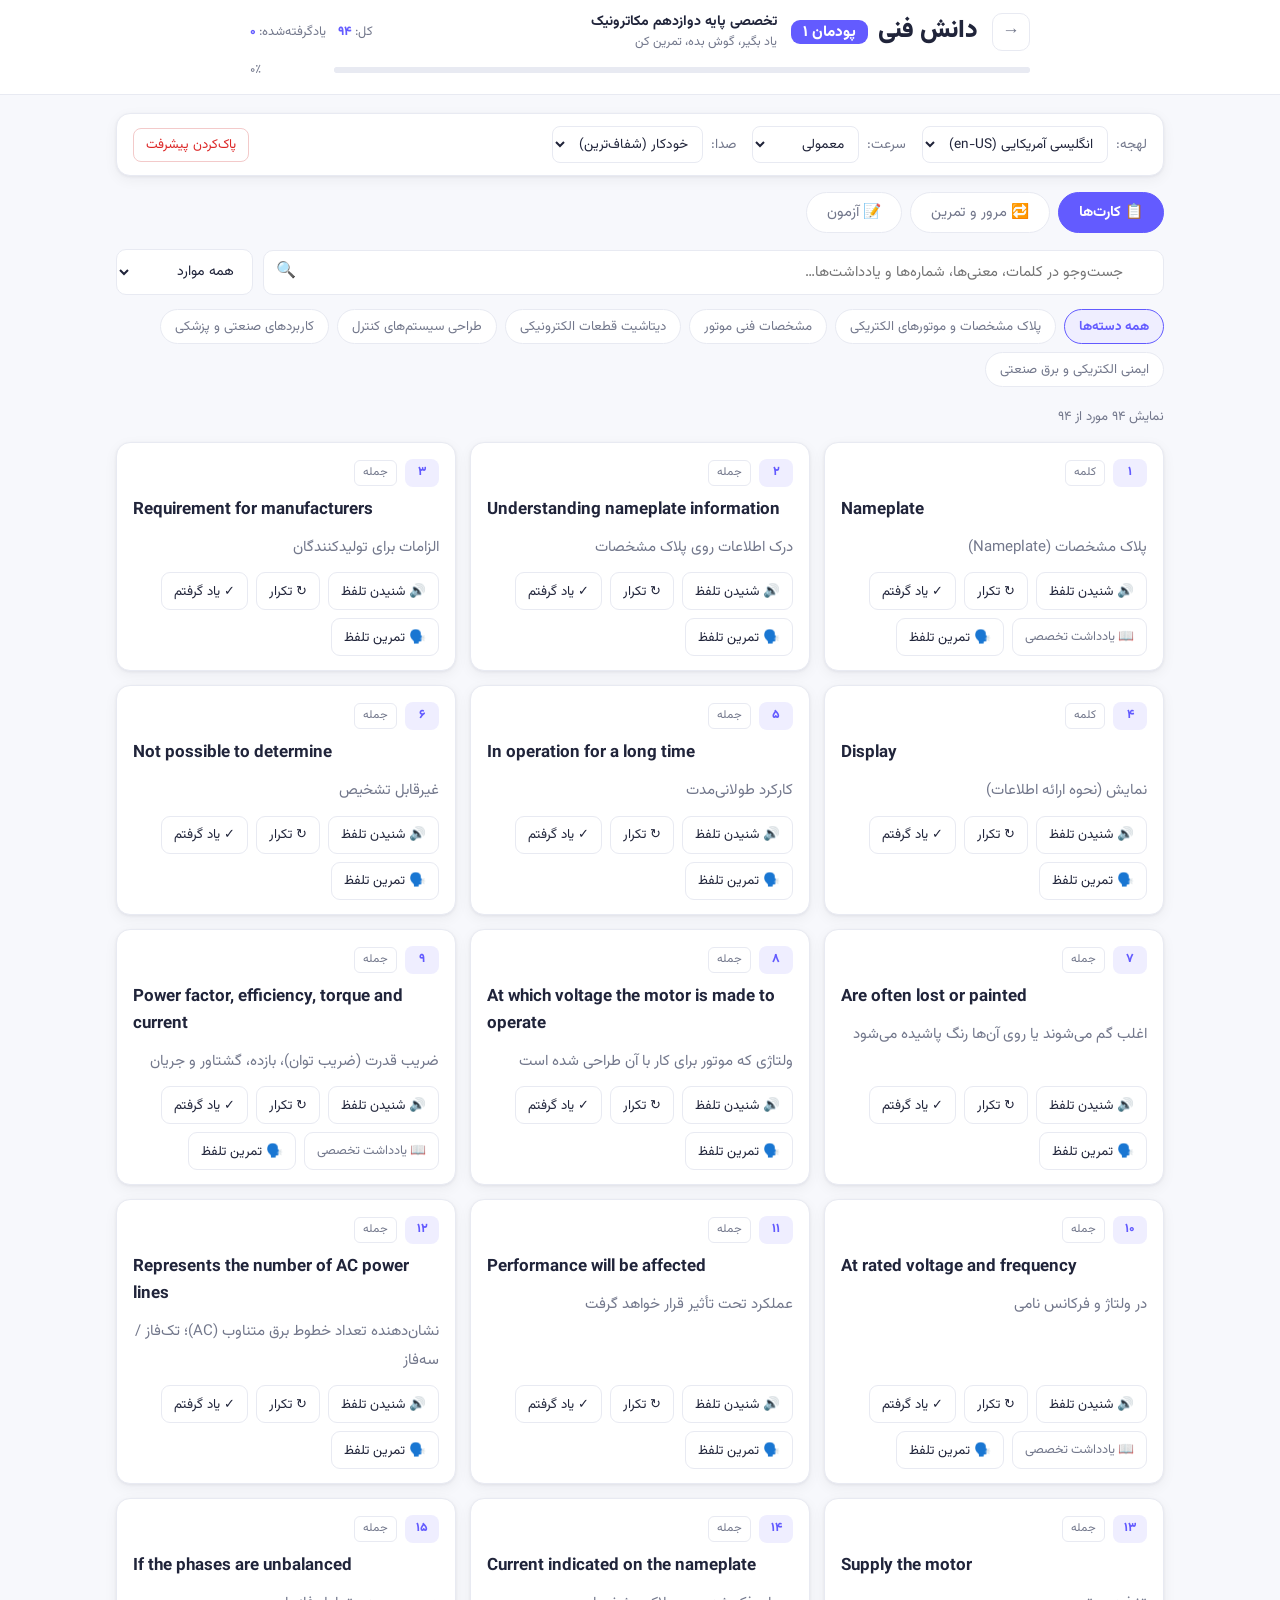
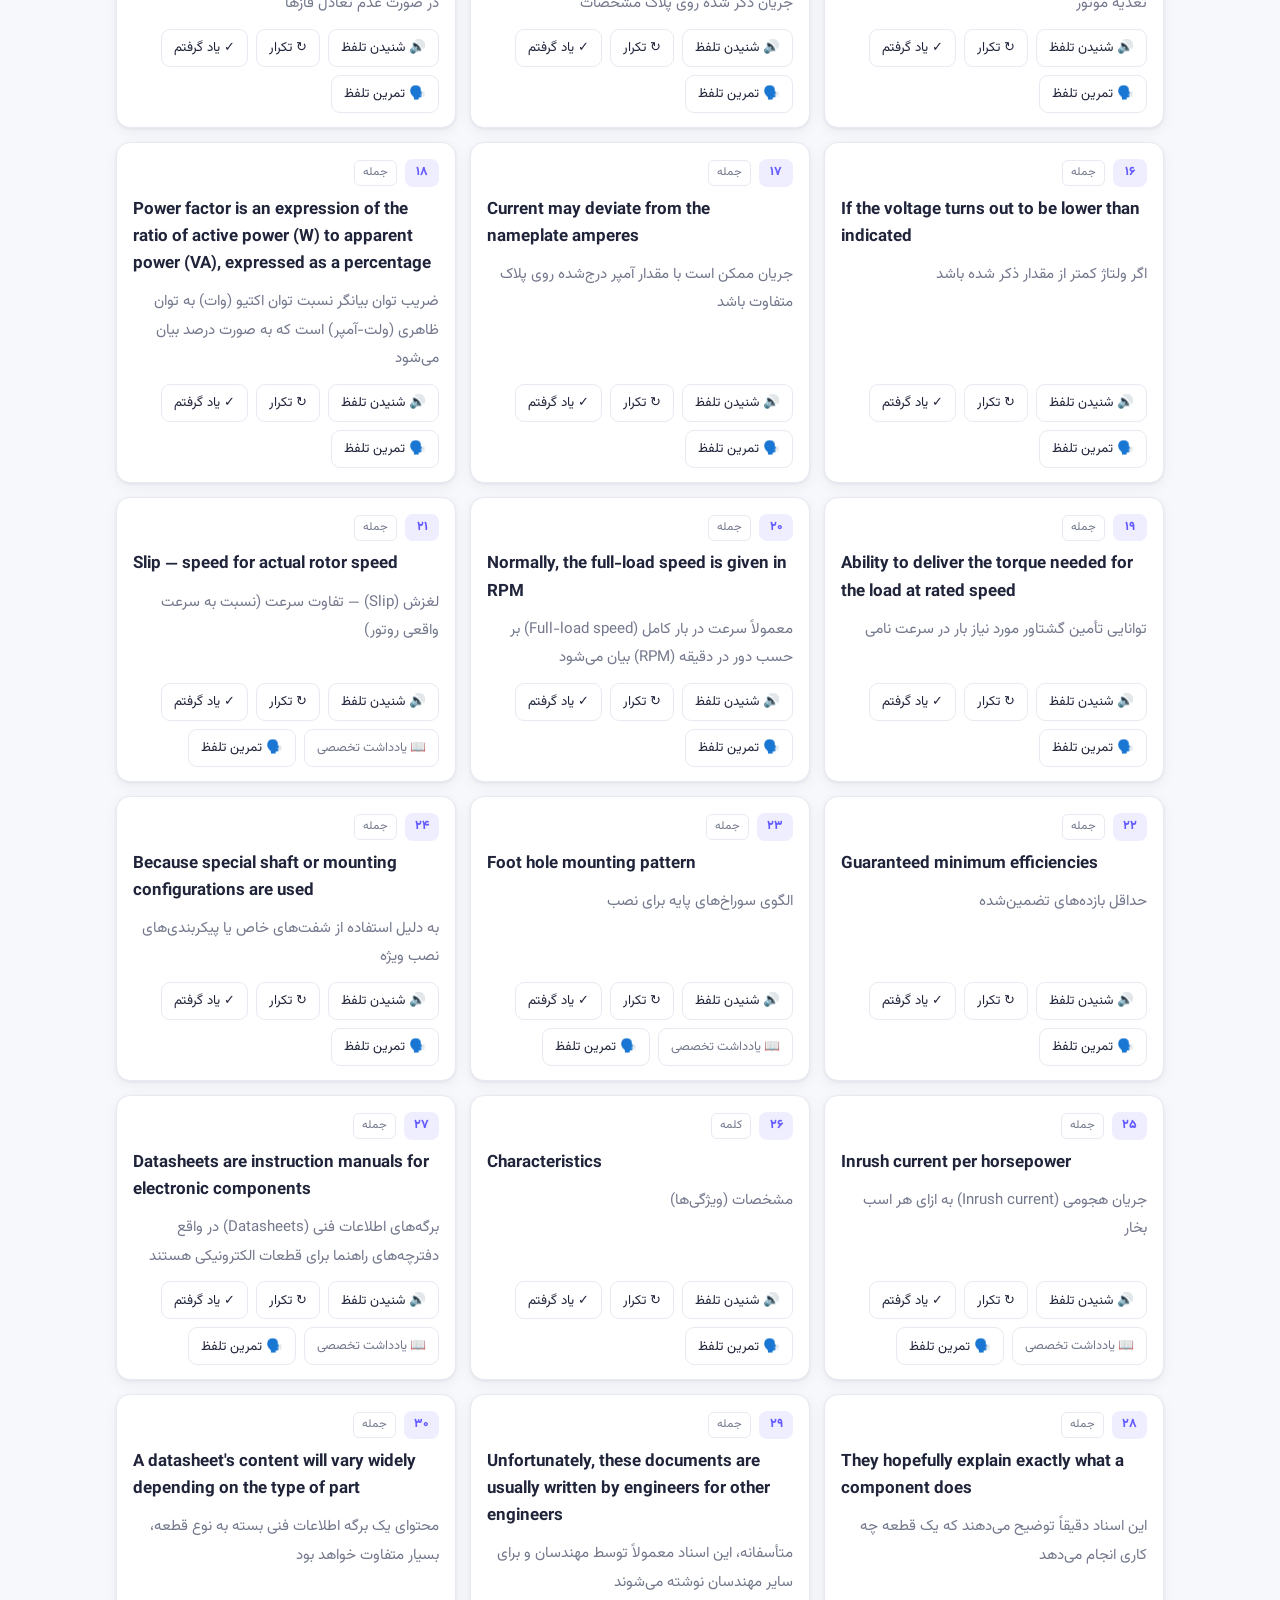
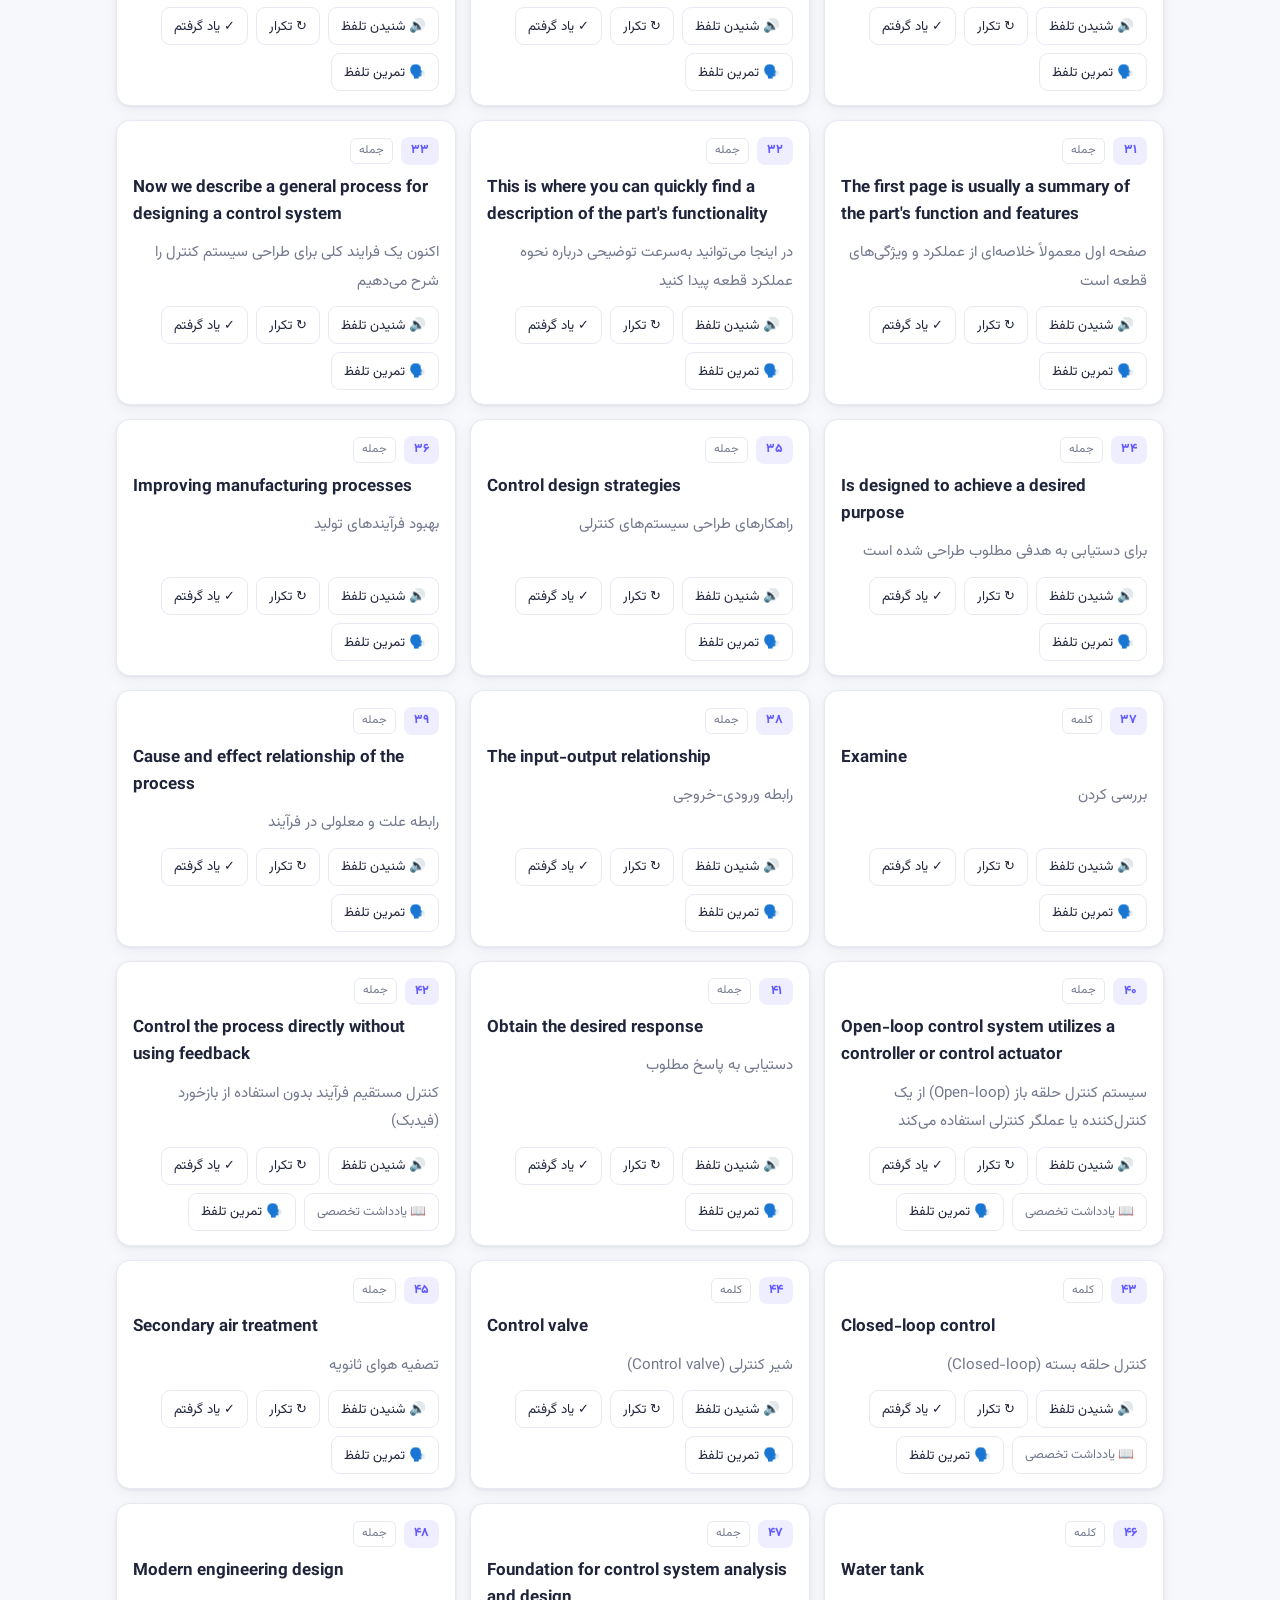
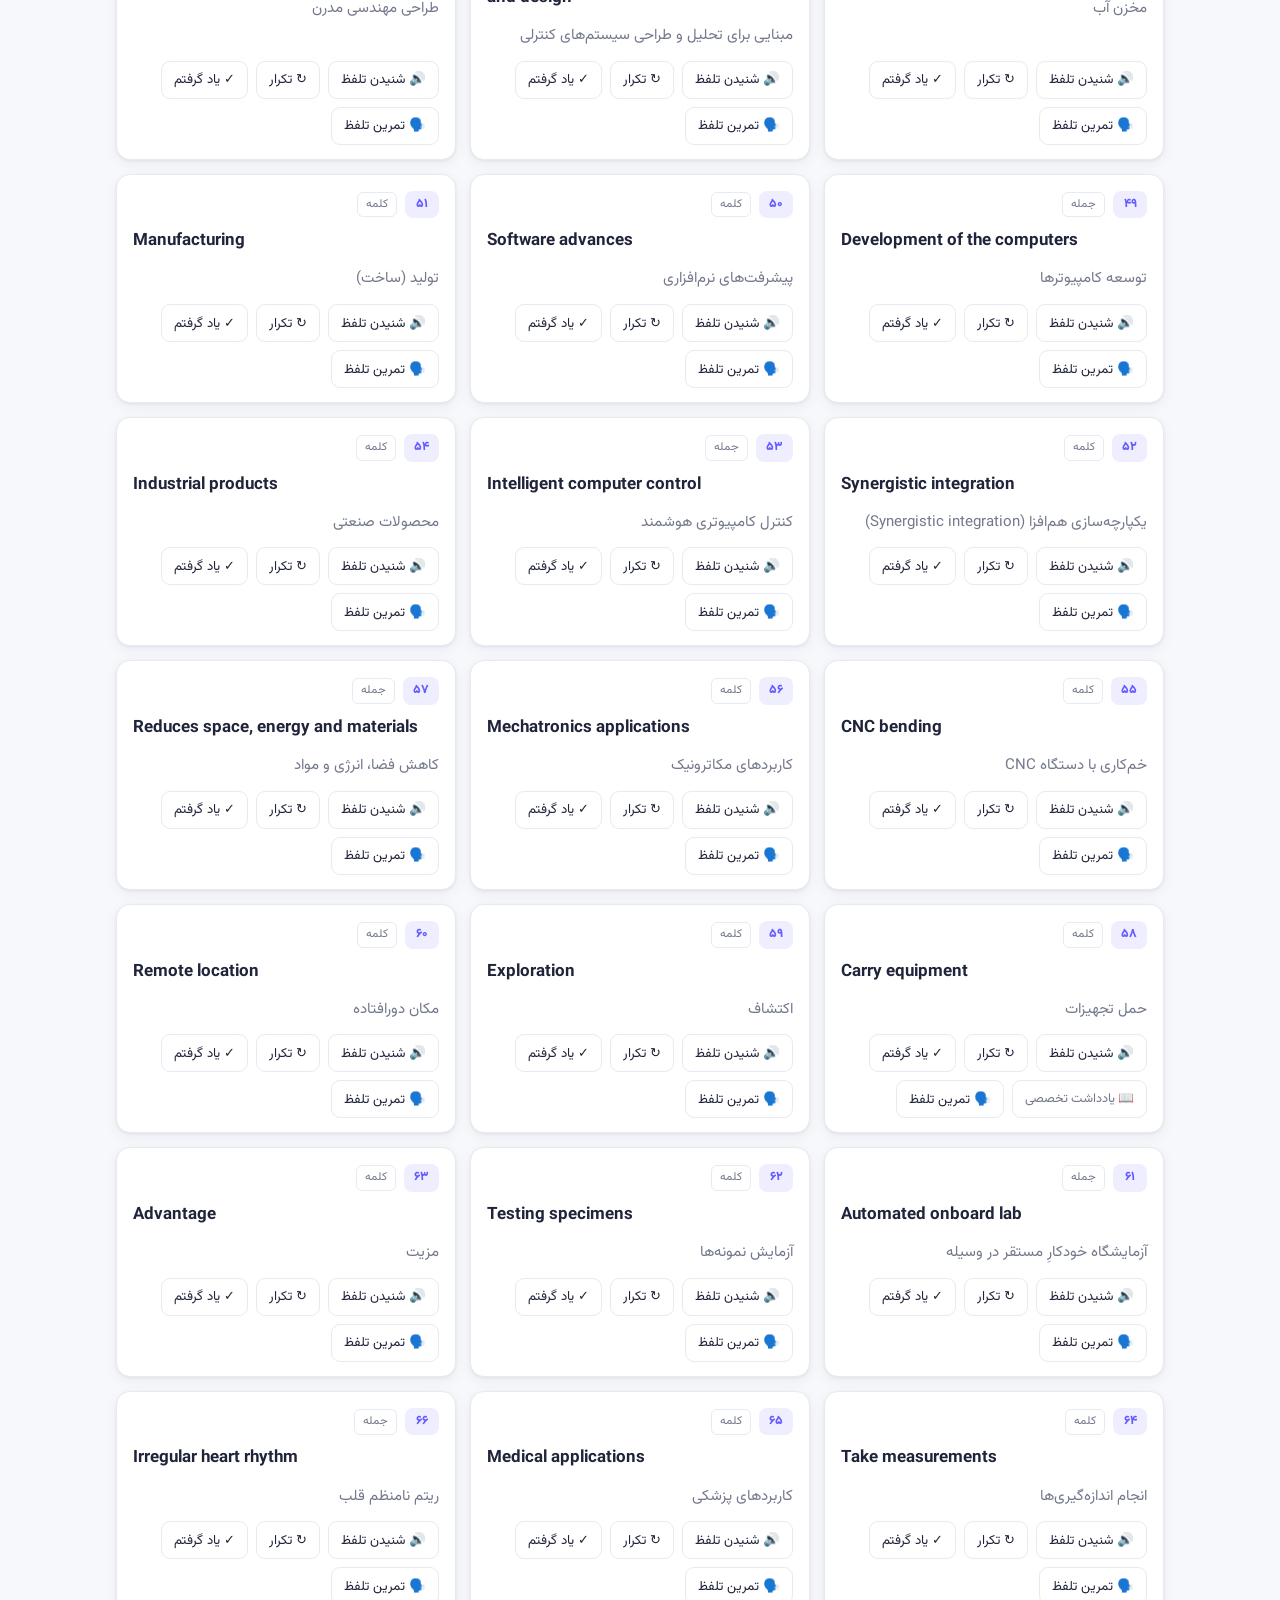
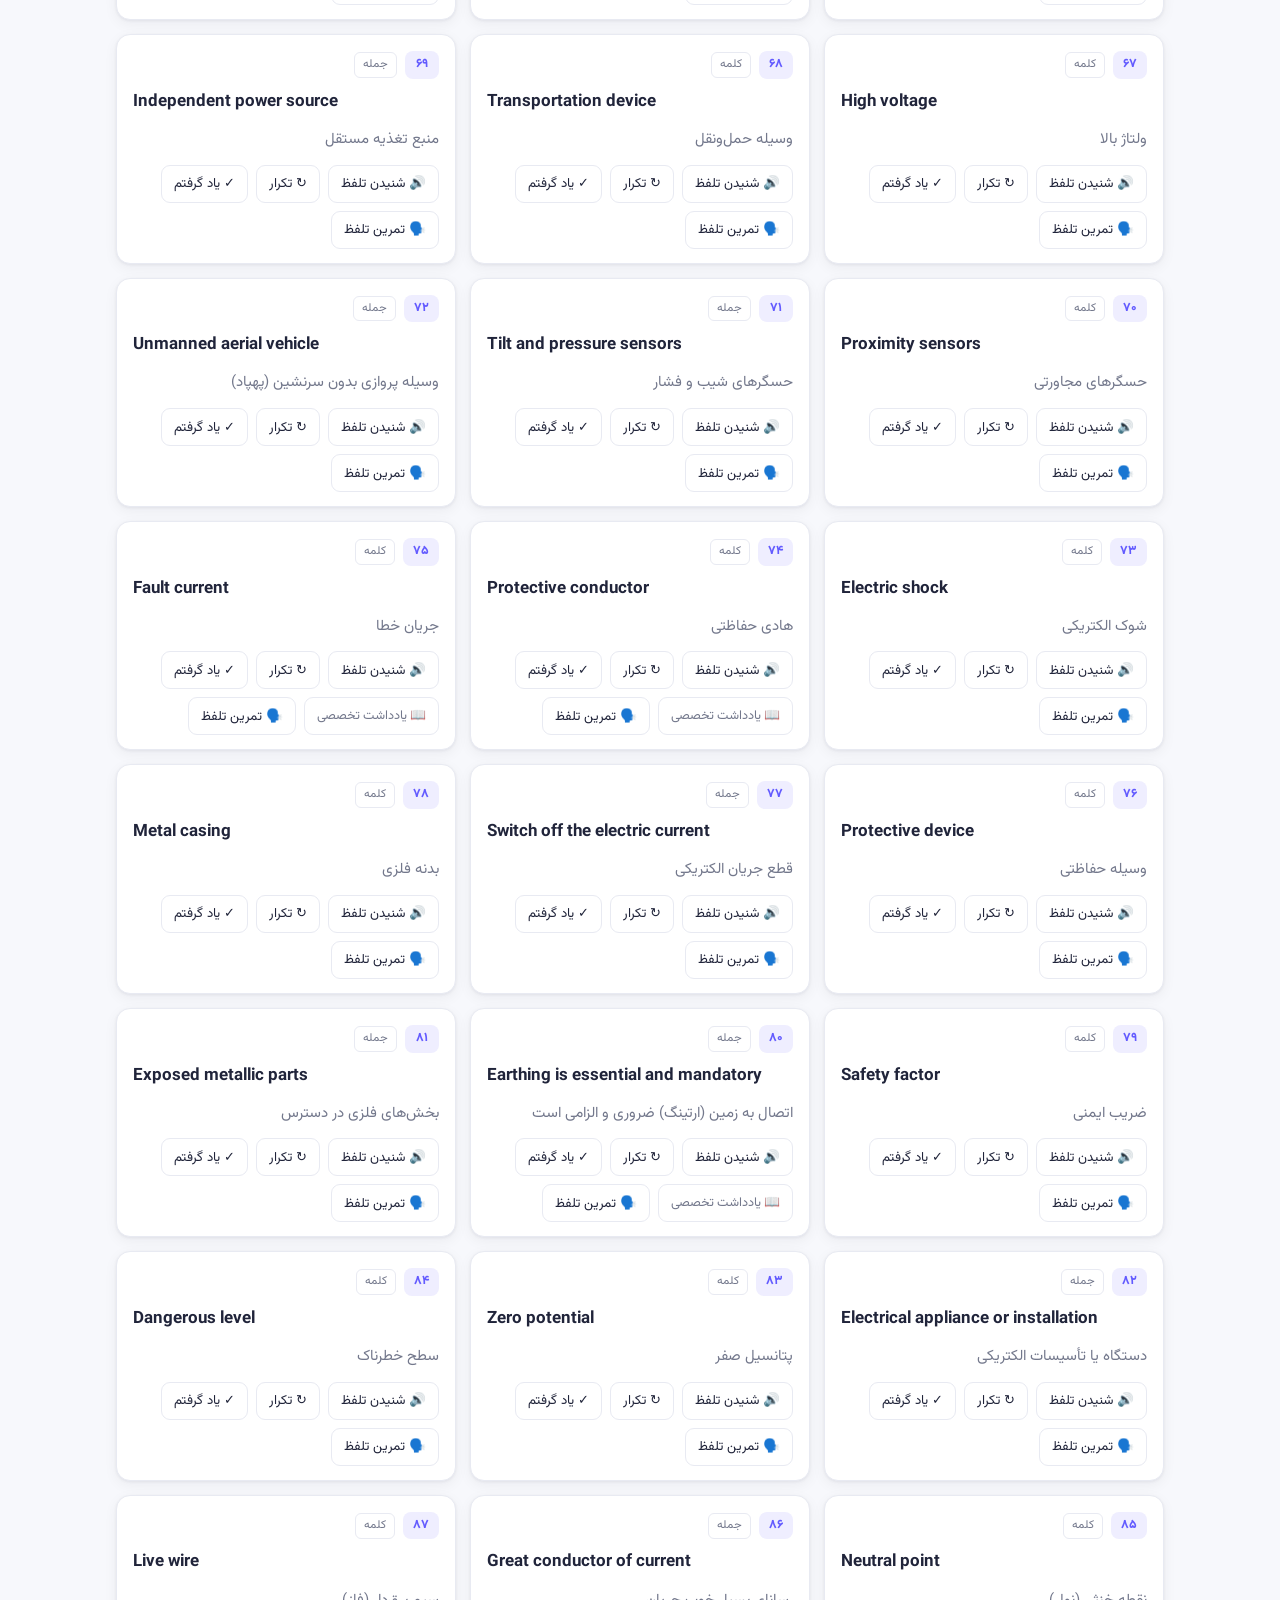
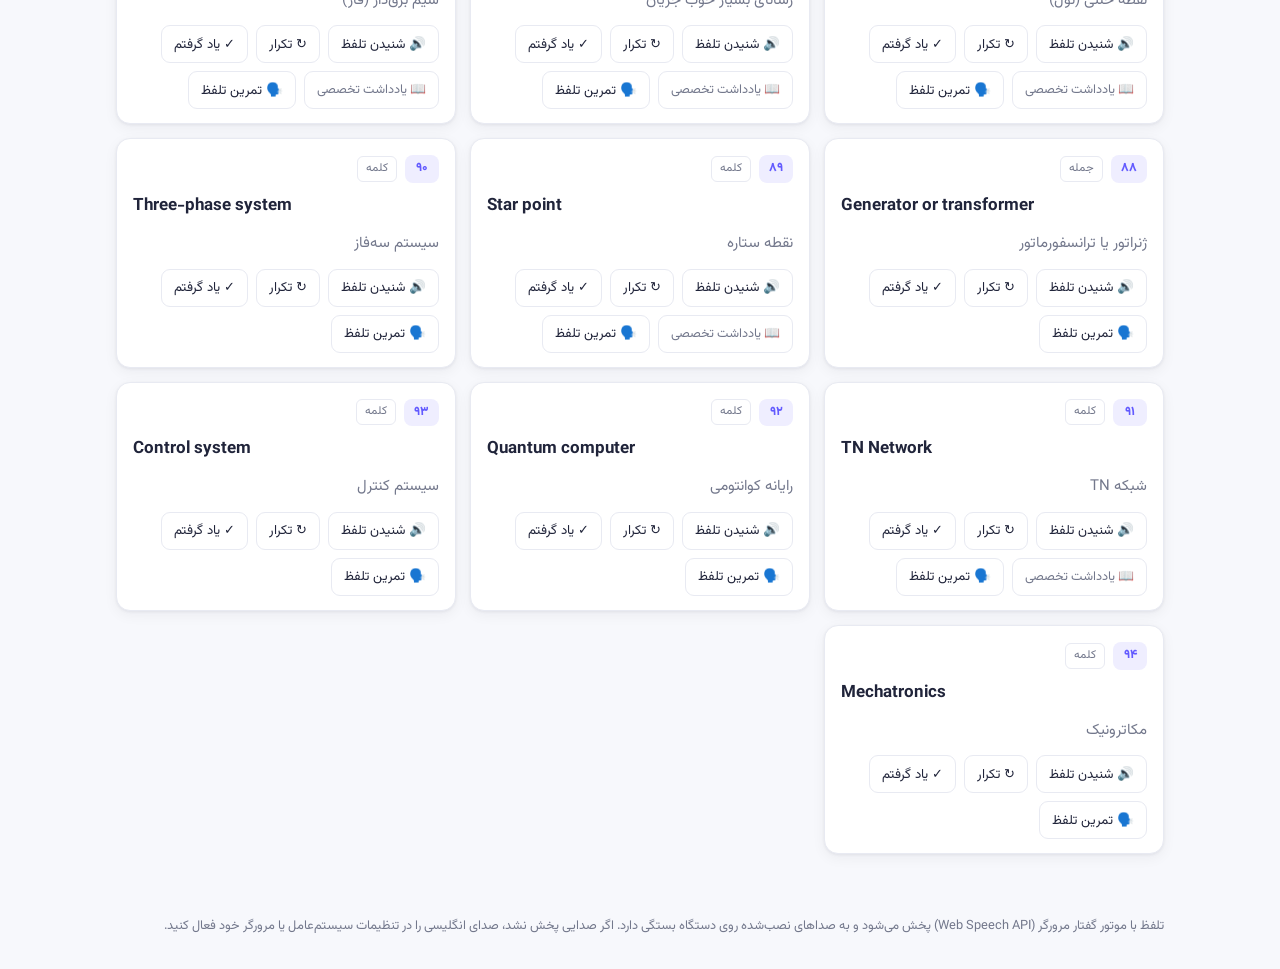
<file: podman-1.html>
<!DOCTYPE html>
<html lang="fa" dir="rtl">
<head>
<meta charset="UTF-8">
<meta name="viewport" content="width=device-width, initial-scale=1.0">
<meta name="description" content="آموزش تعاملی واژگان و جملات تخصصی انگلیسی دانش فنی پایه دوازدهم مکاترونیک — پودمان ۱؛ با تلفظ صوتی، تمرین، مرور و آزمون.">
<title>دانش فنی — پودمان ۱ | درس‌یار</title>
<link rel="preload" href="fonts/Vazirmatn-Regular.woff2" as="font" type="font/woff2" crossorigin>
<link rel="preload" href="fonts/Vazirmatn-ExtraBold.woff2" as="font" type="font/woff2" crossorigin>
<style>
  @font-face{
    font-family:"Vazirmatn";
    src:url("fonts/Vazirmatn-Regular.woff2") format("woff2-variations");
    font-weight:400;font-style:normal;font-display:swap;
  }
  @font-face{
    font-family:"Vazirmatn";
    src:url("fonts/Vazirmatn-Bold.woff2") format("woff2-variations");
    font-weight:700;font-style:normal;font-display:swap;
  }
  @font-face{
    font-family:"Vazirmatn";
    src:url("fonts/Vazirmatn-ExtraBold.woff2") format("woff2-variations");
    font-weight:800;font-style:normal;font-display:swap;
  }
  @font-face{
    font-family:"Vazirmatn";
    src:url("fonts/Vazirmatn-Black.woff2") format("woff2-variations");
    font-weight:900;font-style:normal;font-display:swap;
  }
  :root{
    --bg:#F7F8FC;
    --card:#ffffff;
    --border:#E8EAF2;
    --text:#20243A;
    --muted:#73788C;
    --primary:#635BFF;
    --primary-soft:#EFEEFF;
    --primary-dark:#4A42E0;
    --success:#16A37A;
    --success-soft:#E6F5EF;
    --danger:#dc2626;
    --radius:14px;
    --shadow:0 1px 3px rgba(17,24,39,.06),0 4px 14px rgba(17,24,39,.05);
  }
  *{box-sizing:border-box;margin:0;padding:0}
  html{scroll-behavior:smooth;overflow-anchor:none}
  body{
    font-family:"Vazirmatn","Noto Sans Arabic",Tahoma,"Segoe UI",sans-serif;
    background:var(--bg);
    color:var(--text);
    line-height:1.9;
    font-size:16px;
    min-height:100vh;
  }
  .en{direction:ltr;unicode-bidi:isolate;font-family:"Segoe UI","Vazirmatn",Tahoma,sans-serif;text-align:start}
  button{font-family:inherit;cursor:pointer}
  :focus-visible{outline:2px solid var(--primary);outline-offset:2px;border-radius:6px}

  /* ---------- Header ---------- */
  /* هدر fixed است (نه sticky): جمع‌شدنش هیچ تغییری در چیدمان سند و اسکرول نمی‌دهد
     و دیگر نیازی به جبران اسکرول نیست — بدون پرش و بدون فیدبک‌لوپ در موبایل */
  header{
    background:var(--card);
    border-bottom:1px solid var(--border);
    padding:12px 16px 12px;
    position:fixed;top:0;right:0;left:0;z-index:50;
  }
  body{padding-top:95px}
  .head-inner{max-width:780px;margin:0 auto}
  .head-row{display:flex;flex-wrap:wrap;align-items:center;gap:4px 14px}
  h1{font-size:1.55rem;font-weight:900;display:inline-flex;align-items:center;gap:10px;line-height:1.5}
  .title-main{color:var(--text)}
  .title-badge{
    background:var(--primary);color:#fff;border-radius:9px;
    padding:1px 12px;font-size:.95rem;font-weight:800;letter-spacing:0;
  }
  .title-side{display:flex;flex-direction:column;line-height:1.5}
  .title-sub{font-size:.88rem;font-weight:700;color:var(--text)}
  .subtitle{color:var(--muted);font-size:.78rem}
  .btn-back{display:inline-flex;align-items:center;justify-content:center;width:38px;height:38px;border:1px solid var(--border);border-radius:10px;background:var(--card);color:var(--muted);text-decoration:none;font-size:1.1rem;transition:border-color .15s,color .15s}
  .btn-back:hover{border-color:var(--primary);color:var(--primary)}
  .head-stats{margin-inline-start:auto;display:flex;gap:12px;font-size:.8rem;color:var(--muted)}
  .head-stats b{color:var(--primary);font-weight:800}
  .progress-wrap{margin-top:6px;display:flex;align-items:center;gap:10px}
  header.compact{padding:6px 16px 7px}
  header.compact h1{font-size:1.08rem;gap:8px}
  header.compact .title-badge{font-size:.8rem}
  header.compact .title-side{display:none}
  header.compact .head-stats{font-size:.72rem}
  header.compact .progress-wrap{margin-top:3px}
  progress{flex:1;appearance:none;height:6px;border-radius:99px;overflow:hidden;background:var(--border)}
  progress::-webkit-progress-bar{background:var(--border);border-radius:99px}
  progress::-webkit-progress-value{background:var(--primary);border-radius:99px;transition:width .3s}
  .progress-label{font-size:.8rem;color:var(--muted);min-width:74px;text-align:end}

  main{max-width:1080px;margin:0 auto;padding:18px 16px 60px}

  /* ---------- Settings ---------- */
  .settings{
    display:flex;flex-wrap:wrap;gap:10px 16px;align-items:center;
    background:var(--card);border:1px solid var(--border);border-radius:var(--radius);
    padding:12px 16px;margin-bottom:16px;box-shadow:var(--shadow);
  }
  .settings label{font-size:.85rem;color:var(--muted);display:flex;align-items:center;gap:8px}
  select{
    font-family:inherit;font-size:.85rem;padding:6px 10px;border:1px solid var(--border);
    border-radius:8px;background:var(--card);color:var(--text);max-width:100%;
  }
  #voice{max-width:min(230px,58vw)}
  .btn-reset{
    margin-inline-start:auto;font-size:.82rem;color:var(--danger);background:none;
    border:1px solid #f3caca;border-radius:8px;padding:6px 12px;transition:background .15s;
  }
  .btn-reset:hover{background:#fdf1f1}

  /* ---------- Tabs ---------- */
  .tabs{display:flex;gap:8px;margin-bottom:16px;flex-wrap:wrap}
  .tab-btn{
    border:1px solid var(--border);background:var(--card);border-radius:99px;
    padding:8px 20px;font-size:.92rem;font-weight:500;color:var(--muted);transition:all .15s;
  }
  .tab-btn[aria-selected="true"]{background:var(--primary);border-color:var(--primary);color:#fff;font-weight:700}
  .tab-panel{display:none}
  .tab-panel.active{display:block}

  /* ---------- Toolbar ---------- */
  .toolbar{display:flex;flex-wrap:wrap;gap:10px;margin-bottom:14px;align-items:center}
  .search-wrap{position:relative;flex:1;min-width:230px}
  .search-wrap input{
    width:100%;font-family:inherit;font-size:.92rem;padding:10px 40px 10px 14px;
    border:1px solid var(--border);border-radius:10px;background:var(--card);
  }
  .search-wrap .icon{position:absolute;inset-inline-end:13px;top:50%;transform:translateY(-50%);color:var(--muted);pointer-events:none}
  select.filter{padding:10px 14px;border-radius:10px;font-size:.88rem}
  .chips{display:flex;flex-wrap:wrap;gap:8px;margin-bottom:18px}
  .chip{
    border:1px solid var(--border);background:var(--card);border-radius:99px;
    padding:6px 14px;font-size:.83rem;color:var(--muted);transition:all .15s;
  }
  .chip[aria-pressed="true"]{background:var(--primary-soft);border-color:var(--primary);color:var(--primary);font-weight:700}
  .result-count{font-size:.82rem;color:var(--muted);margin-bottom:12px}

  /* ---------- Cards ---------- */
  .grid{display:grid;grid-template-columns:repeat(auto-fill,minmax(310px,1fr));gap:14px}
  .card{
    background:var(--card);border:1px solid var(--border);border-radius:var(--radius);
    padding:16px 16px 14px;box-shadow:var(--shadow);display:flex;flex-direction:column;gap:10px;
    transition:box-shadow .15s;
  }
  .card:hover{box-shadow:0 2px 6px rgba(17,24,39,.08),0 8px 22px rgba(17,24,39,.07)}
  .card.learned{border-color:#bfe8d6;background:linear-gradient(0deg,var(--success-soft),#fff 60%)}
  .card-top{display:flex;align-items:center;gap:8px}
  .num{
    background:var(--primary-soft);color:var(--primary);font-weight:800;font-size:.78rem;
    border-radius:8px;padding:2px 10px;min-width:34px;text-align:center;
  }
  .kind{font-size:.72rem;color:var(--muted);border:1px solid var(--border);border-radius:6px;padding:1px 8px}
  .learned-badge{
    margin-inline-start:auto;font-size:.75rem;color:var(--success);font-weight:700;display:none;align-items:center;gap:4px;
  }
  .card.learned .learned-badge{display:inline-flex}
  .en-text{font-size:1.06rem;font-weight:600;line-height:1.6}
  .fa-text{font-size:.94rem;color:var(--muted)}
  .actions{display:flex;flex-wrap:wrap;gap:8px;margin-top:auto}
  .btn{
    border:1px solid var(--border);background:var(--card);border-radius:9px;
    padding:7px 12px;font-size:.83rem;color:var(--text);display:inline-flex;align-items:center;gap:6px;
    transition:all .15s;min-height:38px;
  }
  .btn:hover{border-color:var(--primary);color:var(--primary)}
  .btn.playing{background:var(--primary);border-color:var(--primary);color:#fff}
  .btn-learn.learned{background:var(--success);border-color:var(--success);color:#fff}
  .btn-note{font-size:.8rem;color:var(--muted)}
  .note{
    display:none;background:#f8f9fc;border:1px dashed var(--border);border-radius:10px;
    padding:10px 12px;font-size:.84rem;color:var(--muted);white-space:pre-line;
  }
  .note.open{display:block}

  /* ---------- Practice panel ---------- */
  .practice{display:none;border-top:1px solid var(--border);padding-top:12px;margin-top:2px}
  .practice.open{display:block}
  .practice .hint{font-size:.8rem;color:var(--muted);margin-bottom:8px}
  .practice .row{display:flex;flex-wrap:wrap;gap:8px;align-items:center}
  .mic-result{margin-top:8px;font-size:.86rem;display:none}
  .mic-result.show{display:block}
  .score-bar{height:6px;background:var(--border);border-radius:99px;overflow:hidden;margin-top:6px}
  .score-bar>span{display:block;height:100%;background:var(--primary);border-radius:99px;transition:width .4s}
  .score-good{background:var(--success)!important}

  /* ---------- Review / Quiz ---------- */
  .stage{
    max-width:640px;margin:0 auto;background:var(--card);border:1px solid var(--border);
    border-radius:18px;box-shadow:var(--shadow);padding:30px 24px;text-align:center;
  }
  .stage .num{font-size:.85rem}
  .stage .en-big{font-size:1.5rem;font-weight:700;line-height:1.7;margin:18px 0 6px}
  .stage .fa-big{font-size:1.15rem;color:var(--text);min-height:56px;display:flex;align-items:center;justify-content:center}
  .fa-big.hidden-fa .fa-value{visibility:hidden}
  .counter{color:var(--muted);font-size:.85rem;margin-top:18px}
  .stage-actions{display:flex;flex-wrap:wrap;justify-content:center;gap:10px;margin-top:18px}
  .btn-primary{
    background:var(--primary);border-color:var(--primary);color:#fff;font-weight:700;
  }
  .btn-primary:hover{background:var(--primary-dark);color:#fff}
  .empty{
    text-align:center;color:var(--muted);padding:50px 10px;font-size:.95rem;
  }
  .toast{
    position:fixed;bottom:20px;inset-inline:0;margin:0 auto;width:max-content;max-width:90vw;
    background:#1f2937;color:#fff;border-radius:10px;padding:11px 20px;font-size:.88rem;
    z-index:100;opacity:0;pointer-events:none;transition:opacity .25s;
  }
  .toast.show{opacity:1}

  footer{
    max-width:1080px;margin:0 auto;padding:0 16px 30px;color:var(--muted);font-size:.8rem;
  }

  @media (max-width:600px){
    h1{font-size:1.3rem;gap:8px}
    .title-badge{font-size:.85rem}
    .head-stats{width:100%;margin-inline-start:0}
    .stage{padding:22px 16px}
    .stage .en-big{font-size:1.25rem}
  }
  @media (prefers-reduced-motion:reduce){
    *{transition:none!important;animation:none!important;scroll-behavior:auto}
  }
</style>
</head>
<body>

<header>
  <div class="head-inner">
    <div class="head-row">
      <a class="btn-back" href="danesh-fani.html" title="بازگشت به پودمان‌های دانش فنی" aria-label="بازگشت به پودمان‌های دانش فنی">→</a>
      <h1><span class="title-main">دانش فنی</span><span class="title-badge">پودمان ۱</span></h1>
      <div class="title-side">
        <span class="title-sub">تخصصی پایه دوازدهم مکاترونیک</span>
        <span class="subtitle">یاد بگیر، گوش بده، تمرین کن</span>
      </div>
      <div class="head-stats">
        <span>کل: <b id="stat-total">۹۴</b></span>
        <span>یادگرفته‌شده: <b id="stat-learned">۰</b></span>
      </div>
    </div>
    <div class="progress-wrap">
      <progress id="progress" value="0" max="100" aria-label="پیشرفت کلی یادگیری"></progress>
      <span class="progress-label" id="progress-label">۰٪</span>
    </div>
  </div>
</header>

<main>
  <section class="settings" aria-label="تنظیمات تلفظ">
    <label>لهجه:
      <select id="accent">
        <option value="en-US">انگلیسی آمریکایی (en-US)</option>
        <option value="en-GB">انگلیسی بریتیش (en-GB)</option>
      </select>
    </label>
    <label>سرعت:
      <select id="rate">
        <option value="0.7">آهسته</option>
        <option value="1" selected>معمولی</option>
        <option value="1.25">کمی سریع‌تر</option>
      </select>
    </label>
    <label>صدا:
      <select id="voice">
        <option value="auto">خودکار (شفاف‌ترین)</option>
      </select>
    </label>
    <button class="btn-reset" id="btn-reset">پاک‌کردن پیشرفت</button>
  </section>

  <div class="tabs" role="tablist" aria-label="بخش‌های آموزش">
    <button class="tab-btn" role="tab" aria-selected="true" data-tab="cards">📋 کارت‌ها</button>
    <button class="tab-btn" role="tab" aria-selected="false" data-tab="review">🔁 مرور و تمرین</button>
    <button class="tab-btn" role="tab" aria-selected="false" data-tab="quiz">📝 آزمون</button>
  </div>

  <!-- ================= کارت‌ها ================= -->
  <section class="tab-panel active" id="panel-cards" role="tabpanel">
    <div class="toolbar">
      <div class="search-wrap">
        <input type="search" id="search" placeholder="جست‌وجو در کلمات، معنی‌ها، شماره‌ها و یادداشت‌ها…" aria-label="جست‌وجو">
        <span class="icon" aria-hidden="true">🔍</span>
      </div>
      <select class="filter" id="filter" aria-label="فیلتر وضعیت">
        <option value="all">همه موارد</option>
        <option value="learned">یادگرفته‌شده‌ها</option>
        <option value="unlearned">یادنگرفته‌شده‌ها</option>
        <option value="word">فقط کلمات</option>
        <option value="sentence">فقط جمله‌ها</option>
      </select>
    </div>
    <div class="chips" id="chips" role="group" aria-label="فیلتر دسته‌بندی"></div>
    <div class="result-count" id="result-count" aria-live="polite"></div>
    <div class="grid" id="grid"></div>
    <div class="empty" id="cards-empty" hidden>موردی مطابق جست‌وجو و فیلترهای انتخابی پیدا نشد.</div>
  </section>

  <!-- ================= مرور و تمرین ================= -->
  <section class="tab-panel" id="panel-review" role="tabpanel">
    <div class="stage">
      <span class="num" id="rv-num"></span>
      <div class="en-big en" id="rv-en" dir="ltr"></div>
      <div class="fa-big" id="rv-fa-wrap"><span class="fa-value" id="rv-fa"></span></div>
      <div class="stage-actions">
        <button class="btn" id="rv-play">🔊 شنیدن تلفظ</button>
        <button class="btn" id="rv-reveal">👁️ نمایش ترجمه</button>
        <button class="btn btn-learn" id="rv-learn">✓ یاد گرفتم</button>
      </div>
      <div class="stage-actions">
        <button class="btn" id="rv-prev">→ قبلی</button>
        <button class="btn btn-primary" id="rv-next">بعدی ←</button>
      </div>
      <div class="counter" id="rv-counter"></div>
    </div>
  </section>

  <!-- ================= آزمون ================= -->
  <section class="tab-panel" id="panel-quiz" role="tabpanel">
    <div class="stage">
      <span class="num" id="qz-num"></span>
      <div class="en-big en" id="qz-en" dir="ltr"></div>
      <div class="fa-big" id="qz-fa-wrap"><span class="fa-value" id="qz-fa"></span></div>
      <div class="stage-actions">
        <button class="btn" id="qz-play">🔊 شنیدن تلفظ</button>
        <button class="btn btn-primary" id="qz-reveal">نمایش پاسخ</button>
        <button class="btn btn-primary" id="qz-next" hidden>سؤال بعدی ←</button>
      </div>
      <div class="counter" id="qz-counter"></div>
    </div>
  </section>
</main>

<footer>
  تلفظ با موتور گفتار مرورگر (Web Speech API) پخش می‌شود و به صداهای نصب‌شده روی دستگاه بستگی دارد.
  اگر صدایی پخش نشد، صدای انگلیسی را در تنظیمات سیستم‌عامل یا مرورگر خود فعال کنید.
</footer>

<div class="toast" id="toast" role="status" aria-live="polite"></div>

<script>
"use strict";

/* ================= داده‌های آموزشی (استخراج‌شده از منبع اصلی) ================= */
const CATEGORIES = {
  c1:"پلاک مشخصات و موتورهای الکتریکی",
  c2:"مشخصات فنی موتور",
  c3:"دیتاشیت قطعات الکترونیکی",
  c4:"طراحی سیستم‌های کنترل",
  c5:"کاربردهای صنعتی و پزشکی",
  c6:"ایمنی الکتریکی و برق صنعتی"
};

const DATA = [
  {n:1, cat:"c1", en:"Nameplate", fa:"پلاک مشخصات (Nameplate)", note:"Nameplate: پلاکی روی دستگاه که اطلاعات فنی آن — مانند ولتاژ، جریان و توان نامی — روی آن درج شده است."},
  {n:2, cat:"c1", en:"Understanding nameplate information", fa:"درک اطلاعات روی پلاک مشخصات"},
  {n:3, cat:"c1", en:"Requirement for manufacturers", fa:"الزامات برای تولیدکنندگان"},
  {n:4, cat:"c1", en:"Display", fa:"نمایش (نحوه ارائه اطلاعات)"},
  {n:5, cat:"c1", en:"In operation for a long time", fa:"کارکرد طولانی‌مدت"},
  {n:6, cat:"c1", en:"Not possible to determine", fa:"غیرقابل تشخیص"},
  {n:7, cat:"c1", en:"Are often lost or painted", fa:"اغلب گم می‌شوند یا روی آن‌ها رنگ پاشیده می‌شود"},
  {n:8, cat:"c1", en:"At which voltage the motor is made to operate", fa:"ولتاژی که موتور برای کار با آن طراحی شده است"},
  {n:9, cat:"c1", en:"Power factor, efficiency, torque and current", fa:"ضریب قدرت (ضریب توان)، بازده، گشتاور و جریان", note:"Torque: گشتاور؛ اثر چرخانندهٔ نیرو\nEfficiency: بازده؛ نسبت توان خروجی مفید به توان ورودی\nPower Factor: ضریب قدرت؛ ضریب توان — در حالت متداول سینوسی، نسبت توان اکتیو به توان ظاهری"},
  {n:10, cat:"c1", en:"At rated voltage and frequency", fa:"در ولتاژ و فرکانس نامی", note:"Rated: نامی؛ مقداری که دستگاه برای کار در آن طراحی شده است."},
  {n:11, cat:"c1", en:"Performance will be affected", fa:"عملکرد تحت تأثیر قرار خواهد گرفت"},
  {n:12, cat:"c1", en:"Represents the number of AC power lines", fa:"نشان‌دهنده تعداد خطوط برق متناوب (AC)؛ تک‌فاز / سه‌فاز"},
  {n:13, cat:"c1", en:"Supply the motor", fa:"تغذیه موتور"},
  {n:14, cat:"c1", en:"Current indicated on the nameplate", fa:"جریان ذکر شده روی پلاک مشخصات"},
  {n:15, cat:"c1", en:"If the phases are unbalanced", fa:"در صورت عدم تعادل فازها"},
  {n:16, cat:"c1", en:"If the voltage turns out to be lower than indicated", fa:"اگر ولتاژ کمتر از مقدار ذکر شده باشد"},
  {n:17, cat:"c1", en:"Current may deviate from the nameplate amperes", fa:"جریان ممکن است با مقدار آمپر درج‌شده روی پلاک متفاوت باشد"},
  {n:18, cat:"c1", en:"Power factor is an expression of the ratio of active power (W) to apparent power (VA), expressed as a percentage", fa:"ضریب توان بیانگر نسبت توان اکتیو (وات) به توان ظاهری (ولت-آمپر) است که به صورت درصد بیان می‌شود"},
  {n:19, cat:"c2", en:"Ability to deliver the torque needed for the load at rated speed", fa:"توانایی تأمین گشتاور مورد نیاز بار در سرعت نامی"},
  {n:20, cat:"c2", en:"Normally, the full-load speed is given in RPM", fa:"معمولاً سرعت در بار کامل (Full-load speed) بر حسب دور در دقیقه (RPM) بیان می‌شود"},
  {n:21, cat:"c2", en:"Slip — speed for actual rotor speed", fa:"لغزش (Slip) — تفاوت سرعت (نسبت به سرعت واقعی روتور)", note:"عبارت دست‌نویس و مبهم است (نیازمند بررسی). لغزش (Slip): اختلاف بین سرعت میدان مغناطیسی دوار و سرعت واقعی روتور."},
  {n:22, cat:"c2", en:"Guaranteed minimum efficiencies", fa:"حداقل بازده‌های تضمین‌شده"},
  {n:23, cat:"c2", en:"Foot hole mounting pattern", fa:"الگوی سوراخ‌های پایه برای نصب", note:"عبارت دست‌نویس است و احتمالاً به الگوی سوراخ‌های نصب پایهٔ موتور اشاره دارد."},
  {n:24, cat:"c2", en:"Because special shaft or mounting configurations are used", fa:"به دلیل استفاده از شفت‌های خاص یا پیکربندی‌های نصب ویژه"},
  {n:25, cat:"c2", en:"Inrush current per horsepower", fa:"جریان هجومی (Inrush current) به ازای هر اسب بخار", note:"از نظر فنی به جریان هجومی موتور هنگام راه‌اندازی اشاره دارد؛ واحد دقیق آن به متن اصلی و مشخصات فنی موردنظر بستگی دارد."},
  {n:26, cat:"c2", en:"Characteristics", fa:"مشخصات (ویژگی‌ها)"},
  {n:27, cat:"c3", en:"Datasheets are instruction manuals for electronic components", fa:"برگه‌های اطلاعات فنی (Datasheets) در واقع دفترچه‌های راهنما برای قطعات الکترونیکی هستند", note:"Datasheet: دیتاشیت یا برگهٔ اطلاعات فنی\nComponent: قطعه\nFunction: عملکرد\nFeature: ویژگی\nFunctionality: قابلیت‌ها و نحوهٔ عملکرد\nDepending on: بسته به"},
  {n:28, cat:"c3", en:"They hopefully explain exactly what a component does", fa:"این اسناد دقیقاً توضیح می‌دهند که یک قطعه چه کاری انجام می‌دهد"},
  {n:29, cat:"c3", en:"Unfortunately, these documents are usually written by engineers for other engineers", fa:"متأسفانه، این اسناد معمولاً توسط مهندسان و برای سایر مهندسان نوشته می‌شوند"},
  {n:30, cat:"c3", en:"A datasheet's content will vary widely depending on the type of part", fa:"محتوای یک برگه اطلاعات فنی بسته به نوع قطعه، بسیار متفاوت خواهد بود"},
  {n:31, cat:"c3", en:"The first page is usually a summary of the part's function and features", fa:"صفحه اول معمولاً خلاصه‌ای از عملکرد و ویژگی‌های قطعه است"},
  {n:32, cat:"c3", en:"This is where you can quickly find a description of the part's functionality", fa:"در اینجا می‌توانید به‌سرعت توضیحی درباره نحوه عملکرد قطعه پیدا کنید"},
  {n:33, cat:"c4", en:"Now we describe a general process for designing a control system", fa:"اکنون یک فرایند کلی برای طراحی سیستم کنترل را شرح می‌دهیم"},
  {n:34, cat:"c4", en:"Is designed to achieve a desired purpose", fa:"برای دستیابی به هدفی مطلوب طراحی شده است"},
  {n:35, cat:"c4", en:"Control design strategies", fa:"راهکارهای طراحی سیستم‌های کنترلی"},
  {n:36, cat:"c4", en:"Improving manufacturing processes", fa:"بهبود فرآیندهای تولید"},
  {n:37, cat:"c4", en:"Examine", fa:"بررسی کردن"},
  {n:38, cat:"c4", en:"The input-output relationship", fa:"رابطه ورودی-خروجی"},
  {n:39, cat:"c4", en:"Cause and effect relationship of the process", fa:"رابطه علت و معلولی در فرآیند"},
  {n:40, cat:"c4", en:"Open-loop control system utilizes a controller or control actuator", fa:"سیستم کنترل حلقه باز (Open-loop) از یک کنترل‌کننده یا عملگر کنترلی استفاده می‌کند", note:"Open-loop control — کنترل حلقه‌باز: سیستم خروجی را برای اصلاح عملکرد به ورودی بازخورد نمی‌دهد.\nController — کنترل‌کننده: بخشی که فرمان کنترلی را تولید می‌کند.\nActuator — عملگر: وسیله‌ای که فرمان را به عمل فیزیکی تبدیل می‌کند."},
  {n:41, cat:"c4", en:"Obtain the desired response", fa:"دستیابی به پاسخ مطلوب"},
  {n:42, cat:"c4", en:"Control the process directly without using feedback", fa:"کنترل مستقیم فرآیند بدون استفاده از بازخورد (فیدبک)", note:"Feedback — بازخورد: اطلاعات برگشتی از خروجی سیستم."},
  {n:43, cat:"c4", en:"Closed-loop control", fa:"کنترل حلقه بسته (Closed-loop)", note:"Closed-loop control — کنترل حلقه‌بسته: خروجی اندازه‌گیری می‌شود و از بازخورد برای اصلاح عملکرد سیستم استفاده می‌شود."},
  {n:44, cat:"c4", en:"Control valve", fa:"شیر کنترلی (Control valve)"},
  {n:45, cat:"c4", en:"Secondary air treatment", fa:"تصفیه هوای ثانویه"},
  {n:46, cat:"c4", en:"Water tank", fa:"مخزن آب"},
  {n:47, cat:"c4", en:"Foundation for control system analysis and design", fa:"مبنایی برای تحلیل و طراحی سیستم‌های کنترلی"},
  {n:48, cat:"c4", en:"Modern engineering design", fa:"طراحی مهندسی مدرن"},
  {n:49, cat:"c4", en:"Development of the computers", fa:"توسعه کامپیوترها"},
  {n:50, cat:"c4", en:"Software advances", fa:"پیشرفت‌های نرم‌افزاری"},
  {n:51, cat:"c4", en:"Manufacturing", fa:"تولید (ساخت)"},
  {n:52, cat:"c4", en:"Synergistic integration", fa:"یکپارچه‌سازی هم‌افزا (Synergistic integration)"},
  {n:53, cat:"c4", en:"Intelligent computer control", fa:"کنترل کامپیوتری هوشمند"},
  {n:54, cat:"c4", en:"Industrial products", fa:"محصولات صنعتی"},
  {n:55, cat:"c4", en:"CNC bending", fa:"خم‌کاری با دستگاه CNC"},
  {n:56, cat:"c4", en:"Mechatronics applications", fa:"کاربردهای مکاترونیک"},
  {n:57, cat:"c5", en:"Reduces space, energy and materials", fa:"کاهش فضا، انرژی و مواد"},
  {n:58, cat:"c5", en:"Carry equipment", fa:"حمل تجهیزات", note:"عبارت دست‌نویس است. ترجمهٔ طبیعی با توجه به کاربرد «تجهیزات قابل‌حمل» است؛ اگر منظور جملهٔ امری باشد، معنی آن «تجهیزات را حمل کنید» خواهد بود."},
  {n:59, cat:"c5", en:"Exploration", fa:"اکتشاف"},
  {n:60, cat:"c5", en:"Remote location", fa:"مکان دورافتاده"},
  {n:61, cat:"c5", en:"Automated onboard lab", fa:"آزمایشگاه خودکارِ مستقر در وسیله"},
  {n:62, cat:"c5", en:"Testing specimens", fa:"آزمایش نمونه‌ها"},
  {n:63, cat:"c5", en:"Advantage", fa:"مزیت"},
  {n:64, cat:"c5", en:"Take measurements", fa:"انجام اندازه‌گیری‌ها"},
  {n:65, cat:"c5", en:"Medical applications", fa:"کاربردهای پزشکی"},
  {n:66, cat:"c5", en:"Irregular heart rhythm", fa:"ریتم نامنظم قلب"},
  {n:67, cat:"c5", en:"High voltage", fa:"ولتاژ بالا"},
  {n:68, cat:"c5", en:"Transportation device", fa:"وسیله حمل‌ونقل"},
  {n:69, cat:"c5", en:"Independent power source", fa:"منبع تغذیه مستقل"},
  {n:70, cat:"c5", en:"Proximity sensors", fa:"حسگرهای مجاورتی"},
  {n:71, cat:"c5", en:"Tilt and pressure sensors", fa:"حسگرهای شیب و فشار"},
  {n:72, cat:"c5", en:"Unmanned aerial vehicle", fa:"وسیله پروازی بدون سرنشین (پهپاد)"},
  {n:73, cat:"c6", en:"Electric shock", fa:"شوک الکتریکی"},
  {n:74, cat:"c6", en:"Protective conductor", fa:"هادی حفاظتی", note:"Protective conductor (PE): هادی حفاظتی که برای حفاظت در برابر برق‌گرفتگی به کار می‌رود."},
  {n:75, cat:"c6", en:"Fault current", fa:"جریان خطا", note:"Fault current: جریانی که در اثر وقوع خطا — مانند اتصال کوتاه یا اتصال بدنه — برقرار می‌شود."},
  {n:76, cat:"c6", en:"Protective device", fa:"وسیله حفاظتی"},
  {n:77, cat:"c6", en:"Switch off the electric current", fa:"قطع جریان الکتریکی"},
  {n:78, cat:"c6", en:"Metal casing", fa:"بدنه فلزی"},
  {n:79, cat:"c6", en:"Safety factor", fa:"ضریب ایمنی"},
  {n:80, cat:"c6", en:"Earthing is essential and mandatory", fa:"اتصال به زمین (ارتینگ) ضروری و الزامی است", note:"Earthing: اتصال الکتریکی مناسب به زمین برای اهداف حفاظتی یا عملکردی."},
  {n:81, cat:"c6", en:"Exposed metallic parts", fa:"بخش‌های فلزی در دسترس"},
  {n:82, cat:"c6", en:"Electrical appliance or installation", fa:"دستگاه یا تأسیسات الکتریکی"},
  {n:83, cat:"c6", en:"Zero potential", fa:"پتانسیل صفر"},
  {n:84, cat:"c6", en:"Dangerous level", fa:"سطح خطرناک"},
  {n:85, cat:"c6", en:"Neutral point", fa:"نقطه خنثی (نول)", note:"Neutral point: نقطهٔ نول؛ با نقطهٔ ستاره همیشه مترادف نیست."},
  {n:86, cat:"c6", en:"Great conductor of current", fa:"رسانای بسیار خوب جریان", note:"عبارت انگلیسی دست‌نویس و نامعمول است. ترجمهٔ لفظی «رسانای بسیار خوب جریان» است؛ اگر منظور ویژگی یک ماده باشد، معادل طبیعی‌تر «رسانای خوب جریان الکتریکی» است."},
  {n:87, cat:"c6", en:"Live wire", fa:"سیم برق‌دار (فاز)", note:"Live wire: سیم برق‌دار؛ در شبکهٔ معمول تک‌فاز غالباً به سیم فاز گفته می‌شود."},
  {n:88, cat:"c6", en:"Generator or transformer", fa:"ژنراتور یا ترانسفورماتور"},
  {n:89, cat:"c6", en:"Star point", fa:"نقطه ستاره", note:"Star point: نقطهٔ مشترک اتصال ستاره‌ای سیم‌پیچ‌ها؛ بسته به مدار ممکن است با نقطهٔ نول مرتبط باشد اما همیشه مترادف نیست."},
  {n:90, cat:"c6", en:"Three-phase system", fa:"سیستم سه‌فاز"},
  {n:91, cat:"c6", en:"TN Network", fa:"شبکه TN", note:"TN Network: نوعی آرایش سیستم اتصال زمین در تأسیسات الکتریکی است."},
  {n:92, cat:"c6", en:"Quantum computer", fa:"رایانه کوانتومی"},
  {n:93, cat:"c4", en:"Control system", fa:"سیستم کنترل"},
  {n:94, cat:"c4", en:"Mechatronics", fa:"مکاترونیک"},
];

/* ================= ابزارهای عمومی ================= */
const $ = (id) => document.getElementById(id);
const FA_DIGITS = "۰۱۲۳۴۵۶۷۸۹";
const faNum = (v) => String(v).replace(/\d/g, (d) => FA_DIGITS[+d]);
const isWord = (item) => item.en.trim().split(/\s+/).length <= 2;
const itemId = (item) => "w" + item.n;

function showToast(msg){
  const t = $("toast");
  t.textContent = msg;
  t.classList.add("show");
  clearTimeout(showToast._tm);
  showToast._tm = setTimeout(() => t.classList.remove("show"), 4000);
}

function el(tag, cls, text){
  const e = document.createElement(tag);
  if (cls) e.className = cls;
  if (text !== undefined) e.textContent = text;
  return e;
}

/* ================= وضعیت و ذخیره‌سازی ================= */
const LS_LEARNED = "elq_learned", LS_RATE = "elq_rate", LS_ACCENT = "elq_accent", LS_VOICE = "elq_voice";
let learned = {};
try { learned = JSON.parse(localStorage.getItem(LS_LEARNED) || "{}") || {}; } catch (_) { learned = {}; }

function saveLearned(){ localStorage.setItem(LS_LEARNED, JSON.stringify(learned)); }

const state = {
  search:"", filter:"all", cat:"all",
  reviewIdx:0, reviewOrder:[], reviewRevealed:false,
  quizIdx:0, quizOrder:[], quizRevealed:false
};

/* ================= تلفظ (Web Speech API) ================= */
const synth = window.speechSynthesis;
let voices = [], warnedNoVoice = false;

function loadVoices(){
  if (!synth) return;
  voices = synth.getVoices();
  populateVoices();
}

/* انتخاب صدا: در حالت خودکار، صداهای طبیعی و باکیفیت انگلیسی (به‌ویژه en-US) اولویت دارند */
const PREFERRED_VOICE_PATTERNS = [
  /natural|online|premium|enhanced/i,
  /aria|zira|jenny|emma|ava|samantha|libby/i,
  /david|guy|mark/i,
  /google/i
];
function pickVoice(accent){
  if (!voices.length) loadVoices();
  const chosen = $("voice").value;
  if (chosen && chosen !== "auto"){
    const exact = voices.find(v => v.voiceURI === chosen);
    if (exact) return exact;
  }
  const matchingAccent = voices.filter(v => v.lang && v.lang.replace("_", "-").toLowerCase().startsWith(accent.toLowerCase()));
  const pool = matchingAccent.length ? matchingAccent : voices.filter(v => v.lang && v.lang.toLowerCase().startsWith("en"));
  for (const re of PREFERRED_VOICE_PATTERNS){
    const hit = pool.find(v => re.test(v.name));
    if (hit) return hit;
  }
  return pool[0] || null;
}

function populateVoices(){
  const sel = $("voice");
  if (!sel) return;
  const current = sel.value || localStorage.getItem(LS_VOICE) || "auto";
  sel.textContent = "";
  sel.append(new Option("خودکار (شفاف‌ترین)", "auto"));
  voices.filter(v => v.lang && v.lang.toLowerCase().startsWith("en")).forEach(v => {
    const shortName = v.name.replace(/\s*-\s*English.*$/i, "");
    sel.append(new Option(shortName + " (" + v.lang + ")", v.voiceURI));
  });
  if ([...sel.options].some(o => o.value === current)) sel.value = current;
}
if (synth){
  loadVoices();
  synth.addEventListener ? synth.addEventListener("voiceschanged", loadVoices) : (synth.onvoiceschanged = loadVoices);
}

function stopSpeech(){
  if (synth) synth.cancel();
  document.querySelectorAll(".btn.playing").forEach(b => {
    b.classList.remove("playing");
    b.innerHTML = b.dataset.label || b.innerHTML;
  });
}

function speak(text, btn){
  if (!synth){
    showToast("مرورگر شما از پخش تلفظ (Web Speech API) پشتیبانی نمی‌کند.");
    return;
  }
  stopSpeech();
  const accent = $("accent").value;
  const rate = parseFloat($("rate").value) || 1;
  const voice = pickVoice(accent);
  if (!voice && !warnedNoVoice){
    warnedNoVoice = true;
    showToast("صدای انگلیسی در دستگاه شما پیدا نشد. لطفاً صدای انگلیسی را در تنظیمات سیستم‌عامل یا مرورگر نصب و فعال کنید.");
  }
  const u = new SpeechSynthesisUtterance(text);
  u.lang = accent;
  u.rate = rate;
  if (voice) u.voice = voice;
  if (btn){
    btn.dataset.label = btn.innerHTML;
    btn.classList.add("playing");
    btn.textContent = "در حال پخش…";
    u.onend = () => { btn.classList.remove("playing"); btn.innerHTML = btn.dataset.label; };
    u.onerror = () => {
      btn.classList.remove("playing");
      btn.innerHTML = btn.dataset.label;
      showToast("پخش تلفظ ممکن نشد. لطفاً صدای انگلیسی دستگاه خود را بررسی کنید.");
    };
  } else {
    u.onerror = () => showToast("پخش تلفظ ممکن نشد. لطفاً صدای انگلیسی دستگاه خود را بررسی کنید.");
  }
  synth.speak(u);
}

/* ================= تمرین تلفظ (تشخیص گفتار) ================= */
const SR = window.SpeechRecognition || window.webkitSpeechRecognition || null;

function levenshtein(a, b){
  const m = a.length, n = b.length;
  if (!m) return n;
  if (!n) return m;
  let prev = Array.from({length: n + 1}, (_, i) => i);
  for (let i = 1; i <= m; i++){
    const cur = [i];
    for (let j = 1; j <= n; j++){
      cur[j] = Math.min(prev[j] + 1, cur[j-1] + 1, prev[j-1] + (a[i-1] === b[j-1] ? 0 : 1));
    }
    prev = cur;
  }
  return prev[n];
}
function similarity(said, target){
  const norm = s => s.toLowerCase().replace(/[^a-z0-9\s]/g, " ").replace(/\s+/g, " ").trim();
  const a = norm(said), b = norm(target);
  if (!a || !b) return 0;
  const dist = levenshtein(a, b);
  return Math.max(0, Math.round((1 - dist / Math.max(a.length, b.length)) * 100));
}

/* ================= ساخت کارت‌ها ================= */
function buildCard(item){
  const card = el("article", "card");
  card.dataset.id = itemId(item);

  const top = el("div", "card-top");
  top.append(el("span", "num", faNum(item.n)));
  top.append(el("span", "kind", isWord(item) ? "کلمه" : "جمله"));
  top.append(el("span", "learned-badge", "✓ یادگرفته‌شده"));
  card.append(top);

  card.append(el("div", "en-text en", item.en));
  card.append(el("div", "fa-text", item.fa));

  const actions = el("div", "actions");

  const bPlay = el("button", "btn btn-play", "🔊 شنیدن تلفظ");
  bPlay.type = "button";
  bPlay.addEventListener("click", () => speak(item.en, bPlay));

  const bRepeat = el("button", "btn btn-repeat", "↻ تکرار");
  bRepeat.type = "button";
  bRepeat.addEventListener("click", () => speak(item.en, bPlay));

  const bLearn = el("button", "btn btn-learn", "✓ یاد گرفتم");
  bLearn.type = "button";
  bLearn.setAttribute("aria-pressed", "false");
  bLearn.addEventListener("click", () => {
    const id = itemId(item);
    if (learned[id]){ delete learned[id]; } else { learned[id] = true; }
    saveLearned();
    updateLearnedUI(card, item, bLearn);
    updateStats();
    applyFilters();
  });

  actions.append(bPlay, bRepeat, bLearn);

  if (item.note){
    const bNote = el("button", "btn btn-note", "📖 یادداشت تخصصی");
    bNote.type = "button";
    bNote.setAttribute("aria-expanded", "false");
    const noteBox = el("div", "note", item.note);
    bNote.addEventListener("click", () => {
      const open = noteBox.classList.toggle("open");
      bNote.setAttribute("aria-expanded", String(open));
    });
    actions.append(bNote);
    card.append(actions);
    card.append(noteBox);
  } else {
    card.append(actions);
  }

  const practice = buildPractice(item, bPlay);
  const bPractice = el("button", "btn btn-practice", "🗣️ تمرین تلفظ");
  bPractice.type = "button";
  bPractice.setAttribute("aria-expanded", "false");
  bPractice.addEventListener("click", () => {
    const open = practice.classList.toggle("open");
    bPractice.setAttribute("aria-expanded", String(open));
    if (open) speak(item.en, bPlay);
  });
  actions.append(bPractice);
  card.append(practice);

  updateLearnedUI(card, item, bLearn);
  return card;
}

function buildPractice(item, bPlay){
  const p = el("div", "practice");
  p.append(el("div", "hint",
    SR
      ? "ابتدا گوش دهید، سپس دکمهٔ ضبط را بزنید و عبارت را بلند تکرار کنید. نتیجه به‌صورت تقریبی مقایسه می‌شود."
      : "مرورگر شما از تشخیص گفتار پشتیبانی نمی‌کند؛ حالت تمرین شنیداری فعال است: چند بار گوش دهید و بلند تکرار کنید."
  ));
  const row = el("div", "row");

  const bAgain = el("button", "btn", "🔊 دوباره گوش کن");
  bAgain.type = "button";
  bAgain.addEventListener("click", () => speak(item.en, bPlay));
  row.append(bAgain);

  if (SR){
    const bMic = el("button", "btn", "🎤 ضبط تلفظ من");
    bMic.type = "button";
    const res = el("div", "mic-result");
    const msg = el("div");
    const bar = el("div", "score-bar");
    const fill = el("span");
    bar.append(fill);
    res.append(msg, bar);
    let rec = null;
    bMic.addEventListener("click", () => {
      if (rec){ rec.stop(); return; }
      rec = new SR();
      rec.lang = $("accent").value;
      rec.interimResults = false;
      rec.maxAlternatives = 3;
      res.classList.add("show");
      msg.textContent = "در حال شنیدن… عبارت را بگویید.";
      fill.style.width = "0";
      bMic.textContent = "⏹ پایان ضبط";
      rec.onresult = (ev) => {
        const said = Array.from(ev.results[0]).map(r => r.transcript).join(" / ");
        const score = Math.max(...Array.from(ev.results[0]).map(r => similarity(r.transcript, item.en)));
        msg.textContent = "شنیده شد: «" + said + "» — شباهت تقریبی: " + faNum(score) + "٪";
        fill.style.width = score + "%";
        fill.classList.toggle("score-good", score >= 75);
      };
      rec.onerror = (ev) => {
        msg.textContent = ev.error === "not-allowed"
          ? "دسترسی به میکروفون داده نشد. لطفاً اجازهٔ دسترسی بدهید."
          : "تشخیص گفتار ممکن نشد. فقط از حالت تمرین شنیداری استفاده کنید.";
      };
      rec.onend = () => { bMic.textContent = "🎤 ضبط تلفظ من"; rec = null; };
      try { rec.start(); } catch (_) { rec = null; bMic.textContent = "🎤 ضبط تلفظ من"; }
    });
    row.append(bMic);
    p.append(row, res);
  } else {
    p.append(row);
  }
  return p;
}

function updateLearnedUI(card, item, bLearn){
  const isLearned = !!learned[itemId(item)];
  card.classList.toggle("learned", isLearned);
  bLearn.classList.toggle("learned", isLearned);
  bLearn.textContent = isLearned ? "✗ یادنگرفتم" : "✓ یاد گرفتم";
  bLearn.setAttribute("aria-pressed", String(isLearned));
}

/* ================= فیلتر و جست‌وجو ================= */
function filteredItems(){
  const q = state.search.trim().toLowerCase();
  return DATA.filter(item => {
    if (state.cat !== "all" && item.cat !== state.cat) return false;
    const learnedFlag = !!learned[itemId(item)];
    if (state.filter === "learned" && !learnedFlag) return false;
    if (state.filter === "unlearned" && learnedFlag) return false;
    if (state.filter === "word" && !isWord(item)) return false;
    if (state.filter === "sentence" && isWord(item)) return false;
    if (q){
      const hay = [
        item.en, item.fa, String(item.n), faNum(item.n), item.note || "", CATEGORIES[item.cat]
      ].join(" ").toLowerCase();
      if (!hay.includes(q)) return false;
    }
    return true;
  });
}

function applyFilters(){
  const grid = $("grid");
  grid.textContent = "";
  const items = filteredItems();
  items.forEach(item => grid.append(buildCard(item)));
  $("cards-empty").hidden = items.length > 0;
  $("result-count").textContent = "نمایش " + faNum(items.length) + " مورد از " + faNum(DATA.length);
  state.reviewOrder = items.map(i => DATA.indexOf(i));
  state.reviewIdx = Math.min(state.reviewIdx, Math.max(0, items.length - 1));
  state.quizOrder = state.reviewOrder.slice();
  state.quizIdx = Math.min(state.quizIdx, Math.max(0, items.length - 1));
  renderReview();
  renderQuiz();
}

/* ================= آمار و پیشرفت ================= */
function updateStats(){
  const total = DATA.length;
  const count = DATA.filter(i => learned[itemId(i)]).length;
  const pct = total ? Math.round((count / total) * 100) : 0;
  $("stat-total").textContent = faNum(total);
  $("stat-learned").textContent = faNum(count);
  $("progress").value = pct;
  $("progress-label").textContent = faNum(pct) + "٪";
}

/* ================= مرور و تمرین ================= */
function renderReview(){
  const list = filteredItems();
  const wrap = $("rv-fa-wrap");
  if (!list.length){
    $("rv-num").textContent = "";
    $("rv-en").textContent = "موردی برای مرور وجود ندارد.";
    $("rv-fa").textContent = "";
    $("rv-counter").textContent = "";
    wrap.classList.remove("hidden-fa");
    return;
  }
  if (state.reviewIdx >= list.length) state.reviewIdx = list.length - 1;
  const item = list[state.reviewIdx];
  $("rv-num").textContent = "شمارهٔ " + faNum(item.n);
  $("rv-en").textContent = item.en;
  $("rv-fa").textContent = item.fa;
  wrap.classList.toggle("hidden-fa", !state.reviewRevealed);
  $("rv-counter").textContent = "کارت " + faNum(state.reviewIdx + 1) + " از " + faNum(list.length);
  const isLearned = !!learned[itemId(item)];
  const b = $("rv-learn");
  b.textContent = isLearned ? "✗ یادنگرفتم" : "✓ یاد گرفتم";
  b.classList.toggle("btn-learn", true);
  b.classList.toggle("learned", isLearned);
}

function reviewStep(delta){
  const len = filteredItems().length;
  if (!len) return;
  state.reviewIdx = (state.reviewIdx + delta + len) % len;
  state.reviewRevealed = false;
  renderReview();
}

$("rv-reveal").addEventListener("click", () => { state.reviewRevealed = true; renderReview(); });
$("rv-next").addEventListener("click", () => reviewStep(1));
$("rv-prev").addEventListener("click", () => reviewStep(-1));
$("rv-play").addEventListener("click", () => {
  const item = filteredItems()[state.reviewIdx];
  if (item) speak(item.en, $("rv-play"));
});
$("rv-learn").addEventListener("click", () => {
  const item = filteredItems()[state.reviewIdx];
  if (!item) return;
  const id = itemId(item);
  if (learned[id]) delete learned[id]; else learned[id] = true;
  saveLearned();
  updateStats();
  renderReview();
});

/* ================= آزمون ================= */
function renderQuiz(){
  const list = filteredItems();
  const wrap = $("qz-fa-wrap");
  if (!list.length){
    $("qz-num").textContent = "";
    $("qz-en").textContent = "موردی برای آزمون وجود ندارد.";
    $("qz-fa").textContent = "";
    $("qz-counter").textContent = "";
    wrap.classList.remove("hidden-fa");
    return;
  }
  if (state.quizIdx >= list.length) state.quizIdx = list.length - 1;
  const item = list[state.quizIdx];
  $("qz-num").textContent = "شمارهٔ " + faNum(item.n);
  $("qz-en").textContent = item.en;
  $("qz-fa").textContent = item.fa;
  wrap.classList.toggle("hidden-fa", !state.quizRevealed);
  $("qz-counter").textContent = "سؤال " + faNum(state.quizIdx + 1) + " از " + faNum(list.length);
  $("qz-reveal").hidden = state.quizRevealed;
  $("qz-next").hidden = !state.quizRevealed;
}

$("qz-reveal").addEventListener("click", () => { state.quizRevealed = true; renderQuiz(); });
$("qz-next").addEventListener("click", () => {
  const len = filteredItems().length;
  if (!len) return;
  state.quizIdx = (state.quizIdx + 1) % len;
  state.quizRevealed = false;
  renderQuiz();
});
$("qz-play").addEventListener("click", () => {
  const item = filteredItems()[state.quizIdx];
  if (item) speak(item.en, $("qz-play"));
});

/* ================= تب‌ها ================= */
document.querySelectorAll(".tab-btn").forEach(btn => {
  btn.addEventListener("click", () => {
    document.querySelectorAll(".tab-btn").forEach(b => b.setAttribute("aria-selected", "false"));
    btn.setAttribute("aria-selected", "true");
    document.querySelectorAll(".tab-panel").forEach(p => p.classList.remove("active"));
    $("panel-" + btn.dataset.tab).classList.add("active");
    stopSpeech();
  });
});

/* ================= رویدادهای عمومی ================= */
/* هدر جمع‌شونده هنگام اسکرول برای دید بیشتر
   هدر fixed است، پس تغییر حالتش چیدمان و اسکرول را دستکاری نمی‌کند؛
   فقط کلاس عوض می‌شود — بدون جبران اسکرول، بدون پرش، بدون حلقه */
const headerEl = document.querySelector("header");
let headerCompact = false, headerTick = false;
function setHeaderCompact(should){
  headerCompact = should;
  headerEl.classList.toggle("compact", should);
}
function updateHeaderCompact(y){
  const should = y > 44 ? true : (y < 12 ? false : headerCompact);
  if (should !== headerCompact) setHeaderCompact(should);
}
window.addEventListener("scroll", () => {
  if (!headerTick){
    headerTick = true;
    requestAnimationFrame(() => {
      updateHeaderCompact(window.scrollY);
      headerTick = false;
    });
  }
}, { passive: true });

/* فضا رزرو شده برای هدر fixed: همیشه برابر ارتفاع هدر در حالت کامل */
function syncHeaderSpace(){
  const was = headerCompact;
  headerEl.classList.remove("compact");
  headerCompact = false;
  document.body.style.paddingTop = headerEl.offsetHeight + "px";
  updateHeaderCompact(window.scrollY);
}
window.addEventListener("resize", syncHeaderSpace);
if (document.fonts && document.fonts.ready) document.fonts.ready.then(syncHeaderSpace);

$("search").addEventListener("input", (e) => {
  state.search = e.target.value;
  state.reviewIdx = 0; state.quizIdx = 0;
  state.reviewRevealed = false; state.quizRevealed = false;
  applyFilters();
});
$("filter").addEventListener("change", (e) => {
  state.filter = e.target.value;
  state.reviewIdx = 0; state.quizIdx = 0;
  state.reviewRevealed = false; state.quizRevealed = false;
  applyFilters();
});
$("accent").addEventListener("change", (e) => {
  localStorage.setItem(LS_ACCENT, e.target.value);
  warnedNoVoice = false;
});
$("rate").addEventListener("change", (e) => {
  localStorage.setItem(LS_RATE, e.target.value);
});
$("voice").addEventListener("change", (e) => {
  localStorage.setItem(LS_VOICE, e.target.value);
  warnedNoVoice = false;
});

$("btn-reset").addEventListener("click", () => {
  if (!confirm("همهٔ پیشرفت یادگیری شما پاک شود؟ این عمل قابل بازگشت نیست.")) return;
  learned = {};
  saveLearned();
  updateStats();
  applyFilters();
  showToast("پیشرفت شما پاک شد.");
});

document.addEventListener("keydown", (e) => {
  const tag = (e.target.tagName || "").toLowerCase();
  if (tag === "input" || tag === "select" || tag === "textarea") return;
  const active = document.querySelector(".tab-btn[aria-selected=\"true\"]").dataset.tab;
  if (e.key === "ArrowLeft" && (active === "review")) reviewStep(1);
  if (e.key === "ArrowRight" && (active === "review")) reviewStep(-1);
  if (e.key === " " && active === "review"){ e.preventDefault(); state.reviewRevealed = true; renderReview(); }
  if (e.key === " " && active === "quiz"){ e.preventDefault(); state.quizRevealed = true; renderQuiz(); }
});

/* ================= دسته‌بندی‌ها ================= */
function buildChips(){
  const chips = $("chips");
  const mk = (val, label) => {
    const c = el("button", "chip", label);
    c.type = "button";
    c.setAttribute("aria-pressed", String(state.cat === val));
    c.addEventListener("click", () => {
      state.cat = val;
      state.reviewIdx = 0; state.quizIdx = 0;
      state.reviewRevealed = false; state.quizRevealed = false;
      chips.querySelectorAll(".chip").forEach(x => x.setAttribute("aria-pressed", "false"));
      c.setAttribute("aria-pressed", "true");
      applyFilters();
    });
    return c;
  };
  chips.append(mk("all", "همه دسته‌ها"));
  Object.keys(CATEGORIES).forEach(k => chips.append(mk(k, CATEGORIES[k])));
}

/* ================= راه‌اندازی ================= */
(function init(){
  const savedRate = localStorage.getItem(LS_RATE);
  if (savedRate) $("rate").value = savedRate;
  const savedAccent = localStorage.getItem(LS_ACCENT);
  if (savedAccent) $("accent").value = savedAccent;
  const savedVoice = localStorage.getItem(LS_VOICE);
  if (savedVoice) $("voice").value = savedVoice;
  try { localStorage.setItem("darsyar_last", JSON.stringify({ courseId:"danesh-fani", podmanId:"danesh-fani-p1", title:"دانش فنی — پودمان ۱", url:"podman-1.html", ts:Date.now() })); } catch(e){}
  buildChips();
  updateStats();
  applyFilters();
})();
</script>
</body>
</html>
</file>
<file: darsyar.css>
/* استایل مشترک سامانه درس‌یار (صفحه اصلی و صفحه درس) */
:root{
  --bg:#F7F8FC;
  --card:#FFFFFF;
  --primary:#635BFF;
  --primary-soft:#EFEEFF;
  --primary-dark:#4A42E0;
  --text:#20243A;
  --muted:#73788C;
  --border:#E8EAF2;
  --success:#16A37A;
  --success-soft:#E6F5EF;
  --danger:#DC2626;
  --radius:16px;
  --shadow:0 1px 3px rgba(32,36,58,.05),0 6px 18px rgba(32,36,58,.05);
}
*{box-sizing:border-box;margin:0;padding:0}
body{
  font-family:"Vazirmatn","Noto Sans Arabic",Tahoma,"Segoe UI",sans-serif;
  background:var(--bg);color:var(--text);
  font-size:16px;line-height:1.9;min-height:100vh;
}
a{color:inherit}
button{font-family:inherit;cursor:pointer}
:focus-visible{outline:2px solid var(--primary);outline-offset:2px;border-radius:8px}
.wrap{max-width:920px;margin:0 auto;padding:0 16px}

/* ---------- سربرگ ---------- */
.site-header{
  background:var(--card);border-bottom:1px solid var(--border);
  padding:12px 0;position:sticky;top:0;z-index:40;
}
.head-row{display:flex;align-items:center;gap:12px}
.brand{
  display:inline-flex;align-items:center;gap:9px;font-weight:800;font-size:1.1rem;
  text-decoration:none;color:var(--text);
}
.brand .logo{
  width:34px;height:34px;border-radius:10px;background:var(--primary);
  display:inline-flex;align-items:center;justify-content:center;color:#fff;
  font-size:1rem;flex:none;
}
.head-tools{margin-inline-start:auto;display:flex;align-items:center;gap:10px}
.overall-chip{font-size:.8rem;color:var(--muted)}
.overall-chip b{color:var(--primary)}
.icon-btn{
  width:38px;height:38px;border:1px solid var(--border);border-radius:10px;
  background:var(--card);font-size:1.05rem;display:inline-flex;
  align-items:center;justify-content:center;transition:border-color .15s;
}
.icon-btn:hover{border-color:var(--primary)}
.btn-back{
  display:inline-flex;align-items:center;justify-content:center;width:38px;height:38px;
  border:1px solid var(--border);border-radius:10px;background:var(--card);
  color:var(--muted);text-decoration:none;font-size:1.1rem;transition:all .15s;
}
.btn-back:hover{border-color:var(--primary);color:var(--primary)}

/* ---------- هیرو ---------- */
.hero{padding:26px 0 8px}
.hero h1{font-size:1.45rem;font-weight:800}
.hero .sub{color:var(--muted);font-size:.95rem;margin-top:2px}
.overall-wrap{display:flex;align-items:center;gap:10px;margin-top:14px}
progress{
  flex:1;appearance:none;height:8px;border-radius:99px;overflow:hidden;
  background:var(--border);
}
progress::-webkit-progress-bar{background:var(--border);border-radius:99px}
progress::-webkit-progress-value{background:var(--primary);border-radius:99px;transition:width .3s}
.progress-label{font-size:.82rem;color:var(--muted);min-width:80px;text-align:end}

/* ---------- جست‌وجو ---------- */
.search-wrap{position:relative;margin:16px 0 4px}
.search-wrap input{
  width:100%;font-family:inherit;font-size:.95rem;padding:11px 42px 11px 14px;
  border:1px solid var(--border);border-radius:12px;background:var(--card);
}
.search-wrap .icon{
  position:absolute;inset-inline-end:14px;top:50%;transform:translateY(-50%);
  color:var(--muted);pointer-events:none;
}

/* ---------- کارت ادامه یادگیری ---------- */
.continue{
  margin-top:18px;background:linear-gradient(135deg,var(--primary-soft),var(--card) 70%);
  border:1px solid var(--border);border-radius:var(--radius);box-shadow:var(--shadow);
  padding:18px;display:flex;flex-wrap:wrap;align-items:center;gap:12px 16px;
}
.continue .label{font-size:.78rem;font-weight:700;color:var(--primary)}
.continue .title{font-weight:800;font-size:1.05rem}
.continue .status{
  font-size:.75rem;color:var(--success);background:var(--success-soft);
  border-radius:99px;padding:2px 10px;font-weight:700;
}
.btn-primary{
  display:inline-flex;align-items:center;justify-content:center;gap:6px;
  background:var(--primary);color:#fff;border:1px solid var(--primary);
  border-radius:11px;padding:9px 20px;font-weight:700;font-size:.92rem;
  text-decoration:none;min-height:42px;transition:background .15s;
}
.btn-primary:hover{background:var(--primary-dark)}
.btn-ghost{
  display:inline-flex;align-items:center;justify-content:center;
  background:var(--card);color:var(--primary);border:1px solid var(--border);
  border-radius:11px;padding:9px 18px;font-weight:700;font-size:.9rem;
  text-decoration:none;min-height:42px;transition:border-color .15s;
}
.btn-ghost:hover{border-color:var(--primary)}
.continue .hint{font-size:.85rem;color:var(--muted)}

/* ---------- بخش درس‌ها ---------- */
.sec-head{
  display:flex;flex-wrap:wrap;align-items:baseline;gap:6px 14px;
  margin:26px 0 14px;
}
.sec-head h2{font-size:1.15rem;font-weight:800}
.courses{display:grid;grid-template-columns:1fr;gap:14px}
.course-card{
  background:var(--card);border:1px solid var(--border);border-radius:var(--radius);
  box-shadow:var(--shadow);padding:18px;display:flex;flex-direction:column;gap:8px;
}
.course-card .top{display:flex;align-items:center;gap:12px}
.course-card .icon{
  width:48px;height:48px;border-radius:13px;background:var(--primary-soft);
  display:inline-flex;align-items:center;justify-content:center;font-size:1.4rem;flex:none;
}
.course-card h3{font-size:1.05rem;font-weight:800}
.course-card .desc{font-size:.88rem;color:var(--muted)}
.course-card .meta{font-size:.8rem;color:var(--muted)}
.course-card .meta b{color:var(--success)}
.course-card .foot{
  display:flex;align-items:center;gap:12px;margin-top:4px;flex-wrap:wrap;
}
.course-card .foot .btn-ghost{margin-inline-start:auto}
.card-coming{
  border-style:dashed;box-shadow:none;background:transparent;color:var(--muted);
}
.card-coming .icon{background:var(--border);filter:grayscale(1)}
.card-coming h3{color:var(--muted)}
.empty{color:var(--muted);text-align:center;padding:30px 0}

/* ---------- پودمان‌ها ---------- */
.modules{display:grid;grid-template-columns:1fr;gap:12px}
.module-card{
  background:var(--card);border:1px solid var(--border);border-radius:var(--radius);
  box-shadow:var(--shadow);padding:16px 18px;display:flex;flex-wrap:wrap;
  align-items:center;gap:8px 14px;
}
.module-card .num{
  width:44px;height:44px;border-radius:12px;background:var(--primary-soft);
  color:var(--primary);font-weight:800;display:inline-flex;
  align-items:center;justify-content:center;font-size:.95rem;flex:none;
}
.module-card .info{flex:1;min-width:200px}
.module-card h3{font-size:1rem;font-weight:800}
.module-card .desc{font-size:.85rem;color:var(--muted)}
.badge{
  font-size:.74rem;font-weight:700;border-radius:99px;padding:3px 11px;
}
.badge.ready{color:var(--success);background:var(--success-soft)}
.badge.coming{color:var(--muted);background:var(--border)}
.module-card .progress-wrap{width:100%;display:flex;align-items:center;gap:10px}
.module-card.locked{opacity:.85}
.module-card.locked .num{background:var(--border);color:var(--muted)}

/* ---------- دیالوگ ---------- */
dialog{
  border:1px solid var(--border);border-radius:var(--radius);box-shadow:var(--shadow);
  padding:22px;max-width:340px;width:calc(100% - 40px);
  color:var(--text);
}
dialog::backdrop{background:rgba(32,36,58,.35)}
dialog h3{font-size:1rem;font-weight:800;margin-bottom:8px}
dialog p{font-size:.9rem;color:var(--muted)}
dialog .actions{display:flex;gap:10px;margin-top:16px;justify-content:flex-start}
.btn-danger{
  background:none;color:var(--danger);border:1px solid #F3CACA;border-radius:10px;
  padding:8px 14px;font-size:.88rem;font-weight:700;
}
.btn-danger:hover{background:#FDF1F1}
.btn-plain{
  background:none;border:none;color:var(--muted);font-size:.88rem;padding:8px 10px;
}

footer{
  max-width:920px;margin:0 auto;padding:26px 16px 30px;
  color:var(--muted);font-size:.78rem;
}

@media (min-width:640px){
  .courses{grid-template-columns:repeat(2,1fr)}
  .hero h1{font-size:1.7rem}
}
@media (prefers-reduced-motion:reduce){
  *{transition:none!important;animation:none!important}
}
</file>
